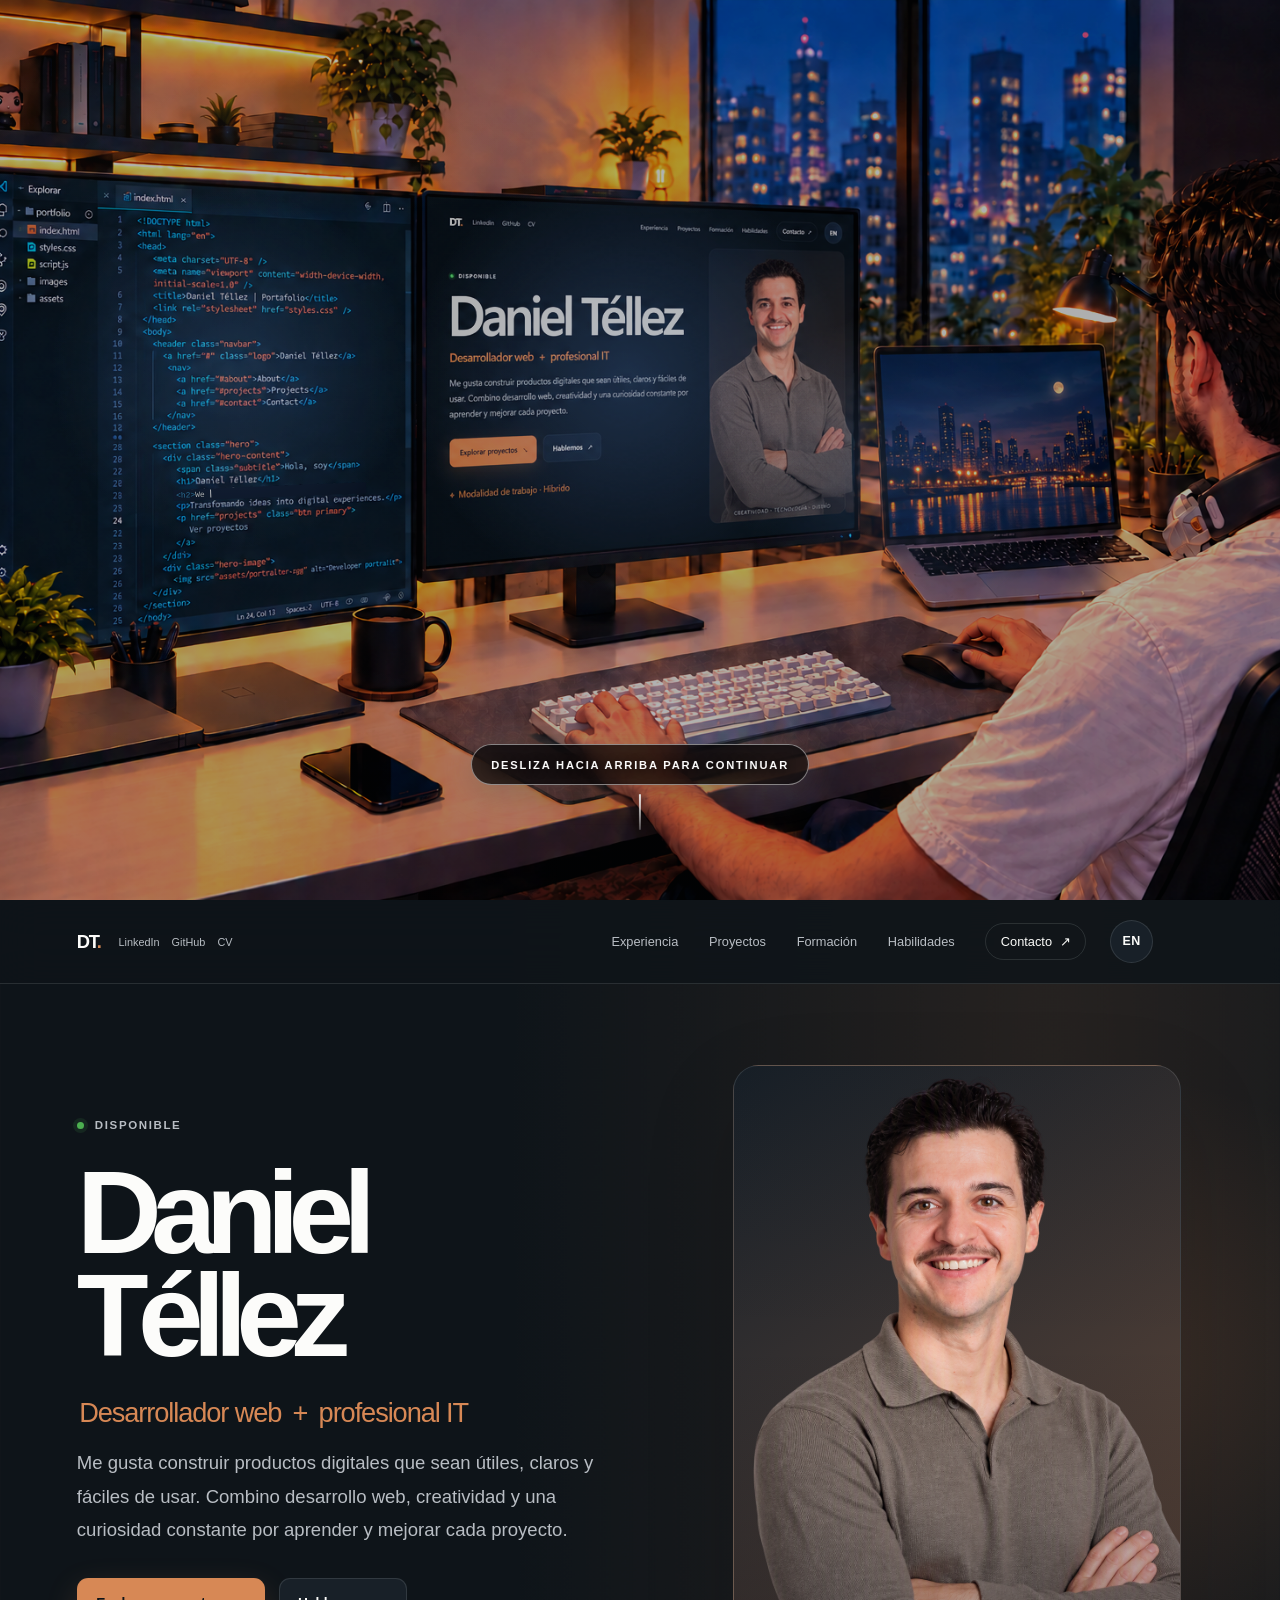
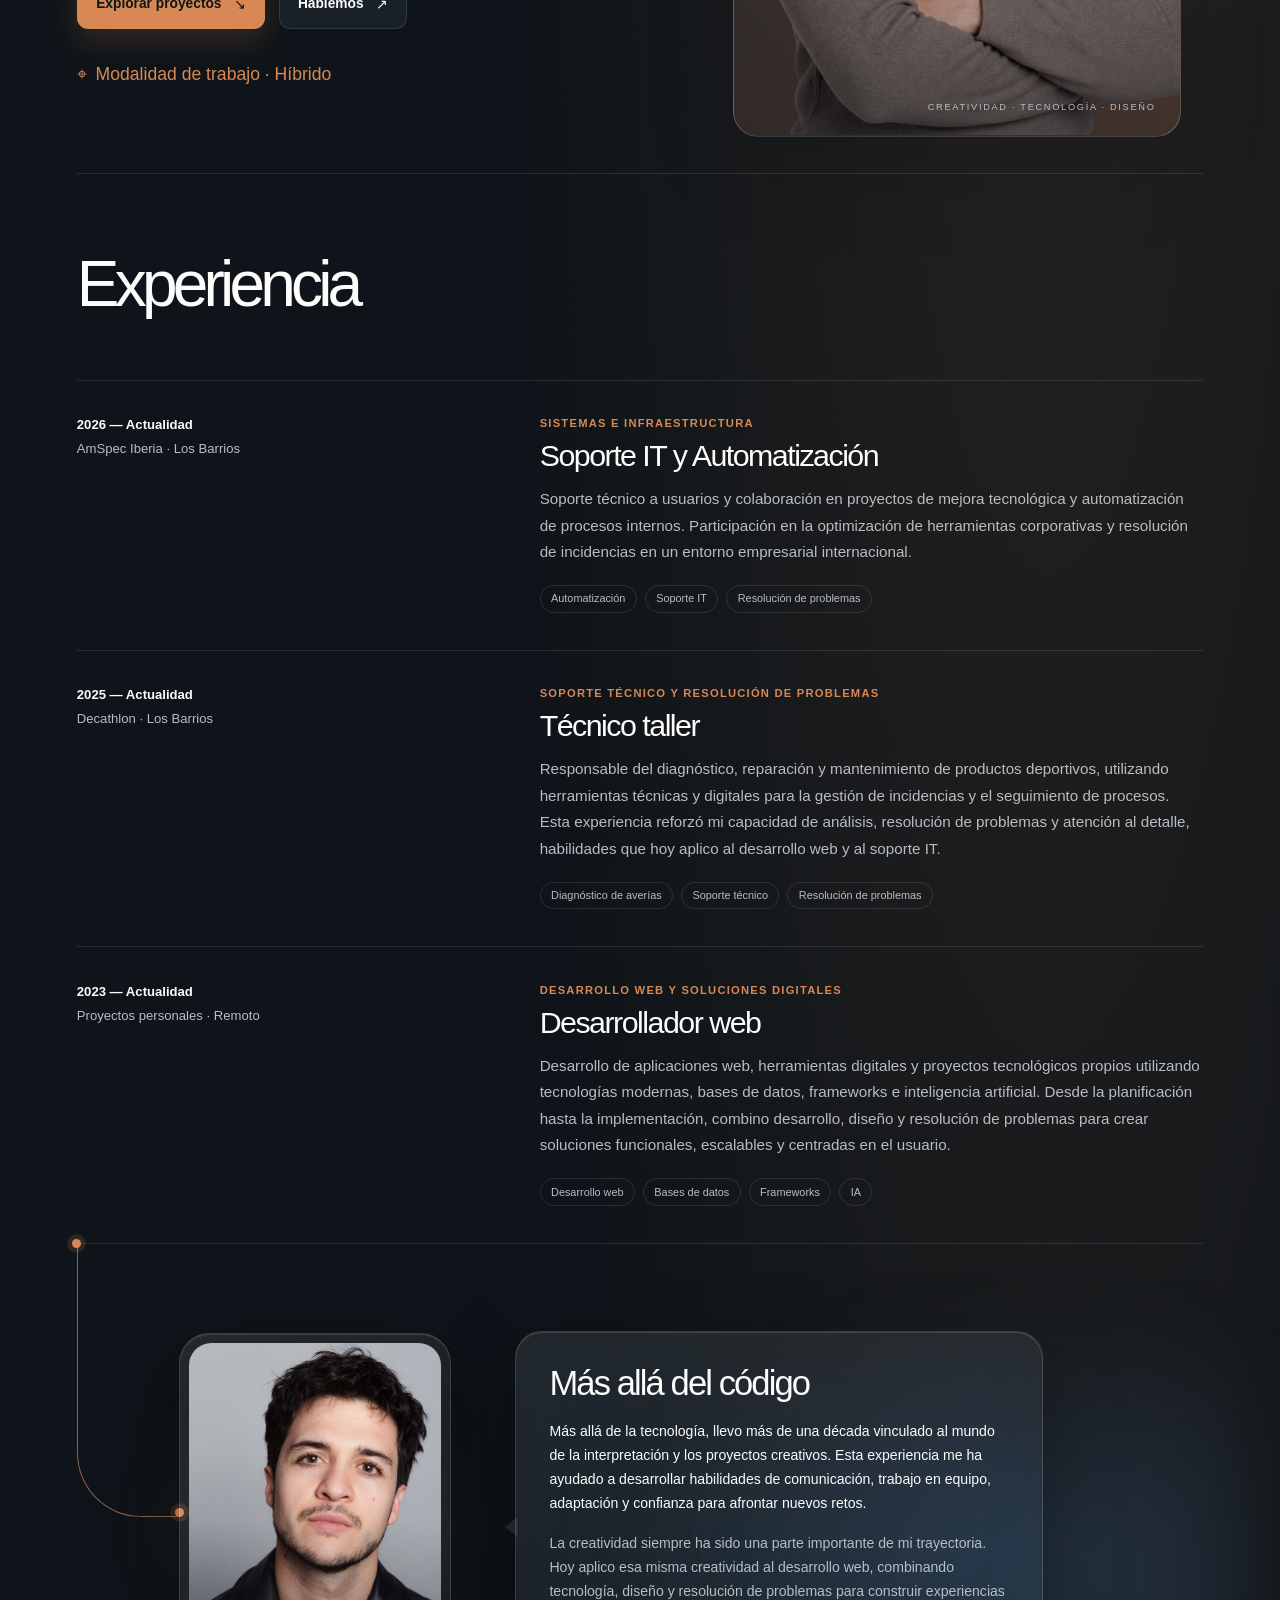
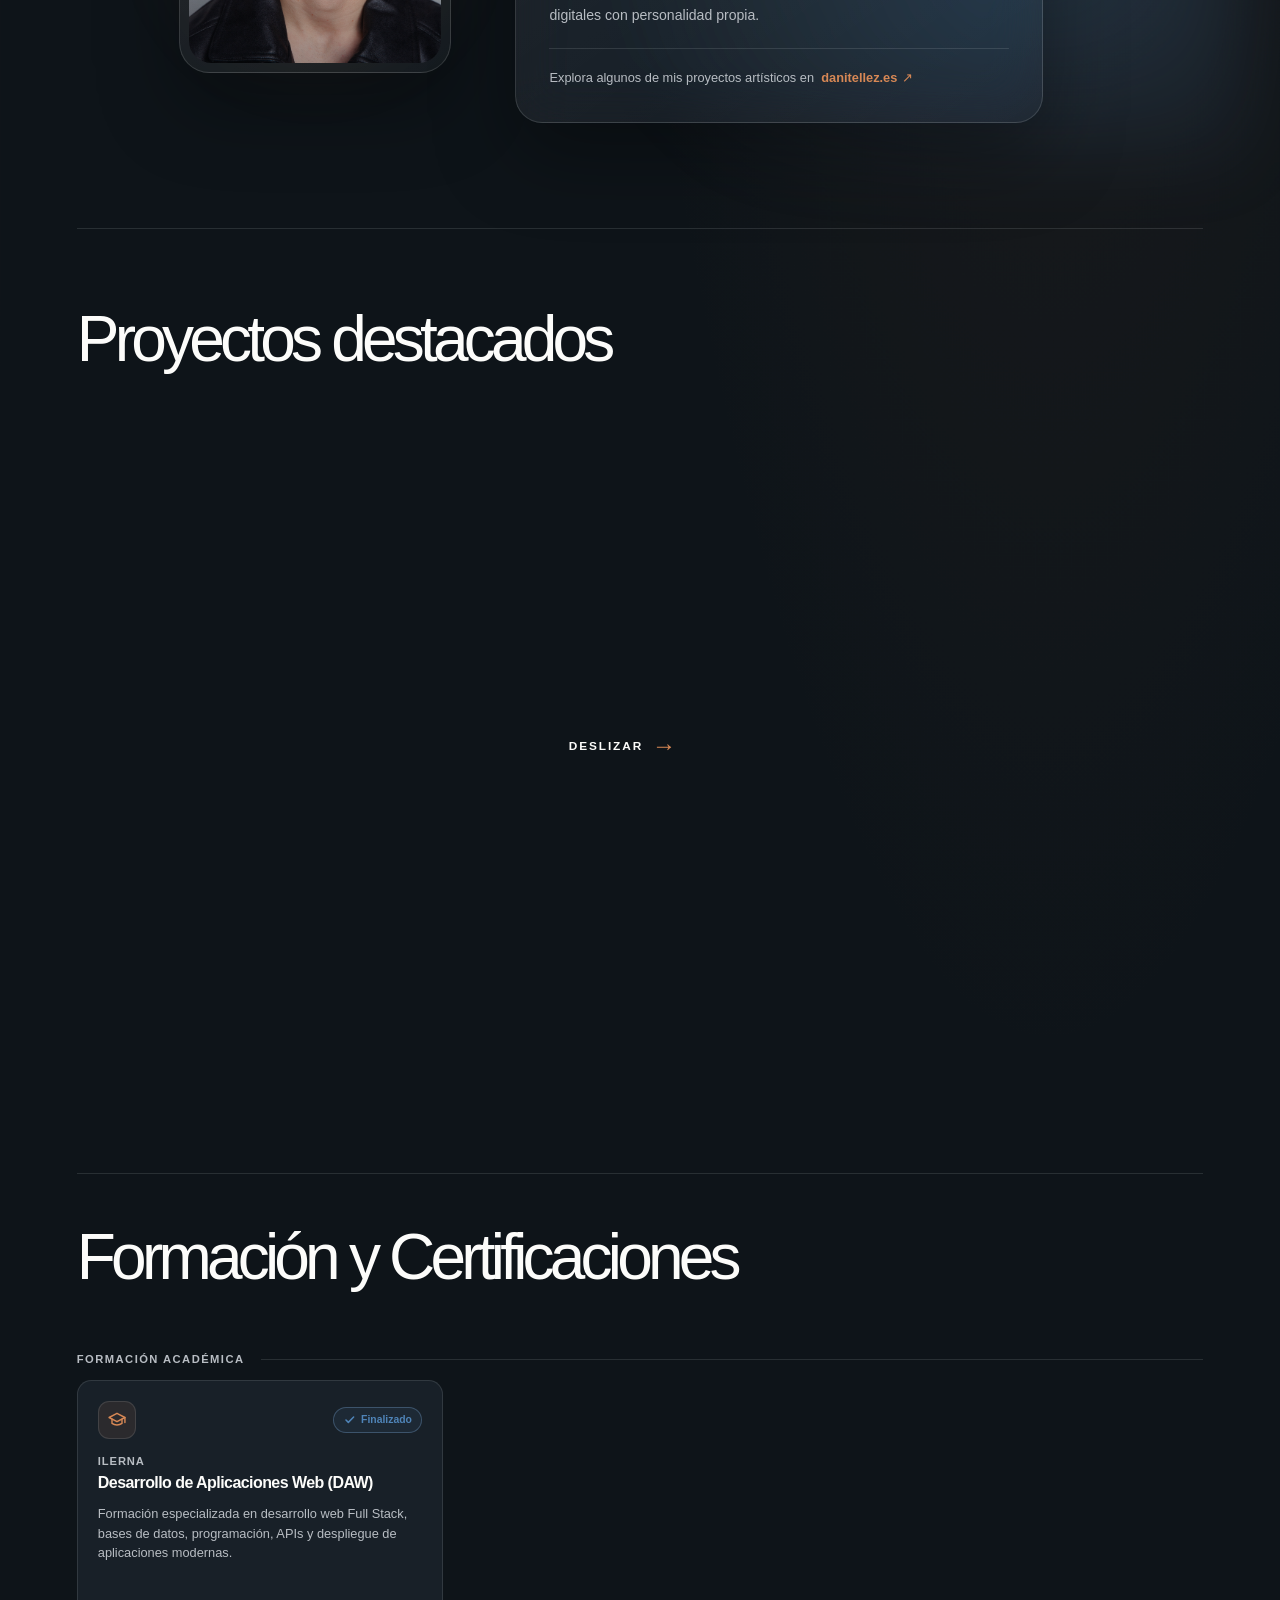
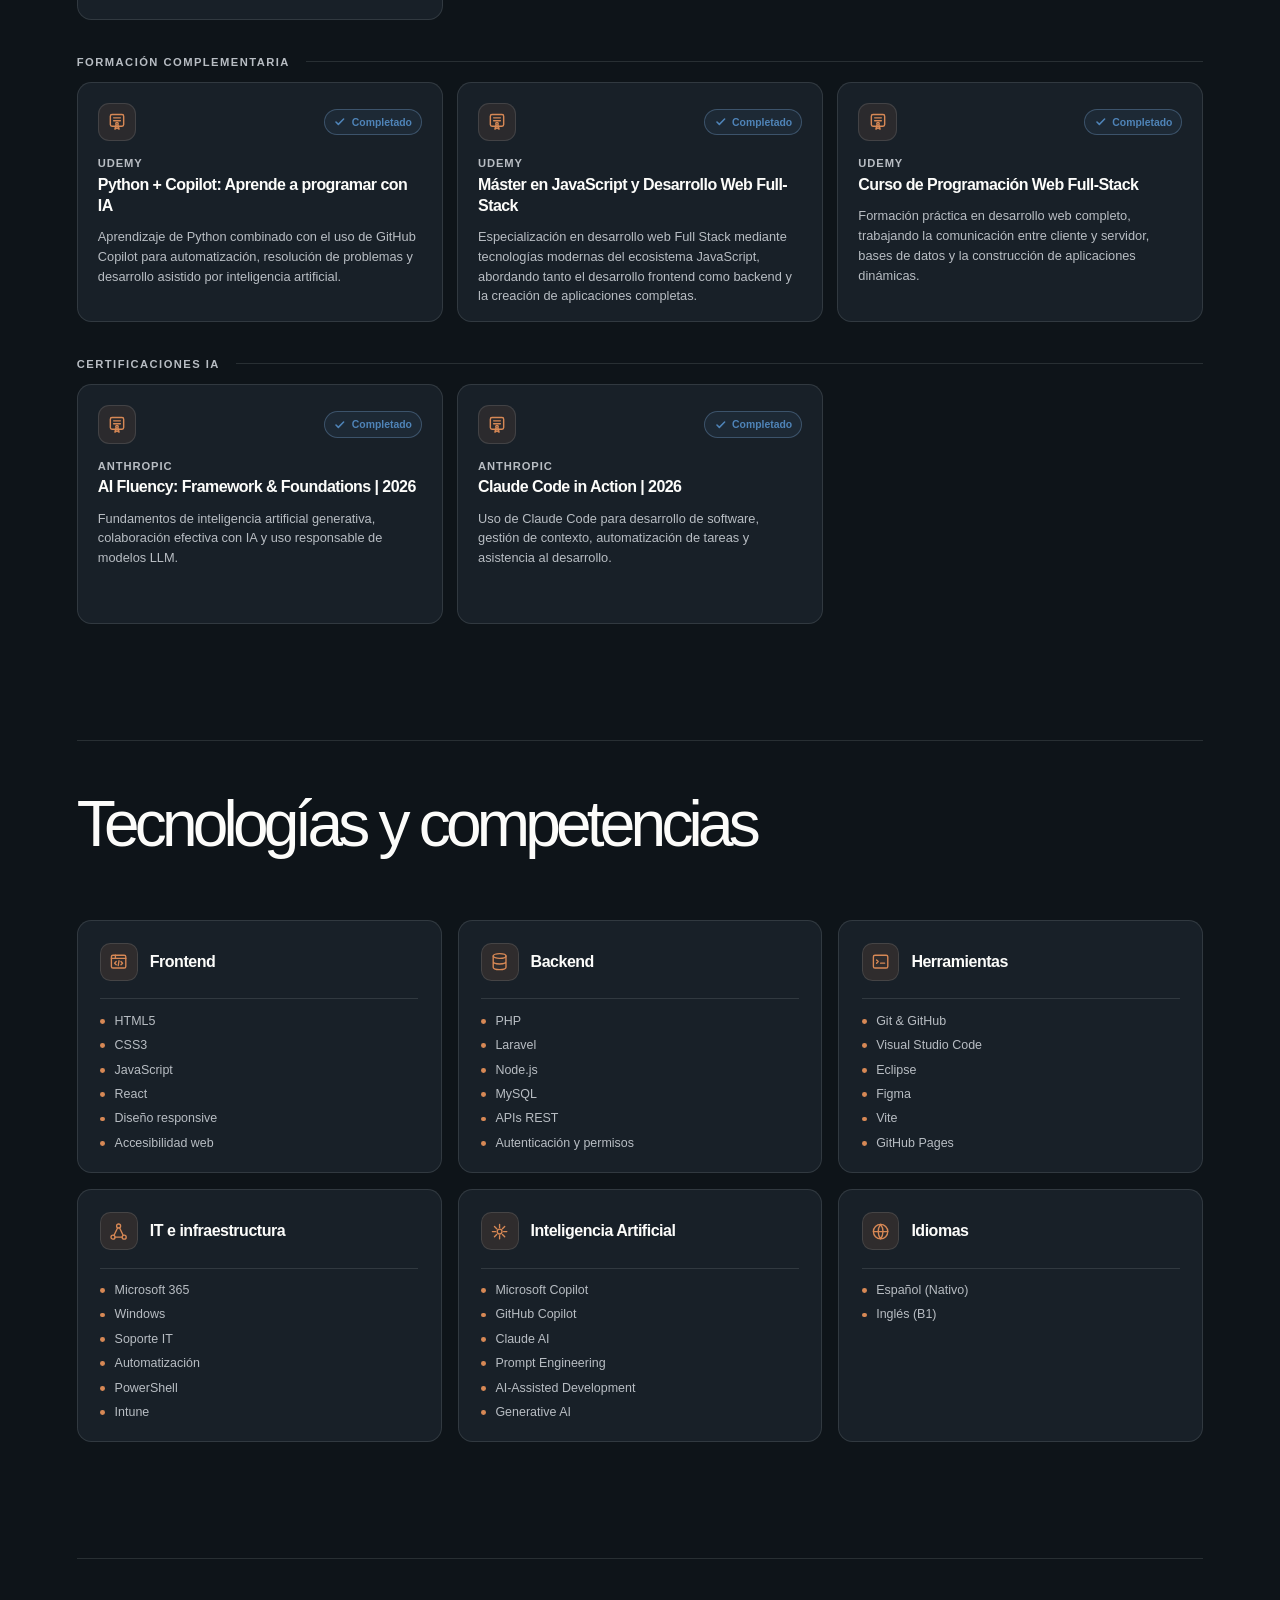
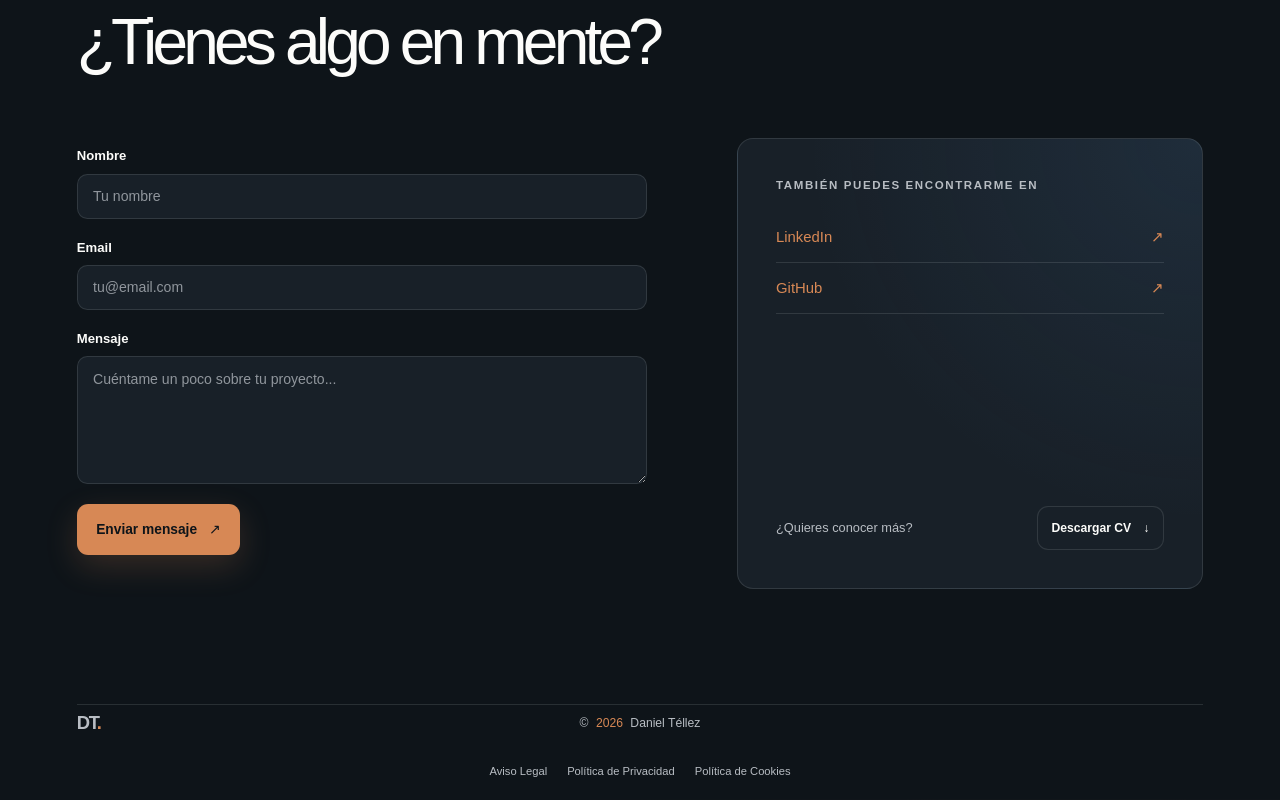
<file: index.html>
<!doctype html>
<html lang="es">
    <head>
        <meta charset="utf-8">
        <meta name="viewport" content="width=device-width, initial-scale=1">
        <meta name="theme-color" content="#0e1419">
        <link rel="icon" type="image/svg+xml" href="assets/icons/favicon.svg" sizes="any">
        <link rel="icon" type="image/png" href="assets/icons/dt-logo.png" sizes="768x768">
        <link rel="apple-touch-icon" href="assets/icons/dt-logo.png">
        <link rel="manifest" href="/manifest.webmanifest">
        <meta
            name="description"
            content="Portfolio profesional de Daniel Téllez. Desarrollo web, soporte IT, automatización de procesos y soluciones digitales."
        >
        <meta name="robots" content="index,follow,max-image-preview:large">
        <link rel="canonical" href="https://danieltellez.dev/">
        <link rel="alternate" hreflang="es-ES" href="https://danieltellez.dev/">
        <link rel="alternate" hreflang="en" href="https://danieltellez.dev/?lang=en">
        <link rel="alternate" hreflang="x-default" href="https://danieltellez.dev/">
        <meta property="og:type" content="website">
        <meta property="og:site_name" content="Daniel Téllez">
        <meta property="og:title" content="Daniel Téllez | Web Developer, IT Support &amp; Automation">
        <meta property="og:description" content="Portfolio profesional de Daniel Téllez. Desarrollo web, soporte IT, automatización de procesos y soluciones digitales.">
        <meta property="og:url" content="https://danieltellez.dev/">
        <meta property="og:locale" content="es_ES" data-i18n-content="ogLocale">
        <meta property="og:locale:alternate" content="en_US" data-i18n-content="ogLocaleAlternate">
        <meta property="og:image" content="https://danieltellez.dev/assets/images/pc_setup.png">
        <meta property="og:image:type" content="image/png">
        <meta property="og:image:alt" content="Captura del portfolio profesional de Daniel Téllez">
        <meta property="og:image:width" content="1918">
        <meta property="og:image:height" content="911">
        <meta name="twitter:card" content="summary_large_image">
        <meta name="twitter:title" content="Daniel Téllez | Web Developer, IT Support &amp; Automation">
        <meta name="twitter:description" content="Portfolio profesional de Daniel Téllez. Desarrollo web, soporte IT, automatización de procesos y soluciones digitales.">
        <meta name="twitter:image" content="https://danieltellez.dev/assets/images/pc_setup.png">
        <meta name="twitter:image:alt" content="Captura del portfolio profesional de Daniel Téllez">
        <title>Daniel Téllez | Web Developer, IT Support &amp; Automation</title>
        <script type="application/ld+json">
            {
                "@context": "https://schema.org",
                "@graph": [
                    {
                        "@type": "WebSite",
                        "@id": "https://danieltellez.dev/#website",
                        "url": "https://danieltellez.dev/",
                        "name": "Portfolio de Daniel Téllez",
                        "inLanguage": ["es-ES", "en"],
                        "publisher": {
                            "@id": "https://danieltellez.dev/#person"
                        }
                    },
                    {
                        "@type": "ProfilePage",
                        "@id": "https://danieltellez.dev/#profile",
                        "url": "https://danieltellez.dev/",
                        "name": "Daniel Téllez | Web Developer, IT Support & Automation",
                        "isPartOf": {
                            "@id": "https://danieltellez.dev/#website"
                        },
                        "mainEntity": {
                            "@id": "https://danieltellez.dev/#person"
                        },
                        "inLanguage": ["es-ES", "en"]
                    },
                    {
                        "@type": "Person",
                        "@id": "https://danieltellez.dev/#person",
                        "name": "Daniel Téllez",
                        "alternateName": "Daniel Tellez",
                        "url": "https://danieltellez.dev/",
                        "image": "https://danieltellez.dev/assets/images/Perfil1.png",
                        "jobTitle": "Web Developer, IT Support & Automation",
                        "description": "Portfolio profesional de Daniel Téllez. Desarrollo web, soporte IT, automatización de procesos y soluciones digitales.",
                        "email": "danitellez.dev@gmail.com",
                        "address": {
                            "@type": "PostalAddress",
                            "addressRegion": "Andalucía",
                            "addressCountry": "ES"
                        },
                        "sameAs": [
                            "https://www.linkedin.com/in/daniel-t%C3%A9llez-mart%C3%ADn-0aa8bb448/",
                            "https://github.com/danitellezdev"
                        ],
                        "knowsAbout": [
                            "Desarrollo web",
                            "Soporte IT",
                            "Automatización de procesos",
                            "Desarrollo frontend",
                            "Desarrollo backend",
                            "Bases de datos"
                        ]
                    }
                ]
            }
        </script>
        <link rel="preload" as="image" href="assets/images/Setup.png">
        <link rel="stylesheet" href="css/main.css">
        <script type="module" src="js/main.js"></script>
    </head>
    <body data-theme="dark">
        <main>
            <a class="site-skip-link" href="#portfolio-title" data-skip-to-content data-i18n="skipToContent">Saltar al contenido</a>
            <section class="intro" id="intro" aria-label="Introducción" data-i18n-aria="introLabel">
                <div class="intro-stage">
                    <div class="intro-camera" aria-hidden="true">
                        <div class="intro-parallax">
                            <img
                                class="intro-image"
                                src="assets/images/Setup.png"
                                alt=""
                                width="1536"
                                height="1024"
                                fetchpriority="high"
                            >
                            <div class="monitor-code-row" aria-hidden="true">
                                <span class="monitor-code-title" data-typing-part></span><span class="monitor-code-subtitle" data-typing-part></span><span class="monitor-code-title" data-typing-part></span>
                                <span class="monitor-code-cursor"></span>
                            </div>
                        </div>
                        <div class="intro-overlay" aria-hidden="true"></div>
                    </div>
                    <div class="scene-lighting scene-lighting--warm" aria-hidden="true"></div>
                    <div class="scene-lighting scene-lighting--monitors" aria-hidden="true"></div>
                    <div class="scene-lighting scene-lighting--reflections" aria-hidden="true"></div>
                    <a class="scroll-indicator" href="#portfolio">
                        <span data-i18n="scrollPrompt">Desliza hacia arriba para continuar</span>
                        <span class="scroll-indicator__line" aria-hidden="true"></span>
                    </a>
                </div>
            </section>

            <section class="portfolio" id="portfolio" aria-labelledby="portfolio-title" inert>
                <header class="site-header">
                    <div class="header-brand">
                        <a class="wordmark" href="#intro" aria-label="Volver al inicio" data-i18n-aria="homeLabel">
                            DT<span>.</span>
                        </a>
                        <nav class="header-quick-links" aria-label="Redes y currículum">
                            <a href="https://www.linkedin.com/in/daniel-t%C3%A9llez-mart%C3%ADn-0aa8bb448/" target="_blank" rel="noopener noreferrer">LinkedIn</a>
                            <a href="https://github.com/repos" target="_blank" rel="noopener noreferrer">GitHub</a>
                            <button type="button" aria-label="Descargar CV" data-i18n-aria="cvDownload" aria-haspopup="dialog" aria-controls="cv-download-dialog" data-cv-download-trigger>CV</button>
                        </nav>
                    </div>
                    <nav class="site-nav" aria-label="Navegación principal" data-i18n-aria="navLabel">
                        <a href="#experiencia" data-i18n="navExperience">Experiencia</a>
                        <a href="#proyectos" data-i18n="navProjects">Proyectos</a>
                        <a href="#formacion" data-i18n="navEducation">Formación</a>
                        <a href="#habilidades" data-i18n="navSkills">Habilidades</a>
                        <a class="site-nav__contact" href="#contacto"><span data-i18n="navContact">Contacto</span> <span aria-hidden="true">↗</span></a>
                    </nav>
                    <div class="header-controls">
                    <button class="language-toggle" type="button" aria-label="Cambiar idioma a inglés" data-i18n-aria="languageToggleLabel">
                        <span class="language-toggle__label" aria-hidden="true">EN</span>
                    </button>
                    <span class="chain-slot" aria-hidden="true"></span>
                    <button class="chain-handle" type="button" aria-label="Cambiar a tema claro">
                        <span class="chain-handle__icon" aria-hidden="true">☾</span>
                    </button>
                    </div>
                </header>

                <div class="portfolio-content">
                    <section class="portfolio-hero" aria-labelledby="portfolio-title">
                        <div class="portfolio-hero__copy">
                            <p class="eyebrow reveal"><span class="availability-dot"></span> <span data-i18n="heroEyebrow">Disponible</span></p>
                            <h1 class="portfolio-title reveal" id="portfolio-title" tabindex="-1">
                                <span data-i18n="heroName">Daniel Téllez</span>
                            </h1>
                            <p class="portfolio-hero__role reveal"><span data-i18n="heroRoleWeb">Desarrollador web</span> <span>+</span> <span data-i18n="heroRoleIT">profesional IT</span></p>
                            <p class="portfolio-hero__description reveal" data-i18n="heroDescription">
                                Me gusta construir productos digitales que sean útiles, claros y fáciles de usar. 
                                Combino desarrollo web, creatividad y una curiosidad constante 
                                por aprender y mejorar cada proyecto.
                            </p>
                            <div class="portfolio-hero__actions reveal">
                                <a class="button button--primary" href="#proyectos"><span data-i18n="heroProjectsButton">Explorar proyectos</span> <span aria-hidden="true">↘</span></a>
                                <a class="button button--secondary" href="#contacto"><span data-i18n="heroContactButton">Hablemos</span> <span aria-hidden="true">↗</span></a>
                            </div>
                            <p class="portfolio-hero__location reveal"><span aria-hidden="true">⌖</span> <span data-i18n="heroLocation">Modalidad de trabajo · Híbrido</span></p>
                        </div>
                        <div class="profile-visual reveal" role="img" aria-label="Retrato de Daniel Téllez" data-i18n-aria="profileImageLabel">
                            <img class="profile-visual__photo" src="assets/images/Perfil1.png" alt="" width="1024" height="1536" decoding="async">
                            <span class="profile-visual__caption" data-i18n="profileCaption">CREATIVIDAD · TECNOLOGÍA · DISEÑO</span>
                        </div>
                    </section>

                    <section class="content-section experience experience--connected" id="experiencia" aria-labelledby="experience-title">
                        <div class="section-heading reveal">
                            <div>
                                <h2 id="experience-title" data-i18n="experienceTitle">Experiencia</h2>
                            </div>
                        </div>
                        <div class="timeline">
                            <article class="timeline-entry reveal">
                                <div class="timeline-entry__meta"><span data-i18n="experience1Date">2026 — Actualidad</span><span data-i18n="experience1Company">AmSpec Iberia · Los Barrios</span></div>
                                <div class="timeline-entry__content">
                                    <p class="timeline-entry__type" data-i18n="experience1Type">Sistemas e infraestructura</p>
                                    <h3 data-i18n="experience1Role">Soporte IT y Automatización</h3>
                                    <p data-i18n="experience1Description">Soporte técnico a usuarios y colaboración en proyectos de mejora tecnológica y automatización de procesos internos. Participación en la optimización de herramientas corporativas y resolución de incidencias en un entorno empresarial internacional.</p>
                                    <div class="tag-list"><span data-i18n="tagAutomation">Automatización</span><span data-i18n="tagItSupport">Soporte IT</span><span data-i18n="tagProblemSolving">Resolución de problemas</span></div>
                                </div>
                            </article>
                            <article class="timeline-entry reveal">
                                <div class="timeline-entry__meta"><span data-i18n="experience2Date">2025 — Actualidad</span><span data-i18n="experience2Company">Decathlon · Los Barrios</span></div>
                                <div class="timeline-entry__content">
                                    <p class="timeline-entry__type" data-i18n="experience2Type">Soporte Técnico y Resolución de problemas</p>
                                    <h3 data-i18n="experience2Role">Técnico taller</h3>
                                    <p data-i18n="experience2Description">Responsable del diagnóstico, reparación y mantenimiento de productos deportivos, utilizando herramientas técnicas y digitales para la gestión de incidencias y el seguimiento de procesos. Esta experiencia reforzó mi capacidad de análisis, resolución de problemas y atención al detalle, habilidades que hoy aplico al desarrollo web y al soporte IT.</p>
                                    <div class="tag-list"><span data-i18n="tagTroubleshooting">Diagnóstico de averías</span><span data-i18n="tagTechnicalSupport">Soporte técnico</span><span data-i18n="tagProblemSolving">Resolución de problemas</span></div>
                                </div>
                            </article>
                            <article class="timeline-entry reveal">
                                <div class="timeline-entry__meta"><span data-i18n="experience3Date">2023 — Actualidad</span><span data-i18n="experience3Company">Proyectos personales · Remoto</span></div>
                                <div class="timeline-entry__content">
                                    <p class="timeline-entry__type" data-i18n="experience3Type">Desarrollo web y soluciones digitales</p>
                                    <h3 data-i18n="experience3Role">Desarrollador web</h3>
                                    <p data-i18n="experience3Description">Desarrollo de aplicaciones web, herramientas digitales y proyectos tecnológicos propios utilizando tecnologías modernas, bases de datos, frameworks e inteligencia artificial. Desde la planificación hasta la implementación, combino desarrollo, diseño y resolución de problemas para crear soluciones funcionales, escalables y centradas en el usuario.</p>
                                    <div class="tag-list"><span data-i18n="tagWebDevelopment">Desarrollo web</span><span data-i18n="tagDatabases">Bases de datos</span><span data-i18n="tagFrameworks">Frameworks</span><span data-i18n="tagAI">IA</span></div>
                                </div>
                            </article>
                        </div>
                    </section>

                    <section class="story" id="mas-alla" aria-labelledby="story-title">
                        <div class="story-grid" data-story>
                            <div class="story__line reveal" aria-hidden="true">
                                <span class="story__path"></span>
                                <span class="story__branch"></span>
                                <span class="story__pulse story__pulse--vertical"><i></i></span>
                                <span class="story__pulse story__pulse--horizontal"><i></i></span>
                                <span class="story__node story__node--start"></span>
                                <span class="story__node story__node--end"></span>
                            </div>

                            <div class="story__media reveal">
                                <a class="story__portrait" href="https://danitellez.es" target="_blank" rel="noopener noreferrer" tabindex="-1" aria-label="Retrato de Daniel Téllez. Visitar danitellez.es" data-i18n-aria="storyImageLabel">
                                    <img src="assets/images/danitellez.jpg" alt="" width="1371" height="1920" loading="lazy" decoding="async">
                                    <span class="story__chip" aria-hidden="true">danitellez.es <span>↗</span></span>
                                </a>
                            </div>

                            <div class="story__aside reveal">
                                <article class="story-card">
                                    <h2 id="story-title" data-i18n="storyTitle">Más allá del código</h2>
                                    <p class="story-card__lead" data-i18n="storyText1">Más allá de la tecnología, llevo más de una década vinculado al mundo de la interpretación y los proyectos creativos. Esta experiencia me ha ayudado a desarrollar habilidades de comunicación, trabajo en equipo, adaptación y confianza para afrontar nuevos retos.</p>
                                    <p data-i18n="storyText2">La creatividad siempre ha sido una parte importante de mi trayectoria. Hoy aplico esa misma creatividad al desarrollo web, combinando tecnología, diseño y resolución de problemas para construir experiencias digitales con personalidad propia.</p>
                                    <p class="story-card__footer">
                                        <span data-i18n="storyFooter">Explora algunos de mis proyectos artísticos en</span>
                                        <a class="story-card__link" href="https://danitellez.es" target="_blank" rel="noopener noreferrer" aria-label="danitellez.es (se abre en una pestaña nueva)" data-i18n-aria="storyLinkLabel">danitellez.es <span aria-hidden="true">↗</span></a>
                                    </p>
                                </article>

                                <a class="story-preview" href="https://danitellez.es" target="_blank" rel="noopener noreferrer" tabindex="-1" aria-hidden="true">
                                    <div class="story-preview__chrome">
                                        <span class="story-preview__dots"><i></i><i></i><i></i></span>
                                        <span class="story-preview__url">
                                            <svg viewBox="0 0 16 16" width="10" height="10" fill="none" stroke="currentColor" stroke-width="1.6" stroke-linecap="round" stroke-linejoin="round"><rect x="3" y="7" width="10" height="7" rx="1.6"/><path d="M5.5 7V5a2.5 2.5 0 0 1 5 0v2"/></svg>
                                            danitellez.es
                                        </span>
                                    </div>
                                    <div class="story-preview__viewport">
                                        <div class="mock-page">
                                            <div class="mock-nav">
                                                <b class="mock-nav__brand">DANI <em>TÉLLEZ</em></b>
                                                <div class="mock-nav__links"><span>Filmografía</span><span>Book</span><span>Videobook</span><span>Prensa</span><span class="mock-nav__cta">Contacto ↗</span></div>
                                            </div>
                                            <div class="mock-hero">                                            <img src="assets/images/danitellez.jpg" alt="" width="1371" height="1920" loading="lazy" decoding="async"></div>
                                            <div class="mock-featured">
                                                <small>Una selección de trabajos</small>
                                                <strong>Proyectos destacados</strong>
                                                <div class="mock-featured__row">
                                                    <div class="mock-thumb mock-thumb--a"></div>
                                                    <div class="mock-copy"><small>Cine</small><b>“Federico García Lorca”</b><span>Antonia</span></div>
                                                </div>
                                                <div class="mock-featured__row mock-featured__row--reverse">
                                                    <div class="mock-thumb mock-thumb--b"></div>
                                                    <div class="mock-copy"><small>Televisión</small><b>“Rober”</b><span>Cuando nadie nos ve</span></div>
                                                </div>
                                            </div>
                                        </div>
                                    </div>
                                </a>
                            </div>
                        </div>
                    </section>

                    <section class="content-section projects" id="proyectos" aria-labelledby="projects-title">
                        <div class="section-heading reveal">
                            <div>
                                <h2 id="projects-title" data-i18n="projectsTitle">Proyectos destacados</h2>
                            </div>
                        </div>
                        <div class="project-archive is-stacked" data-project-archive>
                        <div class="project-grid" data-project-archive-grid>
                            <article class="project-card reveal">
                                <div class="project-art project-art--backup">
                                    <span class="project-art__label">BACKUP-MONITOR / 01</span>
                                    <img
                                        class="project-art__image"
                                        src="assets/images/backup/Tarjeta backup.png"
                                        alt="Panel de Backup Monitor con copias operativas, advertencias y errores"
                                        width="1202"
                                        height="597"
                                        loading="lazy"
                                        decoding="async"
                                    >
                                </div>
                                <div class="project-card__body">
                                    <p class="project-card__type" data-i18n="project1Type">Automatización y monitorización</p>
                                    <h3 data-i18n="project1Title">Backup Monitor</h3>
                                    <p data-i18n="project1Description">Sistema de monitorización diseñado para ofrecer visibilidad completa sobre las copias de seguridad de los laboratorios. Automatiza la recopilación de datos, clasifica estados de funcionamiento, genera informes Excel y proporciona un panel web centralizado para detectar incidencias de forma rápida y eficiente.</p>
                                    <div class="tag-list"><span>Python</span><span>PowerShell</span><span>JavaScript</span><span>HTML</span><span>CSS</span><span>JSON</span><span>Excel</span></div>
                                    <div class="project-card__actions">
                                        <a class="project-link" href="assets/images/backup/completa_backup.png" data-project-preview data-project-gallery="backup" aria-haspopup="dialog"><span data-i18n="projectLink">Ver proyecto</span> <span aria-hidden="true">↗</span></a>
                                        <a class="project-link" href="https://github.com/danitellezdev/BackupMonitor" target="_blank" rel="noopener noreferrer"><span data-i18n="projectRepositoryLink">GitHub</span> <span aria-hidden="true">↗</span></a>
                                    </div>
                                </div>
                            </article>
                            <article class="project-card reveal">
                                <div class="project-art project-art--personal">
                                    <span class="project-art__label">DANI TELLEZ / 02</span>
                                    <img
                                        class="project-art__image--personal"
                                        src="assets/images/danitellez.es/tarjeta_danitellez.es.png"
                                        alt="Captura de la portada de danitellez.es con un retrato profesional de Dani Téllez"
                                        data-i18n-alt="project2ImageAlt"
                                        width="1454"
                                        height="943"
                                        loading="lazy"
                                        decoding="async"
                                    >
                                </div>
                                <div class="project-card__body">
                                    <p class="project-card__type" data-i18n="project2Type">Diseño web y marca personal</p>
                                    <h3 data-i18n="project2Title">Danitellez.es</h3>
                                    <p data-i18n="project2Description">Sitio web profesional desarrollado para presentar la trayectoria artística y audiovisual de Dani Téllez. Diseñado como portfolio digital, reúne biografía, filmografía, book fotográfico, videobook, apariciones en medios y vías de contacto en una experiencia visual moderna, accesible y optimizada para cualquier dispositivo.</p>
                                    <div class="tag-list"><span>HTML</span><span>CSS</span><span>JavaScript</span><span>SEO</span><span data-i18n="project2Accessibility">Accesibilidad</span><span data-i18n="project2Responsive">Responsive Design</span></div>
                                    <div class="project-card__actions">
                                        <a class="project-link" href="assets/images/danitellez.es/danitellez.es_.png" data-project-preview data-project-gallery="danitellez" aria-haspopup="dialog"><span data-i18n="projectLink">Ver proyecto</span> <span aria-hidden="true">↗</span></a>
                                        <a class="project-link" href="https://danitellez.es/" target="_blank" rel="noopener noreferrer"><span data-i18n="projectWebsiteLink">Ver sitio</span> <span aria-hidden="true">↗</span></a>
                                        <a class="project-link" href="https://github.com/danitellezdev/DaniTellez-Web" target="_blank" rel="noopener noreferrer"><span data-i18n="projectRepositoryLink">GitHub</span> <span aria-hidden="true">↗</span></a>
                                    </div>
                                </div>
                            </article>
                            <article class="project-card project-card--liberarte reveal">
                                <div class="project-art project-art--liberarte">
                                    <span class="project-art__label">LIBERARTE / 03</span>
                                    <img
                                        class="project-art__image project-art__image--liberarte"
                                        src="assets/images/liberarte/liberarte tarjeta .png"
                                        alt="Vista de la plataforma LiberArte para la gestión de actividades artísticas infantiles"
                                        width="1554"
                                        height="875"
                                        loading="lazy"
                                        decoding="async"
                                    >
                                </div>
                                <div class="project-card__body">
                                    <p class="project-card__type" data-i18n="project3Type">APLICACIÓN WEB FULL STACK</p>
                                    <h3 data-i18n="project3Title">LiberArte</h3>
                                    <p data-i18n="project3Description">Aplicación web desarrollada para digitalizar y centralizar la gestión de un centro infantil de actividades artísticas. Incorpora distintos niveles de acceso, paneles personalizados y una arquitectura basada en API que conecta una interfaz moderna con un sistema de gestión completo para administradores, empleados y tutores.</p>
                                    <div class="tag-list"><span>Laravel</span><span>PHP</span><span>React</span><span>MySQL</span><span>Vite</span><span>API REST</span></div>
                                    <div class="project-card__actions">
                                        <a class="project-link" href="assets/images/liberarte/localhost_5173_.png" data-project-preview data-project-gallery="liberarte" aria-haspopup="dialog"><span data-i18n="projectLink">Ver proyecto</span> <span aria-hidden="true">↗</span></a>
                                        <a class="project-link" href="https://github.com/danitellezdev/LiberArte" target="_blank" rel="noopener noreferrer"><span data-i18n="projectRepositoryLink">GitHub</span> <span aria-hidden="true">↗</span></a>
                                    </div>
                                </div>
                            </article>
                            <article class="project-card reveal">
                                <div class="project-art project-art--verbquest">
                                    <span class="project-art__label">VERBQUEST / 04</span>
                                    <img
                                        class="project-art__image project-art__image--verbquest"
                                        src="assets/images/verbquest/tarjeta_verbQuest.png"
                                        alt="Tarjeta de presentación de la plataforma educativa VerbQuest"
                                        width="1114"
                                        height="465"
                                        loading="lazy"
                                        decoding="async"
                                    >
                                </div>
                                <div class="project-card__body">
                                    <p class="project-card__type" data-i18n="project4Type">APLICACIÓN WEB EDUCATIVA</p>
                                    <h3 data-i18n="project4Title">VerbQuest</h3>
                                    <p data-i18n="project4Description">Plataforma educativa desarrollada para facilitar el aprendizaje del inglés mediante ejercicios interactivos, seguimiento del progreso y mecánicas de gamificación. El proyecto incorpora prácticas de verbos y tiempos verbales, interfaz bilingüe y almacenamiento local para ofrecer una experiencia personalizada sin necesidad de registro.</p>
                                    <div class="tag-list"><span>HTML5</span><span>CSS3</span><span>JavaScript</span><span>Node.js</span><span>GitHub Pages</span><span>DeepL API</span></div>
                                    <div class="project-card__actions">
                                        <a class="project-link" href="assets/images/verbquest/dominaverbos.png" data-project-preview data-project-gallery="verbquest" aria-haspopup="dialog"><span data-i18n="projectLink">Ver proyecto</span> <span aria-hidden="true">↗</span></a>
                                        <a class="project-link" href="https://danitellezdev.github.io/VerbQuest/" target="_blank" rel="noopener noreferrer"><span data-i18n="projectWebsiteLink">Ver sitio</span> <span aria-hidden="true">↗</span></a>
                                        <a class="project-link" href="https://github.com/danitellezdev/VerbQuest" target="_blank" rel="noopener noreferrer"><span data-i18n="projectRepositoryLink">GitHub</span> <span aria-hidden="true">↗</span></a>
                                    </div>
                                </div>
                            </article>
                            <button class="archive-tab archive-tab--close" type="button" aria-label="Cerrar el archivador de proyectos" data-i18n-aria="archiveCloseLabel" data-archive-close>
                                <span class="archive-tab__arrow" aria-hidden="true">←</span>
                                <span class="archive-tab__text" data-i18n="archiveClose">Cerrar</span>
                            </button>
                        </div>
                        <button class="archive-tab archive-tab--open" type="button" aria-label="Desplegar el archivador de proyectos" data-i18n-aria="archiveOpenLabel" aria-expanded="false" data-archive-open>
                            <span class="archive-tab__text" data-i18n="archiveOpen">Deslizar</span>
                            <span class="archive-tab__arrow" aria-hidden="true">→</span>
                        </button>
                        </div>
                    </section>

                    <section class="content-section education" id="formacion" aria-labelledby="education-title">
                        <div class="section-heading reveal">
                            <div>
                                <h2 id="education-title" data-i18n="educationTitle">Formación y Certificaciones</h2>
                            </div>
                        </div>

                        <div class="education-groups">
                            <div class="education-group">
                                <h3 class="education-group__title" data-i18n="educationAcademicTitle">Formación académica</h3>
                                <div class="education-grid education-grid--academic">
                                    <article class="education-card education-card--full-description reveal">
                                        <div class="education-card__top">
                                            <span class="education-card__icon" aria-hidden="true">
                                                <svg viewBox="0 0 24 24" fill="none" stroke="currentColor" stroke-width="1.7" stroke-linecap="round" stroke-linejoin="round">
                                                    <path d="m2.5 9 9.5-5 9.5 5-9.5 5-9.5-5Z"/>
                                                    <path d="M6 11v5.1c3.4 2.6 8.6 2.6 12 0V11"/>
                                                    <path d="M21.5 9v6"/>
                                                </svg>
                                            </span>
                                            <span class="education-card__status">
                                                <svg viewBox="0 0 16 16" fill="none" aria-hidden="true"><path d="m3.5 8.2 2.8 2.8 6.2-6.2" stroke="currentColor" stroke-width="1.8" stroke-linecap="round" stroke-linejoin="round"/></svg>
                                                <span data-i18n="educationFinished">Finalizado</span>
                                            </span>
                                        </div>
                                        <p class="education-card__institution">Ilerna</p>
                                        <h4 data-i18n="educationDawTitle">Desarrollo de Aplicaciones Web (DAW)</h4>
                                        <p class="education-card__description" data-i18n="educationDawDescription">Formación especializada en desarrollo web Full Stack, bases de datos, programación, APIs y despliegue de aplicaciones modernas.</p>
                                    </article>

                                </div>
                            </div>

                            <div class="education-group">
                                <h3 class="education-group__title" data-i18n="educationComplementaryTitle">Formación complementaria</h3>
                                <div class="education-grid education-grid--complementary">
                                    <article class="education-card education-card--full-description reveal">
                                        <div class="education-card__top">
                                            <span class="education-card__icon" aria-hidden="true">
                                                <svg viewBox="0 0 24 24" fill="none" stroke="currentColor" stroke-width="1.7" stroke-linecap="round" stroke-linejoin="round">
                                                    <rect x="4" y="3" width="16" height="14" rx="2"/>
                                                    <path d="M8 7h8M8 10.5h8"/>
                                                    <circle cx="12" cy="14" r="1.5"/>
                                                    <path d="m10.5 16.5-1 4 2.5-1.5 2.5 1.5-1-4"/>
                                                </svg>
                                            </span>
                                            <span class="education-card__status">
                                                <svg viewBox="0 0 16 16" fill="none" aria-hidden="true"><path d="m3.5 8.2 2.8 2.8 6.2-6.2" stroke="currentColor" stroke-width="1.8" stroke-linecap="round" stroke-linejoin="round"/></svg>
                                                <span data-i18n="educationCompleted">Completado</span>
                                            </span>
                                        </div>
                                        <p class="education-card__institution">Udemy</p>
                                        <h4 data-i18n="educationPythonCopilotTitle">Python + Copilot: Aprende a programar con IA</h4>
                                        <p class="education-card__description" data-i18n="educationPythonCopilotDescription">Aprendizaje de Python combinado con el uso de GitHub Copilot para automatización, resolución de problemas y desarrollo asistido por inteligencia artificial.</p>
                                    </article>

                                    <article class="education-card education-card--full-description reveal">
                                        <div class="education-card__top">
                                            <span class="education-card__icon" aria-hidden="true">
                                                <svg viewBox="0 0 24 24" fill="none" stroke="currentColor" stroke-width="1.7" stroke-linecap="round" stroke-linejoin="round">
                                                    <rect x="4" y="3" width="16" height="14" rx="2"/>
                                                    <path d="M8 7h8M8 10.5h8"/>
                                                    <circle cx="12" cy="14" r="1.5"/>
                                                    <path d="m10.5 16.5-1 4 2.5-1.5 2.5 1.5-1-4"/>
                                                </svg>
                                            </span>
                                            <span class="education-card__status">
                                                <svg viewBox="0 0 16 16" fill="none" aria-hidden="true"><path d="m3.5 8.2 2.8 2.8 6.2-6.2" stroke="currentColor" stroke-width="1.8" stroke-linecap="round" stroke-linejoin="round"/></svg>
                                                <span data-i18n="educationCompleted">Completado</span>
                                            </span>
                                        </div>
                                        <p class="education-card__institution">Udemy</p>
                                        <h4 data-i18n="educationJavascriptTitle">Máster en JavaScript y Desarrollo Web Full-Stack</h4>
                                        <p class="education-card__description" data-i18n="educationJavascriptDescription">Especialización en desarrollo web Full Stack mediante tecnologías modernas del ecosistema JavaScript, abordando tanto el desarrollo frontend como backend y la creación de aplicaciones completas.</p>
                                    </article>

                                    <article class="education-card reveal">
                                        <div class="education-card__top">
                                            <span class="education-card__icon" aria-hidden="true">
                                                <svg viewBox="0 0 24 24" fill="none" stroke="currentColor" stroke-width="1.7" stroke-linecap="round" stroke-linejoin="round">
                                                    <rect x="4" y="3" width="16" height="14" rx="2"/>
                                                    <path d="M8 7h8M8 10.5h8"/>
                                                    <circle cx="12" cy="14" r="1.5"/>
                                                    <path d="m10.5 16.5-1 4 2.5-1.5 2.5 1.5-1-4"/>
                                                </svg>
                                            </span>
                                            <span class="education-card__status">
                                                <svg viewBox="0 0 16 16" fill="none" aria-hidden="true"><path d="m3.5 8.2 2.8 2.8 6.2-6.2" stroke="currentColor" stroke-width="1.8" stroke-linecap="round" stroke-linejoin="round"/></svg>
                                                <span data-i18n="educationCompleted">Completado</span>
                                            </span>
                                        </div>
                                        <p class="education-card__institution">Udemy</p>
                                        <h4 data-i18n="educationFullStackTitle">Curso de Programación Web Full-Stack</h4>
                                        <p class="education-card__description education-card__description--full" data-i18n="educationFullStackDescription">Formación práctica en desarrollo web completo, trabajando la comunicación entre cliente y servidor, bases de datos y la construcción de aplicaciones dinámicas.</p>
                                    </article>

                                </div>
                            </div>

                            <div class="education-group">
                                <h3 class="education-group__title" data-i18n="educationAiCertificationsTitle">Certificaciones IA</h3>
                                <div class="education-grid education-grid--certifications">
                                    <article class="education-card education-card--full-description reveal">
                                        <div class="education-card__top">
                                            <span class="education-card__icon" aria-hidden="true">
                                                <svg viewBox="0 0 24 24" fill="none" stroke="currentColor" stroke-width="1.7" stroke-linecap="round" stroke-linejoin="round">
                                                    <rect x="4" y="3" width="16" height="14" rx="2"/>
                                                    <path d="M8 7h8M8 10.5h8"/>
                                                    <circle cx="12" cy="14" r="1.5"/>
                                                    <path d="m10.5 16.5-1 4 2.5-1.5 2.5 1.5-1-4"/>
                                                </svg>
                                            </span>
                                            <span class="education-card__status">
                                                <svg viewBox="0 0 16 16" fill="none" aria-hidden="true"><path d="m3.5 8.2 2.8 2.8 6.2-6.2" stroke="currentColor" stroke-width="1.8" stroke-linecap="round" stroke-linejoin="round"/></svg>
                                                <span data-i18n="educationCompleted">Completado</span>
                                            </span>
                                        </div>
                                        <p class="education-card__institution">Anthropic</p>
                                        <h4 data-i18n="educationAiFluencyTitle">AI Fluency: Framework &amp; Foundations | 2026</h4>
                                        <p class="education-card__description" data-i18n="educationAiFluencyDescription">Fundamentos de inteligencia artificial generativa, colaboración efectiva con IA y uso responsable de modelos LLM.</p>
                                    </article>

                                    <article class="education-card education-card--full-description reveal">
                                        <div class="education-card__top">
                                            <span class="education-card__icon" aria-hidden="true">
                                                <svg viewBox="0 0 24 24" fill="none" stroke="currentColor" stroke-width="1.7" stroke-linecap="round" stroke-linejoin="round">
                                                    <rect x="4" y="3" width="16" height="14" rx="2"/>
                                                    <path d="M8 7h8M8 10.5h8"/>
                                                    <circle cx="12" cy="14" r="1.5"/>
                                                    <path d="m10.5 16.5-1 4 2.5-1.5 2.5 1.5-1-4"/>
                                                </svg>
                                            </span>
                                            <span class="education-card__status">
                                                <svg viewBox="0 0 16 16" fill="none" aria-hidden="true"><path d="m3.5 8.2 2.8 2.8 6.2-6.2" stroke="currentColor" stroke-width="1.8" stroke-linecap="round" stroke-linejoin="round"/></svg>
                                                <span data-i18n="educationCompleted">Completado</span>
                                            </span>
                                        </div>
                                        <p class="education-card__institution">Anthropic</p>
                                        <h4 data-i18n="educationClaudeCodeTitle">Claude Code in Action | 2026</h4>
                                        <p class="education-card__description" data-i18n="educationClaudeCodeDescription">Uso de Claude Code para desarrollo de software, gestión de contexto, automatización de tareas y asistencia al desarrollo.</p>
                                    </article>
                                </div>
                            </div>
                        </div>
                    </section>

                    <section class="content-section skills" id="habilidades" aria-labelledby="skills-title">
                        <div class="section-heading reveal">
                            <div>
                                <h2 id="skills-title" data-i18n="skillsTitle">Tecnologías y competencias</h2>
                            </div>
                        </div>
                        <div class="skill-grid">
                            <article class="skill-card reveal">
                                <div class="skill-card__heading">
                                    <span class="skill-card__icon" aria-hidden="true">
                                        <svg viewBox="0 0 24 24" fill="none" stroke="currentColor" stroke-width="1.7" stroke-linecap="round" stroke-linejoin="round">
                                            <rect x="3" y="4" width="18" height="16" rx="2"/>
                                            <path d="M3 8h18M8 4v4m1 4-2 2 2 2m6-4 2 2-2 2m-2.5-5-1 6"/>
                                        </svg>
                                    </span>
                                    <h3>Frontend</h3>
                                </div>
                                <ul>
                                    <li>HTML5</li>
                                    <li>CSS3</li>
                                    <li>JavaScript</li>
                                    <li>React</li>
                                    <li data-i18n="skillResponsive">Diseño responsive</li>
                                    <li data-i18n="skillAccessibility">Accesibilidad web</li>
                                </ul>
                            </article>
                            <article class="skill-card reveal">
                                <div class="skill-card__heading">
                                    <span class="skill-card__icon" aria-hidden="true">
                                        <svg viewBox="0 0 24 24" fill="none" stroke="currentColor" stroke-width="1.7" stroke-linecap="round" stroke-linejoin="round">
                                            <ellipse cx="12" cy="5" rx="8" ry="3"/>
                                            <path d="M4 5v14c0 1.7 3.6 3 8 3s8-1.3 8-3V5M4 12c0 1.7 3.6 3 8 3s8-1.3 8-3"/>
                                        </svg>
                                    </span>
                                    <h3>Backend</h3>
                                </div>
                                <ul>
                                    <li>PHP</li>
                                    <li>Laravel</li>
                                    <li>Node.js</li>
                                    <li>MySQL</li>
                                    <li data-i18n="skillRestApis">APIs REST</li>
                                    <li data-i18n="skillAuthPermissions">Autenticación y permisos</li>
                                </ul>
                            </article>
                            <article class="skill-card reveal">
                                <div class="skill-card__heading">
                                    <span class="skill-card__icon" aria-hidden="true">
                                        <svg viewBox="0 0 24 24" fill="none" stroke="currentColor" stroke-width="1.7" stroke-linecap="round" stroke-linejoin="round">
                                            <rect x="3" y="4" width="18" height="16" rx="2"/>
                                            <path d="m7 10 2 2-2 2m5 0h5"/>
                                        </svg>
                                    </span>
                                    <h3 data-i18n="skillsTools">Herramientas</h3>
                                </div>
                                <ul>
                                    <li>Git &amp; GitHub</li>
                                    <li data-i18n="skillVisualStudioCode">Visual Studio Code</li>
                                    <li>Eclipse</li>
                                    <li>Figma</li>
                                    <li>Vite</li>
                                    <li data-i18n="skillGithubPages">GitHub Pages</li>
                                </ul>
                            </article>
                            <article class="skill-card reveal">
                                <div class="skill-card__heading">
                                    <span class="skill-card__icon" aria-hidden="true">
                                        <svg viewBox="0 0 24 24" fill="none" stroke="currentColor" stroke-width="1.7" stroke-linecap="round" stroke-linejoin="round">
                                            <circle cx="12" cy="5" r="2.5"/>
                                            <circle cx="5" cy="19" r="2.5"/>
                                            <circle cx="19" cy="19" r="2.5"/>
                                            <path d="m10.8 7.2-4.6 9.6m7-9.6 4.6 9.6M7.5 19h9"/>
                                        </svg>
                                    </span>
                                    <h3 data-i18n="skillsInfrastructure">IT e infraestructura</h3>
                                </div>
                                <ul>
                                    <li>Microsoft 365</li>
                                    <li>Windows</li>
                                    <li data-i18n="skillItSupport">Soporte IT</li>
                                    <li data-i18n="skillAutomation">Automatización</li>
                                    <li>PowerShell</li>
                                    <li>Intune</li>
                                </ul>
                            </article>
                            <article class="skill-card reveal">
                                <div class="skill-card__heading">
                                    <span class="skill-card__icon" aria-hidden="true">
                                        <svg viewBox="0 0 24 24" fill="none" stroke="currentColor" stroke-width="1.7" stroke-linecap="round" stroke-linejoin="round">
                                            <path d="M12 3v4m0 10v4M3 12h4m10 0h4M5.6 5.6l2.8 2.8m7.2 7.2 2.8 2.8m0-12.8-2.8 2.8m-7.2 7.2-2.8 2.8"/>
                                            <circle cx="12" cy="12" r="3"/>
                                        </svg>
                                    </span>
                                    <h3 data-i18n="skillsAi">Inteligencia Artificial</h3>
                                </div>
                                <ul>
                                    <li>Microsoft Copilot</li>
                                    <li>GitHub Copilot</li>
                                    <li>Claude AI</li>
                                    <li>Prompt Engineering</li>
                                    <li>AI-Assisted Development</li>
                                    <li>Generative AI</li>
                                </ul>
                            </article>
                            <article class="skill-card reveal">
                                <div class="skill-card__heading">
                                    <span class="skill-card__icon" aria-hidden="true">
                                        <svg viewBox="0 0 24 24" fill="none" stroke="currentColor" stroke-width="1.7" stroke-linecap="round" stroke-linejoin="round">
                                            <circle cx="12" cy="12" r="9"/>
                                            <path d="M3 12h18M12 3a15 15 0 0 1 0 18M12 3a15 15 0 0 0 0 18"/>
                                        </svg>
                                    </span>
                                    <h3 data-i18n="skillsLanguages">Idiomas</h3>
                                </div>
                                <ul>
                                    <li data-i18n="skillSpanishNative">Español (Nativo)</li>
                                    <li data-i18n="skillEnglishB1">Inglés (B1)</li>
                                </ul>
                            </article>
                        </div>
                    </section>

                    <section class="content-section contact" id="contacto" aria-labelledby="contact-title">
                        <div class="section-heading reveal">
                            <div>
                                <h2 id="contact-title" data-i18n="contactTitle">¿Tienes algo en mente?</h2>
                            </div>
                        </div>
                        <div class="contact-grid">
                            <form class="contact-form reveal" action="https://formspree.io/f/moeendqj" method="POST" data-contact-form>
                                <label for="contact-name" data-i18n="formName">Nombre</label>
                                <input id="contact-name" name="name" autocomplete="name" placeholder="Tu nombre" data-i18n-placeholder="formNamePlaceholder" required>
                                <label for="contact-email" data-i18n="formEmail">Email</label>
                                <input id="contact-email" name="email" type="email" autocomplete="email" placeholder="tu@email.com" data-i18n-placeholder="formEmailPlaceholder" required>
                                <label for="contact-message" data-i18n="formMessage">Mensaje</label>
                                <textarea id="contact-message" name="message" rows="4" placeholder="Cuéntame un poco sobre tu proyecto..." data-i18n-placeholder="formMessagePlaceholder" required></textarea>
                                <div class="contact-form__honeypot" aria-hidden="true">
                                    <label for="contact-website">Leave this field empty</label>
                                    <input id="contact-website" name="_honey" type="text" tabindex="-1" autocomplete="off">
                                </div>
                                <button class="button button--primary contact-form__submit" type="submit"><span data-i18n="formSubmit">Enviar mensaje</span> <span aria-hidden="true">↗</span></button>
                                <p class="contact-form__status" data-contact-status aria-live="polite"></p>
                            </form>
                            <aside class="contact-card reveal" aria-label="Información de contacto" data-i18n-aria="contactInfoLabel">
                                <p class="eyebrow" data-i18n="contactSocialEyebrow">También puedes encontrarme en</p>
                                <a class="contact-card__link" href="https://www.linkedin.com/in/daniel-t%C3%A9llez-mart%C3%ADn-0aa8bb448/" target="_blank" rel="noopener noreferrer"><span data-i18n="linkedinPlaceholder">LinkedIn</span> <span aria-hidden="true">↗</span></a>
                                <a class="contact-card__link" href="https://github.com/danitellezdev" target="_blank" rel="noopener noreferrer"><span data-i18n="githubPlaceholder">GitHub</span> <span aria-hidden="true">↗</span></a>
                                <div class="contact-card__footer">
                                    <span data-i18n="cvPrompt">¿Quieres conocer más?</span>
                                    <button class="button button--secondary" type="button" aria-haspopup="dialog" aria-controls="cv-download-dialog" data-cv-download-trigger><span data-i18n="cvDownload">Descargar CV</span> <span aria-hidden="true">↓</span></button>
                                </div>
                            </aside>
                        </div>
                    </section>

                    <footer class="site-footer">
                        <a class="wordmark" href="#portfolio" aria-label="Volver arriba" data-i18n-aria="backToTopLabel">DT<span>.</span></a>
                        <p>© <span data-current-year>2026</span> Daniel Téllez</p>
                        <nav class="site-footer__legal" aria-label="Información legal" data-i18n-aria="footerLegalNavLabel">
                            <a href="aviso-legal.html" data-i18n="footerLegalNotice" data-i18n-href="legalNoticeHref">Aviso Legal</a>
                            <a href="privacidad.html" data-i18n="footerPrivacyPolicy" data-i18n-href="privacyPolicyHref">Política de Privacidad</a>
                            <a href="cookies.html" data-i18n="footerCookiePolicy" data-i18n-href="cookiePolicyHref">Política de Cookies</a>
                        </nav>
                        <a class="back-to-top" href="#portfolio" aria-label="Volver al inicio" data-i18n-aria="homeButtonLabel" data-back-to-top>
                            <span data-i18n="homeButtonLabel">Inicio</span>
                        </a>
                    </footer>
                </div>
            </section>
        </main>
        <dialog class="project-preview" data-project-preview-dialog aria-label="Vista previa del proyecto" data-i18n-aria="projectPreviewLabel">
            <div class="project-preview__toolbar">
                <button class="project-preview__zoom" type="button" aria-label="Ampliar imagen" aria-pressed="false" data-i18n-aria="projectPreviewZoomIn" data-project-preview-zoom>+zoom</button>
                <button class="project-preview__close" type="button" aria-label="Cerrar vista previa" data-i18n-aria="projectPreviewClose" data-project-preview-close>×</button>
            </div>
            <div class="project-preview__stage">
                <button class="project-preview__nav project-preview__nav--previous" type="button" aria-label="Foto anterior" data-i18n-aria="projectPreviewPrevious" data-project-preview-previous hidden>‹</button>
                <img
                    class="project-preview__image"
                    src="assets/images/backup/completa_backup.png"
                    alt="Panel de monitorización de copias de seguridad con indicadores operativos, advertencias y errores"
                >
                <button class="project-preview__nav project-preview__nav--next" type="button" aria-label="Foto siguiente" data-i18n-aria="projectPreviewNext" data-project-preview-next hidden>›</button>
            </div>
        </dialog>
        <dialog class="cv-download-dialog" id="cv-download-dialog" aria-labelledby="cv-download-title" data-cv-download-dialog>
            <div class="cv-download-dialog__header">
                <h2 id="cv-download-title" data-i18n="cvDownloadDialogTitle">Elige el idioma</h2>
                <button class="project-preview__close" type="button" aria-label="Cerrar selector de idioma" data-i18n-aria="cvDownloadCloseLabel" data-cv-download-close>×</button>
            </div>
            <p class="cv-download-dialog__description" data-i18n="cvDownloadDialogDescription">Selecciona la versión del CV que quieres descargar.</p>
            <div class="cv-download-dialog__actions">
                <a class="cv-download-dialog__link" href="assets/CV/CV-DaniTellez-ATS-DRAFT-ES.pdf" download="CV-DaniTellez-Espanol.pdf" lang="es">
                    <span data-i18n="cvDownloadSpanish">Español</span>
                    <span aria-hidden="true">↓</span>
                </a>
                <a class="cv-download-dialog__link" href="assets/CV/CV-DaniTellez-ATS-DRAFT.pdf" download="CV-DaniTellez-English.pdf" lang="en">
                    <span data-i18n="cvDownloadEnglish">Inglés</span>
                    <span aria-hidden="true">↓</span>
                </a>
            </div>
        </dialog>
    </body>
</html>
</file>
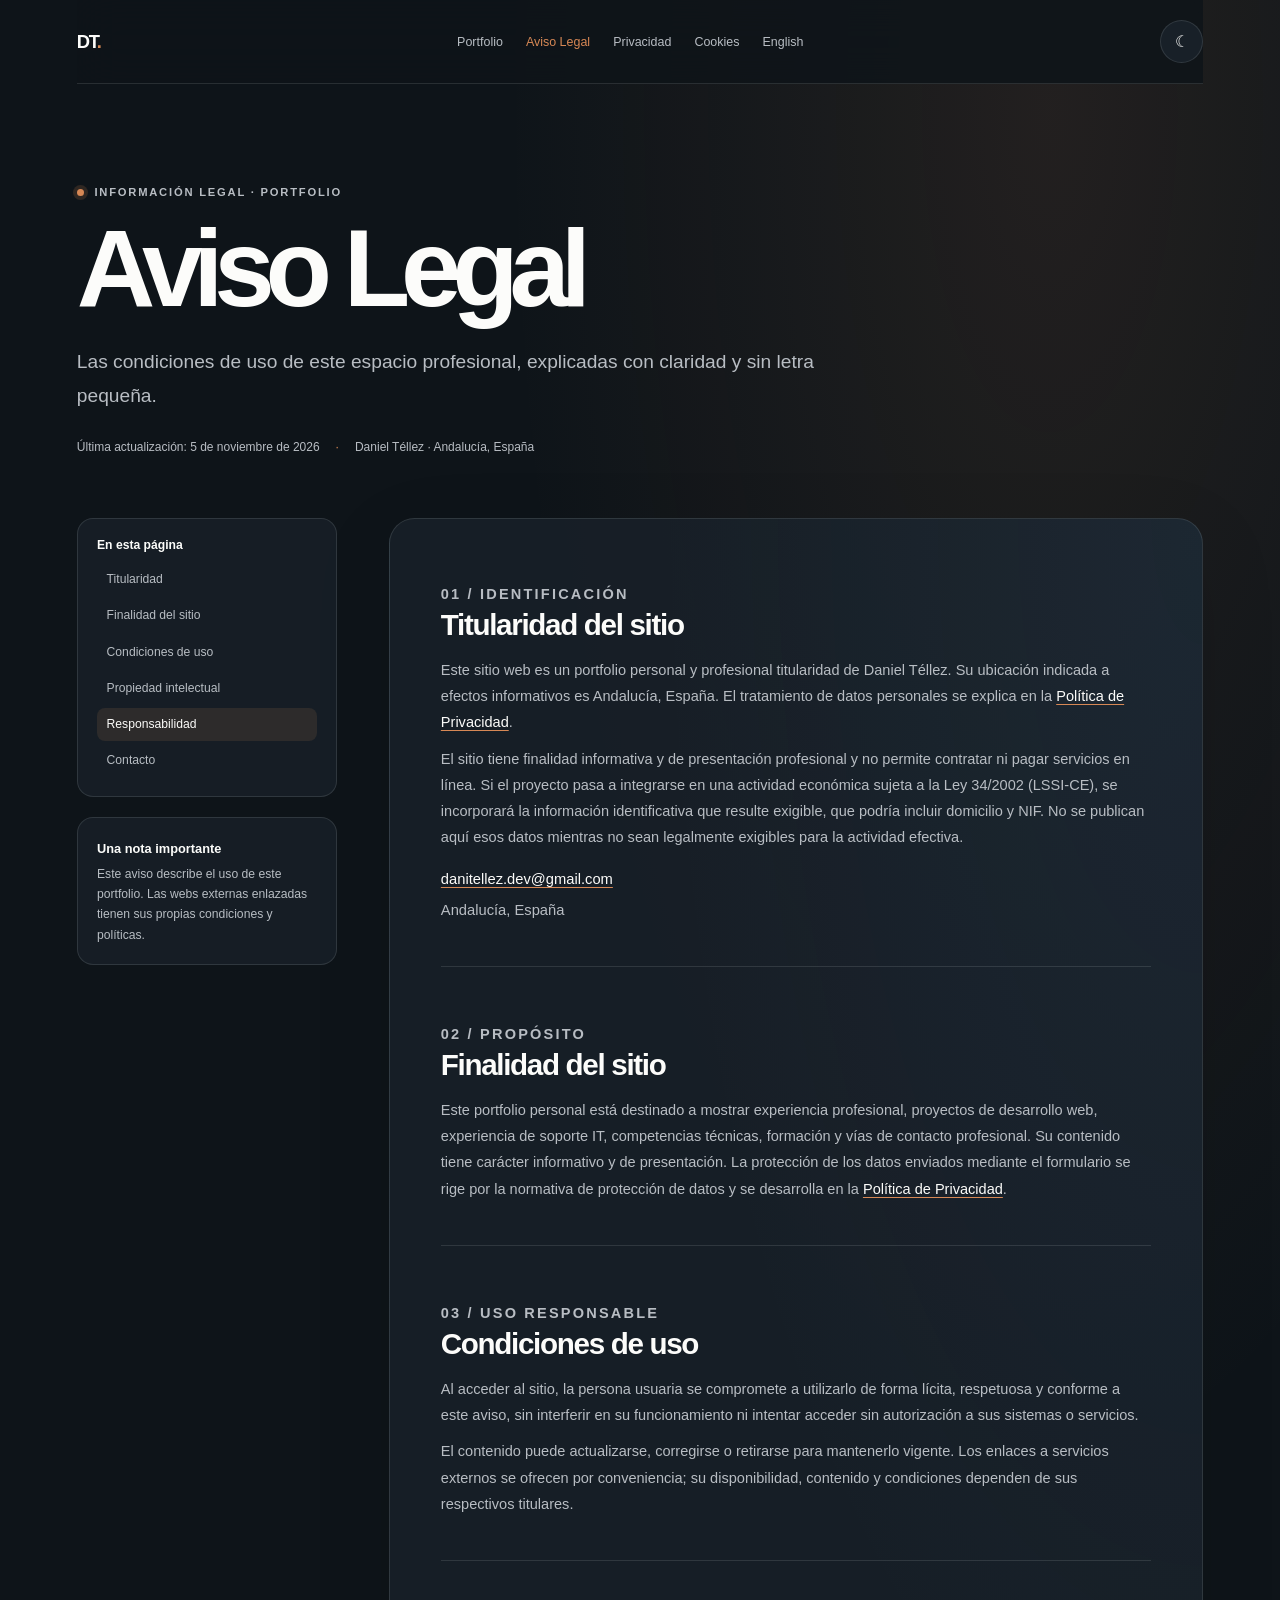
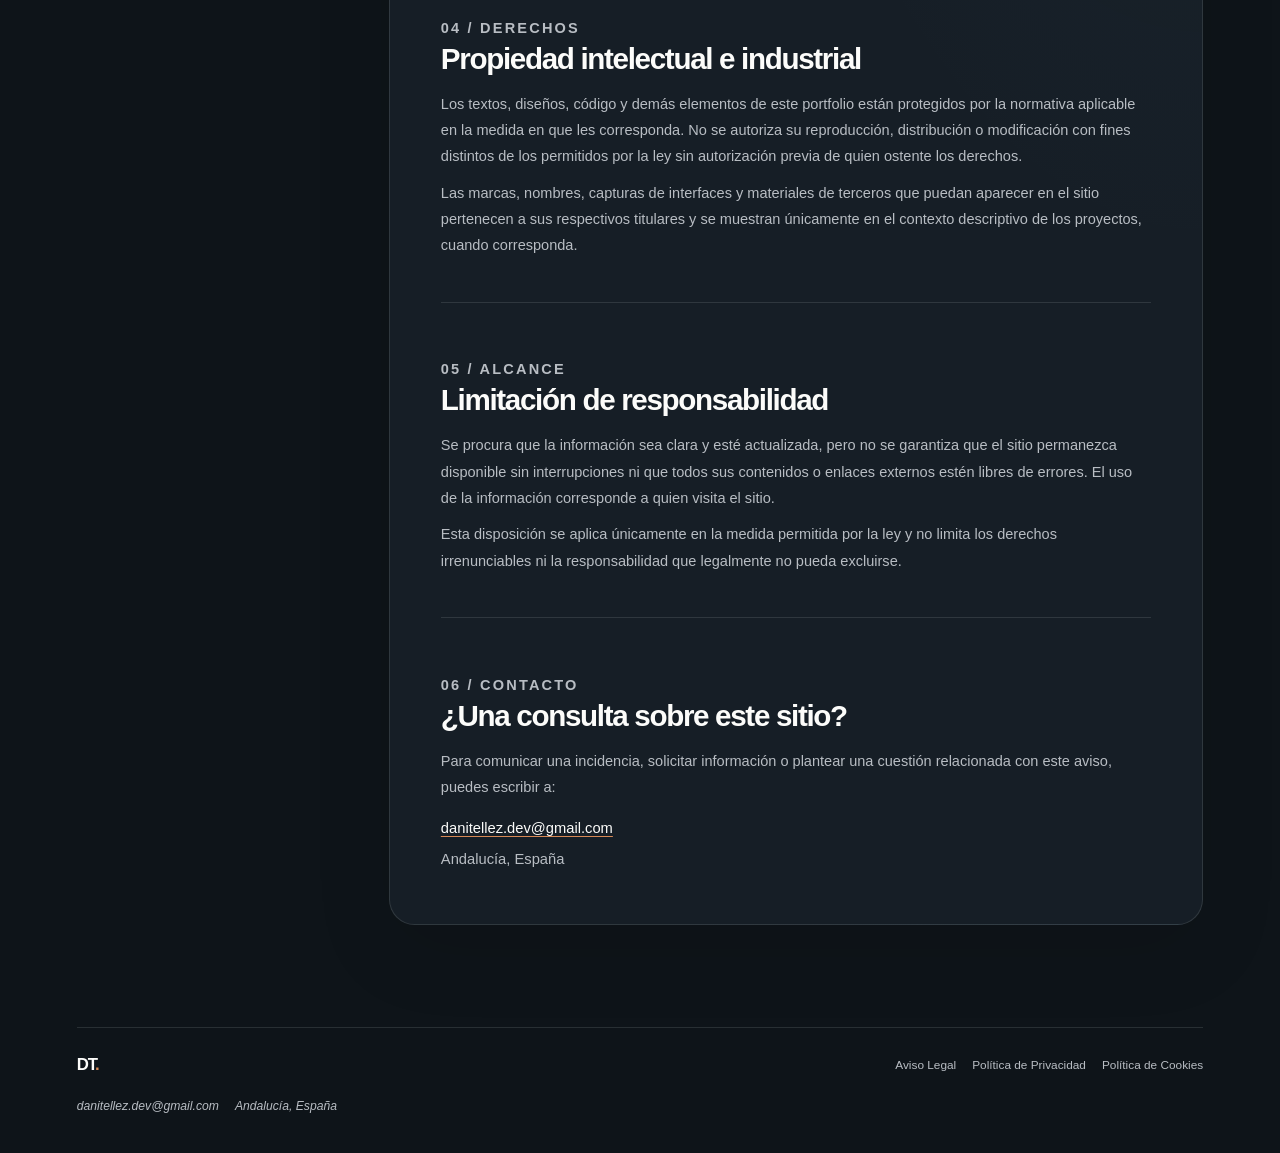
<file: aviso-legal.html>
<!doctype html>
<html lang="es">
    <head>
        <meta charset="utf-8">
        <meta name="viewport" content="width=device-width, initial-scale=1">
        <meta name="theme-color" content="#0e1419">
        <link rel="icon" type="image/svg+xml" href="assets/icons/favicon.svg">
        <meta name="description" content="Aviso legal del portfolio personal de Daniel Téllez: titularidad del sitio, finalidad, condiciones de uso y propiedad intelectual.">
        <meta name="robots" content="index,follow,max-image-preview:large">
        <link rel="canonical" href="https://danieltellez.dev/aviso-legal.html">
        <link rel="alternate" hreflang="es-ES" href="https://danieltellez.dev/aviso-legal.html">
        <link rel="alternate" hreflang="en" href="https://danieltellez.dev/legal-notice.html">
        <link rel="alternate" hreflang="x-default" href="https://danieltellez.dev/aviso-legal.html">
        <meta property="og:type" content="website">
        <meta property="og:site_name" content="Daniel Téllez">
        <meta property="og:title" content="Aviso legal | Daniel Téllez">
        <meta property="og:description" content="Aviso legal del portfolio personal de Daniel Téllez: titularidad del sitio, finalidad, condiciones de uso y propiedad intelectual.">
        <meta property="og:url" content="https://danieltellez.dev/aviso-legal.html">
        <meta property="og:locale" content="es_ES">
        <meta property="og:locale:alternate" content="en_US">
        <meta property="og:image" content="https://danieltellez.dev/assets/images/pc_setup.png">
        <meta property="og:image:alt" content="Vista del portfolio web de Daniel Téllez en un escritorio">
        <meta property="og:image:width" content="1918">
        <meta property="og:image:height" content="911">
        <meta name="twitter:card" content="summary_large_image">
        <meta name="twitter:title" content="Aviso legal | Daniel Téllez">
        <meta name="twitter:description" content="Aviso legal del portfolio personal de Daniel Téllez: titularidad del sitio, finalidad, condiciones de uso y propiedad intelectual.">
        <meta name="twitter:image" content="https://danieltellez.dev/assets/images/pc_setup.png">
        <meta name="twitter:image:alt" content="Vista del portfolio web de Daniel Téllez en un escritorio">
        <title>Aviso legal | Daniel Téllez</title>
        <link rel="stylesheet" href="css/legal.css">
        <script type="module" src="js/legal.js"></script>
    </head>
    <body class="legal-site" data-theme="dark">
        <a class="legal-skip-link" href="#contenido">Saltar al contenido</a>
        <div class="legal-shell">
            <header class="legal-header">
                <a class="legal-brand" href="index.html" aria-label="Daniel Téllez, volver al portfolio">DT<span>.</span></a>
                <nav class="legal-header__nav" aria-label="Navegación legal">
                    <a href="index.html">Portfolio</a>
                    <a href="aviso-legal.html" aria-current="page">Aviso Legal</a>
                    <a href="privacidad.html">Privacidad</a>
                    <a href="cookies.html">Cookies</a>
                    <a href="legal-notice.html" lang="en" hreflang="en">English</a>
                </nav>
                <button class="legal-theme-toggle" type="button" aria-label="Cambiar a tema claro" aria-pressed="false" data-legal-theme-toggle>
                    <span aria-hidden="true" data-legal-theme-icon>☾</span>
                </button>
            </header>

            <main class="legal-main" id="contenido">
                <header class="legal-hero">
                    <p class="legal-kicker">Información legal · Portfolio</p>
                    <h1>Aviso Legal</h1>
                    <p class="legal-hero__lead">Las condiciones de uso de este espacio profesional, explicadas con claridad y sin letra pequeña.</p>
                    <div class="legal-meta">
                        <span>Última actualización: 5 de noviembre de 2026</span>
                        <span>Daniel Téllez · Andalucía, España</span>
                    </div>
                </header>

                <div class="legal-layout">
                    <aside class="legal-sidebar">
                        <nav class="legal-toc" aria-label="Contenido del aviso legal" data-legal-toc>
                            <p class="legal-toc__title">En esta página</p>
                            <ol>
                                <li><a href="#titularidad">Titularidad</a></li>
                                <li><a href="#finalidad">Finalidad del sitio</a></li>
                                <li><a href="#uso">Condiciones de uso</a></li>
                                <li><a href="#propiedad">Propiedad intelectual</a></li>
                                <li><a href="#responsabilidad">Responsabilidad</a></li>
                                <li><a href="#contacto">Contacto</a></li>
                            </ol>
                        </nav>
                        <div class="legal-sidebar__note">
                            <strong>Una nota importante</strong>
                            <p>Este aviso describe el uso de este portfolio. Las webs externas enlazadas tienen sus propias condiciones y políticas.</p>
                        </div>
                    </aside>

                    <article class="legal-article">
                        <section class="legal-section" id="titularidad">
                            <p class="legal-section__number">01 / Identificación</p>
                            <h2>Titularidad del sitio</h2>
                            <p>Este sitio web es un portfolio personal y profesional titularidad de Daniel Téllez. Su ubicación indicada a efectos informativos es Andalucía, España. El tratamiento de datos personales se explica en la <a href="privacidad.html">Política de Privacidad</a>.</p>
                            <p>El sitio tiene finalidad informativa y de presentación profesional y no permite contratar ni pagar servicios en línea. Si el proyecto pasa a integrarse en una actividad económica sujeta a la Ley 34/2002 (LSSI-CE), se incorporará la información identificativa que resulte exigible, que podría incluir domicilio y NIF. No se publican aquí esos datos mientras no sean legalmente exigibles para la actividad efectiva.</p>
                            <address>
                                <a href="mailto:danitellez.dev@gmail.com">danitellez.dev@gmail.com</a>
                                <span>Andalucía, España</span>
                            </address>
                        </section>

                        <section class="legal-section" id="finalidad">
                            <p class="legal-section__number">02 / Propósito</p>
                            <h2>Finalidad del sitio</h2>
                            <p>Este portfolio personal está destinado a mostrar experiencia profesional, proyectos de desarrollo web, experiencia de soporte IT, competencias técnicas, formación y vías de contacto profesional. Su contenido tiene carácter informativo y de presentación. La protección de los datos enviados mediante el formulario se rige por la normativa de protección de datos y se desarrolla en la <a href="privacidad.html">Política de Privacidad</a>.</p>
                        </section>

                        <section class="legal-section" id="uso">
                            <p class="legal-section__number">03 / Uso responsable</p>
                            <h2>Condiciones de uso</h2>
                            <p>Al acceder al sitio, la persona usuaria se compromete a utilizarlo de forma lícita, respetuosa y conforme a este aviso, sin interferir en su funcionamiento ni intentar acceder sin autorización a sus sistemas o servicios.</p>
                            <p>El contenido puede actualizarse, corregirse o retirarse para mantenerlo vigente. Los enlaces a servicios externos se ofrecen por conveniencia; su disponibilidad, contenido y condiciones dependen de sus respectivos titulares.</p>
                        </section>

                        <section class="legal-section" id="propiedad">
                            <p class="legal-section__number">04 / Derechos</p>
                            <h2>Propiedad intelectual e industrial</h2>
                            <p>Los textos, diseños, código y demás elementos de este portfolio están protegidos por la normativa aplicable en la medida en que les corresponda. No se autoriza su reproducción, distribución o modificación con fines distintos de los permitidos por la ley sin autorización previa de quien ostente los derechos.</p>
                            <p>Las marcas, nombres, capturas de interfaces y materiales de terceros que puedan aparecer en el sitio pertenecen a sus respectivos titulares y se muestran únicamente en el contexto descriptivo de los proyectos, cuando corresponda.</p>
                        </section>

                        <section class="legal-section" id="responsabilidad">
                            <p class="legal-section__number">05 / Alcance</p>
                            <h2>Limitación de responsabilidad</h2>
                            <p>Se procura que la información sea clara y esté actualizada, pero no se garantiza que el sitio permanezca disponible sin interrupciones ni que todos sus contenidos o enlaces externos estén libres de errores. El uso de la información corresponde a quien visita el sitio.</p>
                            <p>Esta disposición se aplica únicamente en la medida permitida por la ley y no limita los derechos irrenunciables ni la responsabilidad que legalmente no pueda excluirse.</p>
                        </section>

                        <section class="legal-section" id="contacto">
                            <p class="legal-section__number">06 / Contacto</p>
                            <h2>¿Una consulta sobre este sitio?</h2>
                            <p>Para comunicar una incidencia, solicitar información o plantear una cuestión relacionada con este aviso, puedes escribir a:</p>
                            <address>
                                <a href="mailto:danitellez.dev@gmail.com">danitellez.dev@gmail.com</a>
                                <span>Andalucía, España</span>
                            </address>
                        </section>
                    </article>
                </div>
            </main>

            <footer class="legal-footer">
                <a class="legal-footer__brand" href="index.html" aria-label="Daniel Téllez, volver al portfolio">DT<span>.</span></a>
                <nav class="legal-footer__links" aria-label="Otras páginas legales">
                    <a href="aviso-legal.html" aria-current="page">Aviso Legal</a>
                    <a href="privacidad.html">Política de Privacidad</a>
                    <a href="cookies.html">Política de Cookies</a>
                </nav>
                <address class="legal-footer__contact">
                    <a href="mailto:danitellez.dev@gmail.com">danitellez.dev@gmail.com</a>
                    <span>Andalucía, España</span>
                </address>
            </footer>
        </div>
    </body>
</html>
</file>
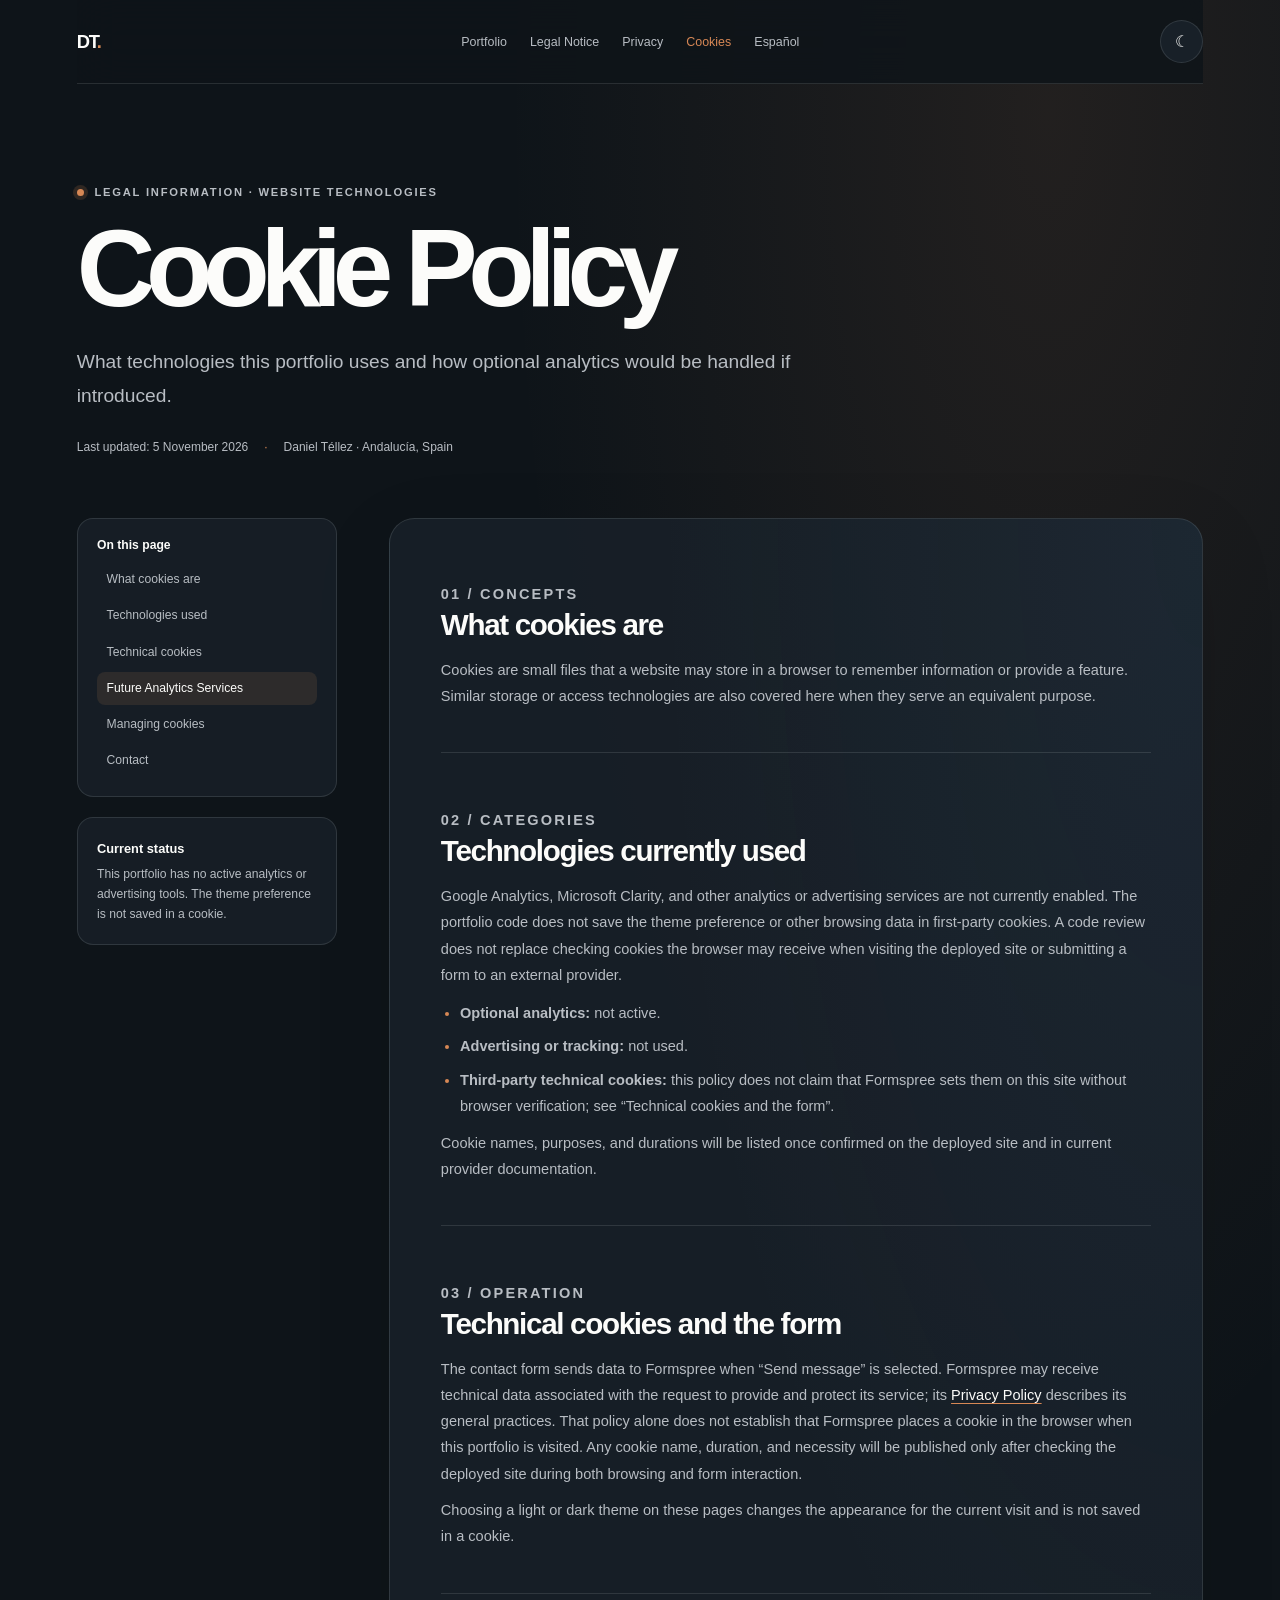
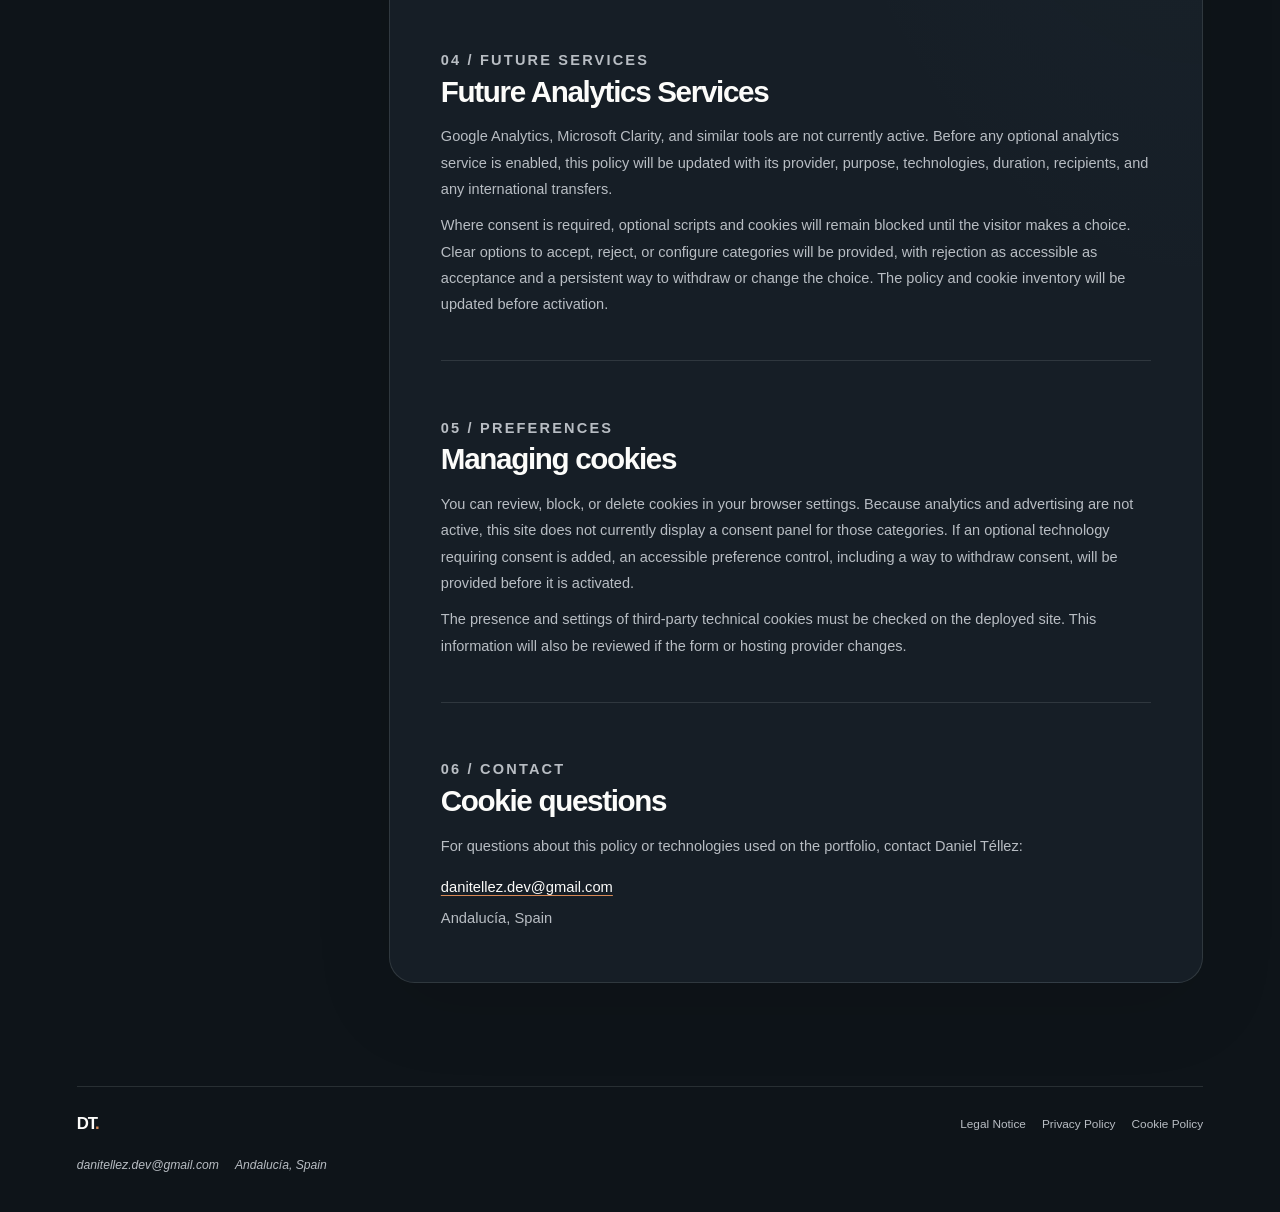
<file: cookie-policy.html>
<!doctype html>
<html lang="en">
    <head>
        <meta charset="utf-8">
        <meta name="viewport" content="width=device-width, initial-scale=1">
        <meta name="theme-color" content="#0e1419">
        <link rel="icon" type="image/svg+xml" href="assets/icons/favicon.svg">
        <meta name="description" content="Cookie policy for Daniel Téllez's portfolio, covering current technical technologies, cookie management, and optional future analytics.">
        <meta name="robots" content="index,follow,max-image-preview:large">
        <link rel="canonical" href="https://danieltellez.dev/cookie-policy.html">
        <link rel="alternate" hreflang="es-ES" href="https://danieltellez.dev/cookies.html">
        <link rel="alternate" hreflang="en" href="https://danieltellez.dev/cookie-policy.html">
        <link rel="alternate" hreflang="x-default" href="https://danieltellez.dev/cookies.html">
        <meta property="og:type" content="website">
        <meta property="og:site_name" content="Daniel Téllez">
        <meta property="og:title" content="Cookie Policy | Daniel Téllez">
        <meta property="og:description" content="Cookie policy for Daniel Téllez's portfolio, covering current technical technologies, cookie management, and optional future analytics.">
        <meta property="og:url" content="https://danieltellez.dev/cookie-policy.html">
        <meta property="og:locale" content="en_US">
        <meta property="og:locale:alternate" content="es_ES">
        <meta property="og:image" content="https://danieltellez.dev/assets/images/pc_setup.png">
        <meta property="og:image:alt" content="A view of Daniel Téllez's portfolio website on a desktop screen">
        <meta property="og:image:width" content="1918">
        <meta property="og:image:height" content="911">
        <meta name="twitter:card" content="summary_large_image">
        <meta name="twitter:title" content="Cookie Policy | Daniel Téllez">
        <meta name="twitter:description" content="Cookie policy for Daniel Téllez's portfolio, covering current technical technologies, cookie management, and optional future analytics.">
        <meta name="twitter:image" content="https://danieltellez.dev/assets/images/pc_setup.png">
        <meta name="twitter:image:alt" content="A view of Daniel Téllez's portfolio website on a desktop screen">
        <title>Cookie Policy | Daniel Téllez</title>
        <link rel="stylesheet" href="css/legal.css">
        <script type="module" src="js/legal.js"></script>
    </head>
    <body class="legal-site" data-theme="dark">
        <a class="legal-skip-link" href="#content">Skip to content</a>
        <div class="legal-shell">
            <header class="legal-header">
                <a class="legal-brand" href="index.html?lang=en" aria-label="Daniel Téllez, return to portfolio">DT<span>.</span></a>
                <nav class="legal-header__nav" aria-label="Legal navigation">
                    <a href="index.html?lang=en">Portfolio</a>
                    <a href="legal-notice.html">Legal Notice</a>
                    <a href="privacy-policy.html">Privacy</a>
                    <a href="cookie-policy.html" aria-current="page">Cookies</a>
                    <a href="cookies.html" lang="es" hreflang="es">Español</a>
                </nav>
                <button class="legal-theme-toggle" type="button" aria-label="Switch to light theme" aria-pressed="false" data-legal-theme-toggle>
                    <span aria-hidden="true" data-legal-theme-icon>☾</span>
                </button>
            </header>

            <main class="legal-main" id="content">
                <header class="legal-hero">
                    <p class="legal-kicker">Legal information · Website technologies</p>
                    <h1>Cookie Policy</h1>
                    <p class="legal-hero__lead">What technologies this portfolio uses and how optional analytics would be handled if introduced.</p>
                    <div class="legal-meta">
                        <span>Last updated: 5 November 2026</span>
                        <span>Daniel Téllez · Andalucía, Spain</span>
                    </div>
                </header>

                <div class="legal-layout">
                    <aside class="legal-sidebar">
                        <nav class="legal-toc" aria-label="Cookie policy contents" data-legal-toc>
                            <p class="legal-toc__title">On this page</p>
                            <ol>
                                <li><a href="#definition">What cookies are</a></li>
                                <li><a href="#types">Technologies used</a></li>
                                <li><a href="#technical">Technical cookies</a></li>
                                <li><a href="#future-analytics">Future Analytics Services</a></li>
                                <li><a href="#management">Managing cookies</a></li>
                                <li><a href="#contact">Contact</a></li>
                            </ol>
                        </nav>
                        <div class="legal-sidebar__note">
                            <strong>Current status</strong>
                            <p>This portfolio has no active analytics or advertising tools. The theme preference is not saved in a cookie.</p>
                        </div>
                    </aside>

                    <article class="legal-article">
                        <section class="legal-section" id="definition">
                            <p class="legal-section__number">01 / Concepts</p>
                            <h2>What cookies are</h2>
                            <p>Cookies are small files that a website may store in a browser to remember information or provide a feature. Similar storage or access technologies are also covered here when they serve an equivalent purpose.</p>
                        </section>

                        <section class="legal-section" id="types">
                            <p class="legal-section__number">02 / Categories</p>
                            <h2>Technologies currently used</h2>
                            <p>Google Analytics, Microsoft Clarity, and other analytics or advertising services are not currently enabled. The portfolio code does not save the theme preference or other browsing data in first-party cookies. A code review does not replace checking cookies the browser may receive when visiting the deployed site or submitting a form to an external provider.</p>
                            <ul>
                                <li><strong>Optional analytics:</strong> not active.</li>
                                <li><strong>Advertising or tracking:</strong> not used.</li>
                                <li><strong>Third-party technical cookies:</strong> this policy does not claim that Formspree sets them on this site without browser verification; see “Technical cookies and the form”.</li>
                            </ul>
                            <p>Cookie names, purposes, and durations will be listed once confirmed on the deployed site and in current provider documentation.</p>
                        </section>

                        <section class="legal-section" id="technical">
                            <p class="legal-section__number">03 / Operation</p>
                            <h2>Technical cookies and the form</h2>
                            <p>The contact form sends data to Formspree when “Send message” is selected. Formspree may receive technical data associated with the request to provide and protect its service; its <a href="https://formspree.io/legal/privacy-policy" target="_blank" rel="noopener noreferrer">Privacy Policy</a> describes its general practices. That policy alone does not establish that Formspree places a cookie in the browser when this portfolio is visited. Any cookie name, duration, and necessity will be published only after checking the deployed site during both browsing and form interaction.</p>
                            <p>Choosing a light or dark theme on these pages changes the appearance for the current visit and is not saved in a cookie.</p>
                        </section>

                        <section class="legal-section" id="future-analytics">
                            <p class="legal-section__number">04 / Future services</p>
                            <h2>Future Analytics Services</h2>
                            <p>Google Analytics, Microsoft Clarity, and similar tools are not currently active. Before any optional analytics service is enabled, this policy will be updated with its provider, purpose, technologies, duration, recipients, and any international transfers.</p>
                            <p>Where consent is required, optional scripts and cookies will remain blocked until the visitor makes a choice. Clear options to accept, reject, or configure categories will be provided, with rejection as accessible as acceptance and a persistent way to withdraw or change the choice. The policy and cookie inventory will be updated before activation.</p>
                        </section>

                        <section class="legal-section" id="management">
                            <p class="legal-section__number">05 / Preferences</p>
                            <h2>Managing cookies</h2>
                            <p>You can review, block, or delete cookies in your browser settings. Because analytics and advertising are not active, this site does not currently display a consent panel for those categories. If an optional technology requiring consent is added, an accessible preference control, including a way to withdraw consent, will be provided before it is activated.</p>
                            <p>The presence and settings of third-party technical cookies must be checked on the deployed site. This information will also be reviewed if the form or hosting provider changes.</p>
                        </section>

                        <section class="legal-section" id="contact">
                            <p class="legal-section__number">06 / Contact</p>
                            <h2>Cookie questions</h2>
                            <p>For questions about this policy or technologies used on the portfolio, contact Daniel Téllez:</p>
                            <address>
                                <a href="mailto:danitellez.dev@gmail.com">danitellez.dev@gmail.com</a>
                                <span>Andalucía, Spain</span>
                            </address>
                        </section>
                    </article>
                </div>
            </main>

            <footer class="legal-footer">
                <a class="legal-footer__brand" href="index.html?lang=en" aria-label="Daniel Téllez, return to portfolio">DT<span>.</span></a>
                <nav class="legal-footer__links" aria-label="Other legal pages">
                    <a href="legal-notice.html">Legal Notice</a>
                    <a href="privacy-policy.html">Privacy Policy</a>
                    <a href="cookie-policy.html" aria-current="page">Cookie Policy</a>
                </nav>
                <address class="legal-footer__contact">
                    <a href="mailto:danitellez.dev@gmail.com">danitellez.dev@gmail.com</a>
                    <span>Andalucía, Spain</span>
                </address>
            </footer>
        </div>
    </body>
</html>
</file>
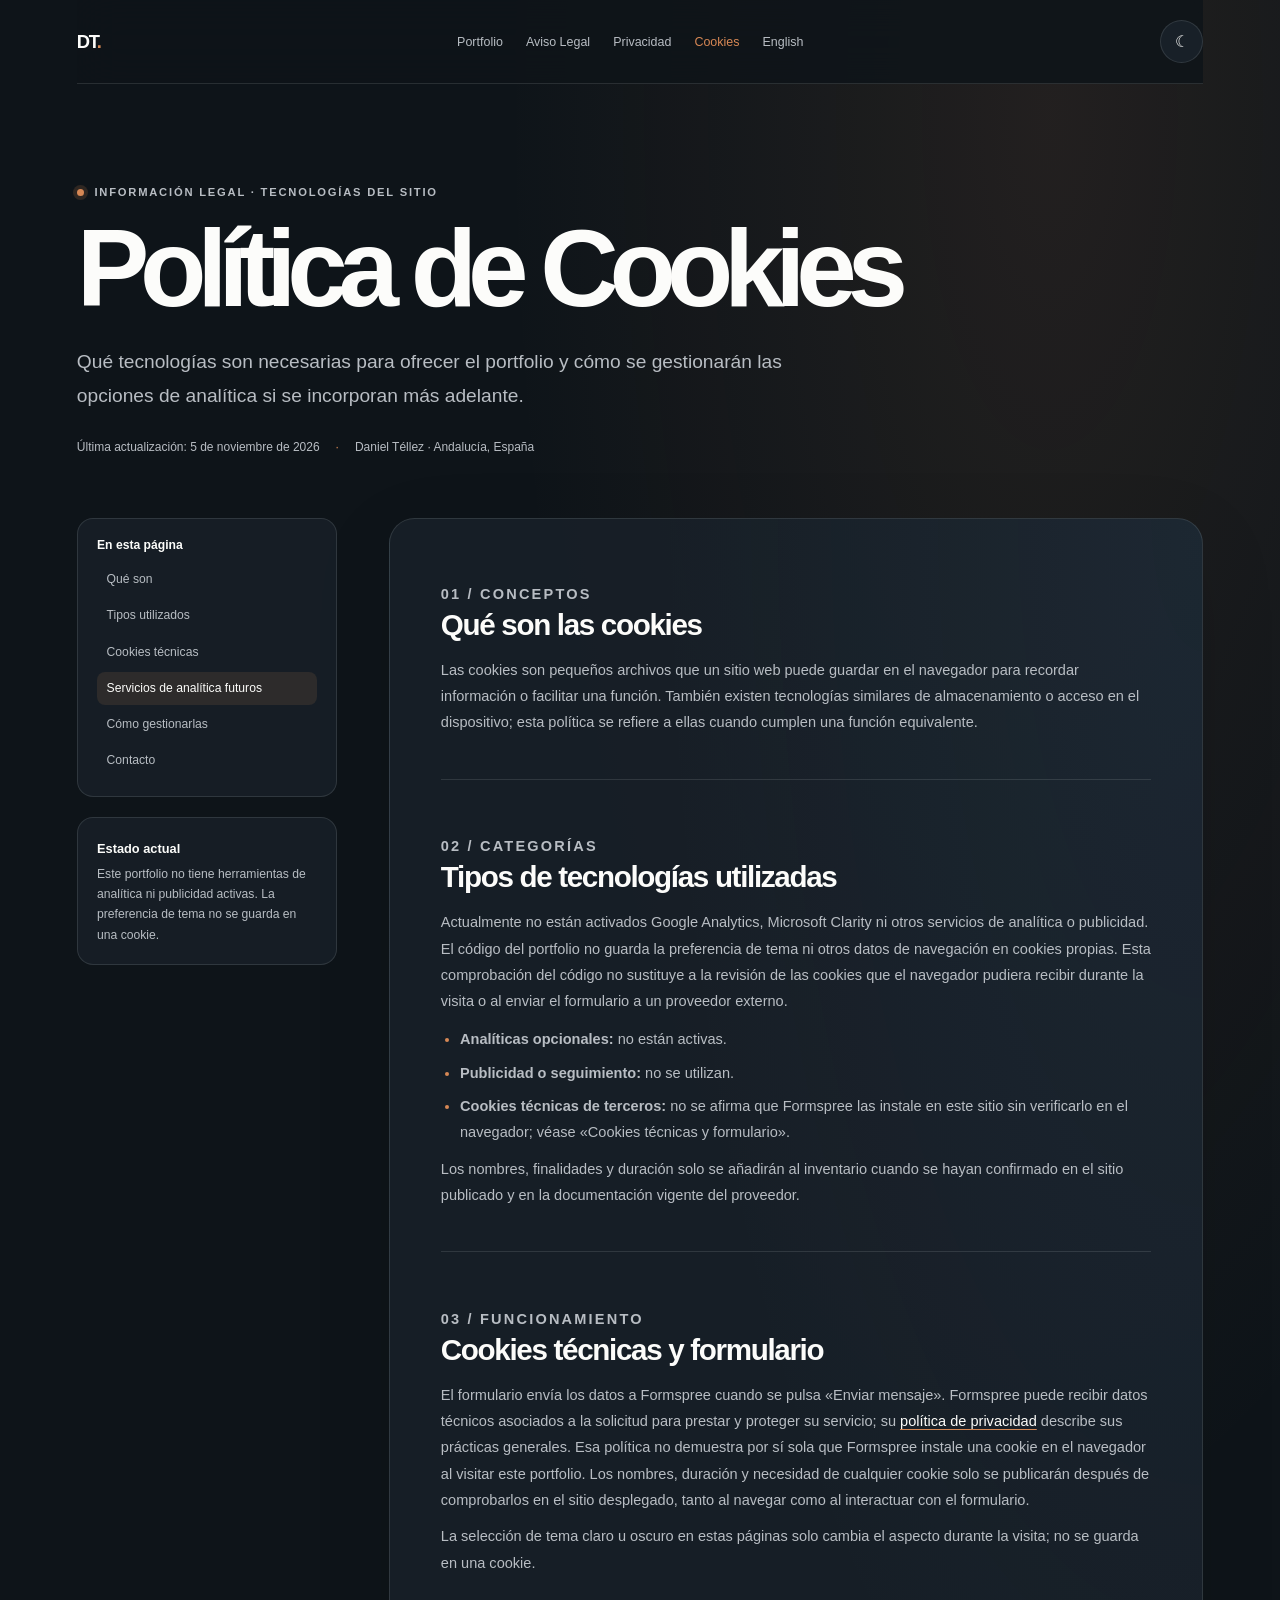
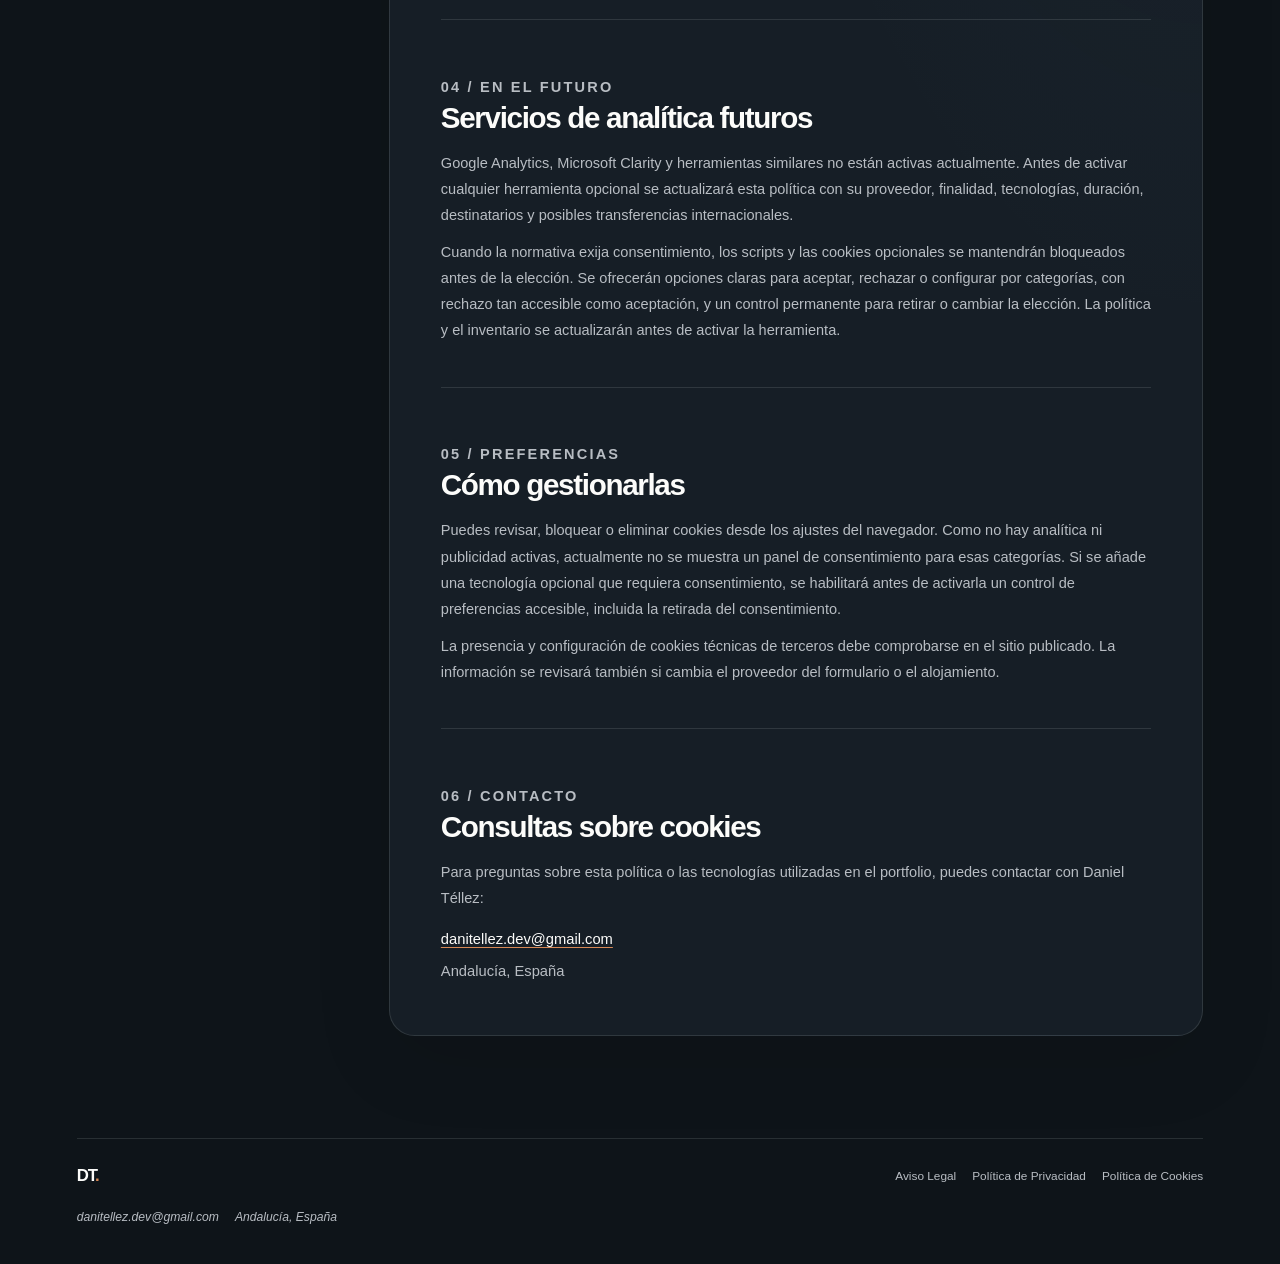
<file: cookies.html>
<!doctype html>
<html lang="es">
    <head>
        <meta charset="utf-8">
        <meta name="viewport" content="width=device-width, initial-scale=1">
        <meta name="theme-color" content="#0e1419">
        <link rel="icon" type="image/svg+xml" href="assets/icons/favicon.svg">
        <meta name="description" content="Política de cookies del portfolio de Daniel Téllez: tecnologías técnicas actuales, gestión y analítica opcional futura.">
        <meta name="robots" content="index,follow,max-image-preview:large">
        <link rel="canonical" href="https://danieltellez.dev/cookies.html">
        <link rel="alternate" hreflang="es-ES" href="https://danieltellez.dev/cookies.html">
        <link rel="alternate" hreflang="en" href="https://danieltellez.dev/cookie-policy.html">
        <link rel="alternate" hreflang="x-default" href="https://danieltellez.dev/cookies.html">
        <meta property="og:type" content="website">
        <meta property="og:site_name" content="Daniel Téllez">
        <meta property="og:title" content="Política de cookies | Daniel Téllez">
        <meta property="og:description" content="Política de cookies del portfolio de Daniel Téllez: tecnologías técnicas actuales, gestión y analítica opcional futura.">
        <meta property="og:url" content="https://danieltellez.dev/cookies.html">
        <meta property="og:locale" content="es_ES">
        <meta property="og:locale:alternate" content="en_US">
        <meta property="og:image" content="https://danieltellez.dev/assets/images/pc_setup.png">
        <meta property="og:image:alt" content="Vista del portfolio web de Daniel Téllez en un escritorio">
        <meta property="og:image:width" content="1918">
        <meta property="og:image:height" content="911">
        <meta name="twitter:card" content="summary_large_image">
        <meta name="twitter:title" content="Política de cookies | Daniel Téllez">
        <meta name="twitter:description" content="Política de cookies del portfolio de Daniel Téllez: tecnologías técnicas actuales, gestión y analítica opcional futura.">
        <meta name="twitter:image" content="https://danieltellez.dev/assets/images/pc_setup.png">
        <meta name="twitter:image:alt" content="Vista del portfolio web de Daniel Téllez en un escritorio">
        <title>Política de cookies | Daniel Téllez</title>
        <link rel="stylesheet" href="css/legal.css">
        <script type="module" src="js/legal.js"></script>
    </head>
    <body class="legal-site" data-theme="dark">
        <a class="legal-skip-link" href="#contenido">Saltar al contenido</a>
        <div class="legal-shell">
            <header class="legal-header">
                <a class="legal-brand" href="index.html" aria-label="Daniel Téllez, volver al portfolio">DT<span>.</span></a>
                <nav class="legal-header__nav" aria-label="Navegación legal">
                    <a href="index.html">Portfolio</a>
                    <a href="aviso-legal.html">Aviso Legal</a>
                    <a href="privacidad.html">Privacidad</a>
                    <a href="cookies.html" aria-current="page">Cookies</a>
                    <a href="cookie-policy.html" lang="en" hreflang="en">English</a>
                </nav>
                <button class="legal-theme-toggle" type="button" aria-label="Cambiar a tema claro" aria-pressed="false" data-legal-theme-toggle>
                    <span aria-hidden="true" data-legal-theme-icon>☾</span>
                </button>
            </header>

            <main class="legal-main" id="contenido">
                <header class="legal-hero">
                    <p class="legal-kicker">Información legal · Tecnologías del sitio</p>
                    <h1>Política de Cookies</h1>
                    <p class="legal-hero__lead">Qué tecnologías son necesarias para ofrecer el portfolio y cómo se gestionarán las opciones de analítica si se incorporan más adelante.</p>
                    <div class="legal-meta">
                        <span>Última actualización: 5 de noviembre de 2026</span>
                        <span>Daniel Téllez · Andalucía, España</span>
                    </div>
                </header>

                <div class="legal-layout">
                    <aside class="legal-sidebar">
                        <nav class="legal-toc" aria-label="Contenido de la política de cookies" data-legal-toc>
                            <p class="legal-toc__title">En esta página</p>
                            <ol>
                                <li><a href="#definicion">Qué son</a></li>
                                <li><a href="#tipos">Tipos utilizados</a></li>
                                <li><a href="#tecnicas">Cookies técnicas</a></li>
                                <li><a href="#analitica">Servicios de analítica futuros</a></li>
                                <li><a href="#gestion">Cómo gestionarlas</a></li>
                                <li><a href="#contacto">Contacto</a></li>
                            </ol>
                        </nav>
                        <div class="legal-sidebar__note">
                            <strong>Estado actual</strong>
                            <p>Este portfolio no tiene herramientas de analítica ni publicidad activas. La preferencia de tema no se guarda en una cookie.</p>
                        </div>
                    </aside>

                    <article class="legal-article">
                        <section class="legal-section" id="definicion">
                            <p class="legal-section__number">01 / Conceptos</p>
                            <h2>Qué son las cookies</h2>
                            <p>Las cookies son pequeños archivos que un sitio web puede guardar en el navegador para recordar información o facilitar una función. También existen tecnologías similares de almacenamiento o acceso en el dispositivo; esta política se refiere a ellas cuando cumplen una función equivalente.</p>
                        </section>

                        <section class="legal-section" id="tipos">
                            <p class="legal-section__number">02 / Categorías</p>
                            <h2>Tipos de tecnologías utilizadas</h2>
                            <p>Actualmente no están activados Google Analytics, Microsoft Clarity ni otros servicios de analítica o publicidad. El código del portfolio no guarda la preferencia de tema ni otros datos de navegación en cookies propias. Esta comprobación del código no sustituye a la revisión de las cookies que el navegador pudiera recibir durante la visita o al enviar el formulario a un proveedor externo.</p>
                            <ul>
                                <li><strong>Analíticas opcionales:</strong> no están activas.</li>
                                <li><strong>Publicidad o seguimiento:</strong> no se utilizan.</li>
                                <li><strong>Cookies técnicas de terceros:</strong> no se afirma que Formspree las instale en este sitio sin verificarlo en el navegador; véase «Cookies técnicas y formulario».</li>
                            </ul>
                            <p>Los nombres, finalidades y duración solo se añadirán al inventario cuando se hayan confirmado en el sitio publicado y en la documentación vigente del proveedor.</p>
                        </section>

                        <section class="legal-section" id="tecnicas">
                            <p class="legal-section__number">03 / Funcionamiento</p>
                            <h2>Cookies técnicas y formulario</h2>
                            <p>El formulario envía los datos a Formspree cuando se pulsa «Enviar mensaje». Formspree puede recibir datos técnicos asociados a la solicitud para prestar y proteger su servicio; su <a href="https://formspree.io/legal/privacy-policy" target="_blank" rel="noopener noreferrer">política de privacidad</a> describe sus prácticas generales. Esa política no demuestra por sí sola que Formspree instale una cookie en el navegador al visitar este portfolio. Los nombres, duración y necesidad de cualquier cookie solo se publicarán después de comprobarlos en el sitio desplegado, tanto al navegar como al interactuar con el formulario.</p>
                            <p>La selección de tema claro u oscuro en estas páginas solo cambia el aspecto durante la visita; no se guarda en una cookie.</p>
                        </section>

                        <section class="legal-section" id="analitica">
                            <p class="legal-section__number">04 / En el futuro</p>
                            <h2>Servicios de analítica futuros</h2>
                            <p>Google Analytics, Microsoft Clarity y herramientas similares no están activas actualmente. Antes de activar cualquier herramienta opcional se actualizará esta política con su proveedor, finalidad, tecnologías, duración, destinatarios y posibles transferencias internacionales.</p>
                            <p>Cuando la normativa exija consentimiento, los scripts y las cookies opcionales se mantendrán bloqueados antes de la elección. Se ofrecerán opciones claras para aceptar, rechazar o configurar por categorías, con rechazo tan accesible como aceptación, y un control permanente para retirar o cambiar la elección. La política y el inventario se actualizarán antes de activar la herramienta.</p>
                        </section>

                        <section class="legal-section" id="gestion">
                            <p class="legal-section__number">05 / Preferencias</p>
                            <h2>Cómo gestionarlas</h2>
                            <p>Puedes revisar, bloquear o eliminar cookies desde los ajustes del navegador. Como no hay analítica ni publicidad activas, actualmente no se muestra un panel de consentimiento para esas categorías. Si se añade una tecnología opcional que requiera consentimiento, se habilitará antes de activarla un control de preferencias accesible, incluida la retirada del consentimiento.</p>
                            <p>La presencia y configuración de cookies técnicas de terceros debe comprobarse en el sitio publicado. La información se revisará también si cambia el proveedor del formulario o el alojamiento.</p>
                        </section>

                        <section class="legal-section" id="contacto">
                            <p class="legal-section__number">06 / Contacto</p>
                            <h2>Consultas sobre cookies</h2>
                            <p>Para preguntas sobre esta política o las tecnologías utilizadas en el portfolio, puedes contactar con Daniel Téllez:</p>
                            <address>
                                <a href="mailto:danitellez.dev@gmail.com">danitellez.dev@gmail.com</a>
                                <span>Andalucía, España</span>
                            </address>
                        </section>
                    </article>
                </div>
            </main>

            <footer class="legal-footer">
                <a class="legal-footer__brand" href="index.html" aria-label="Daniel Téllez, volver al portfolio">DT<span>.</span></a>
                <nav class="legal-footer__links" aria-label="Otras páginas legales">
                    <a href="aviso-legal.html">Aviso Legal</a>
                    <a href="privacidad.html">Política de Privacidad</a>
                    <a href="cookies.html" aria-current="page">Política de Cookies</a>
                </nav>
                <address class="legal-footer__contact">
                    <a href="mailto:danitellez.dev@gmail.com">danitellez.dev@gmail.com</a>
                    <span>Andalucía, España</span>
                </address>
            </footer>
        </div>
    </body>
</html>
</file>
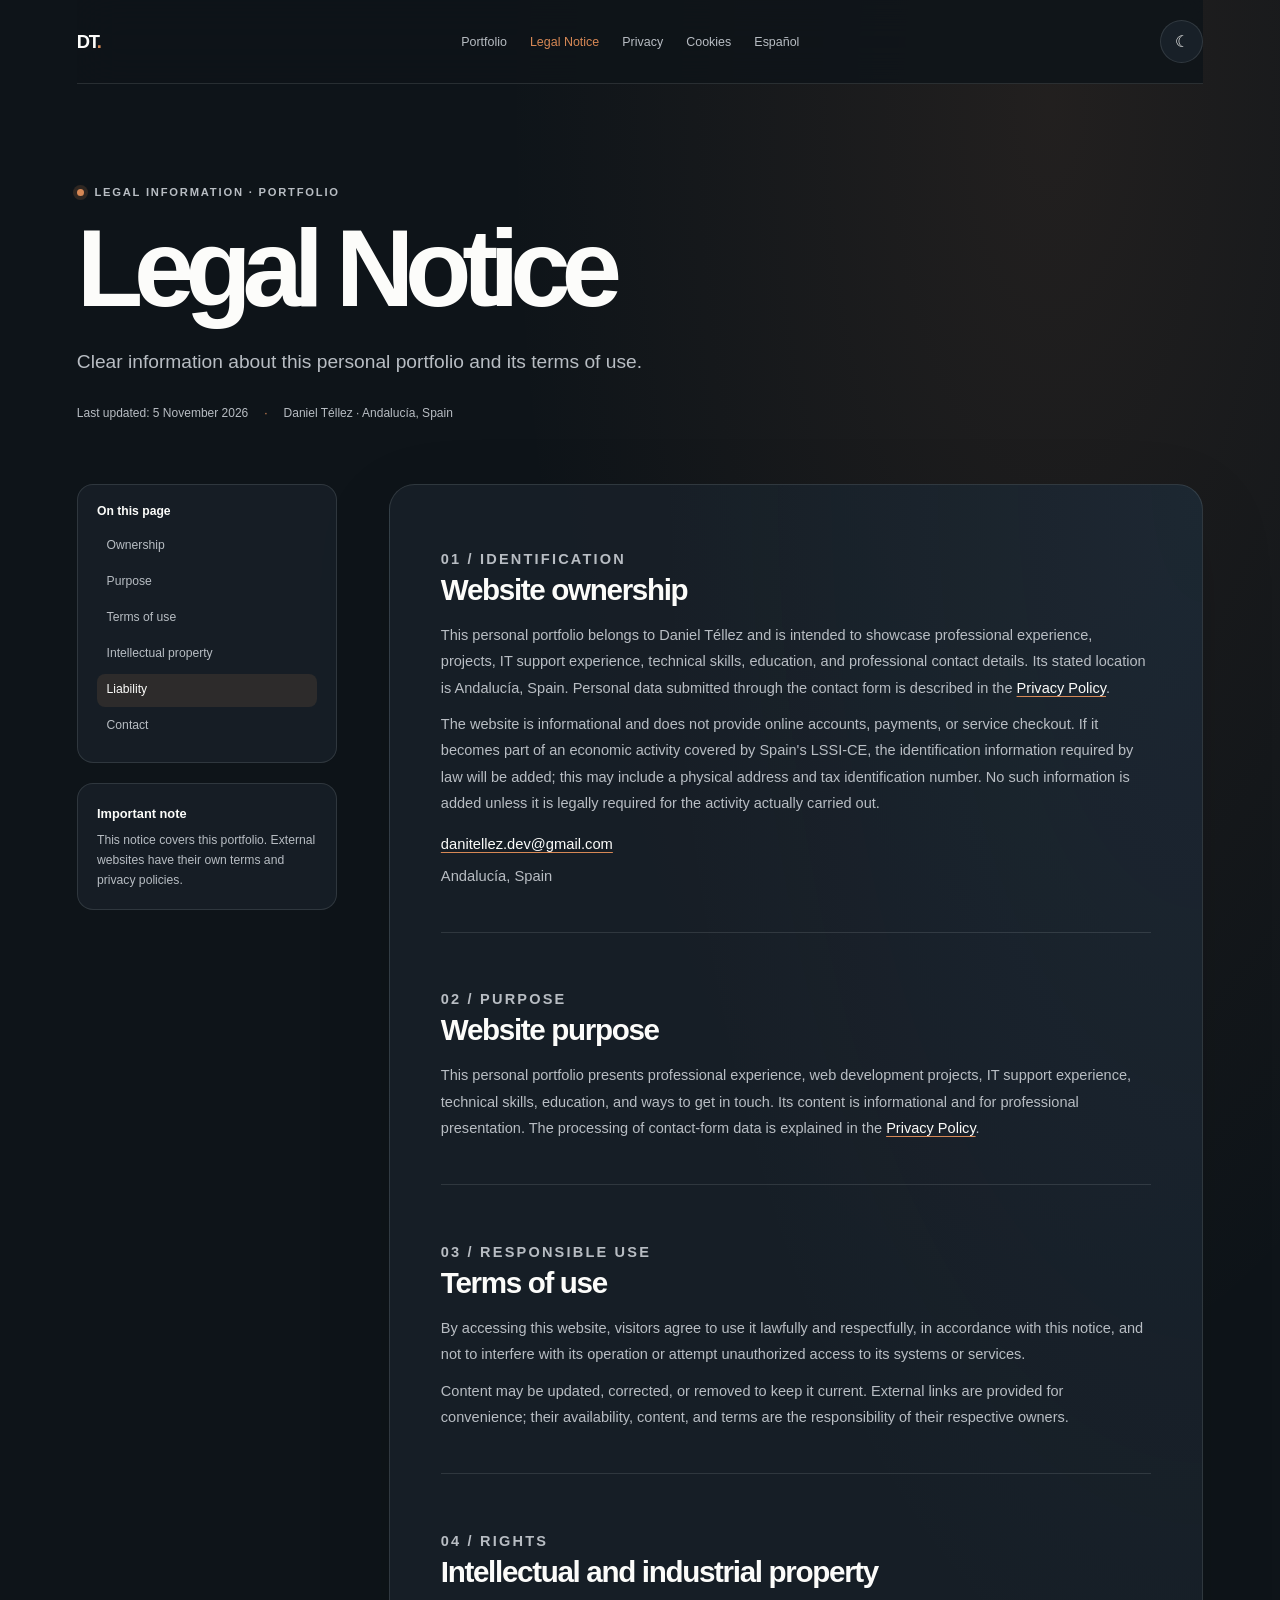
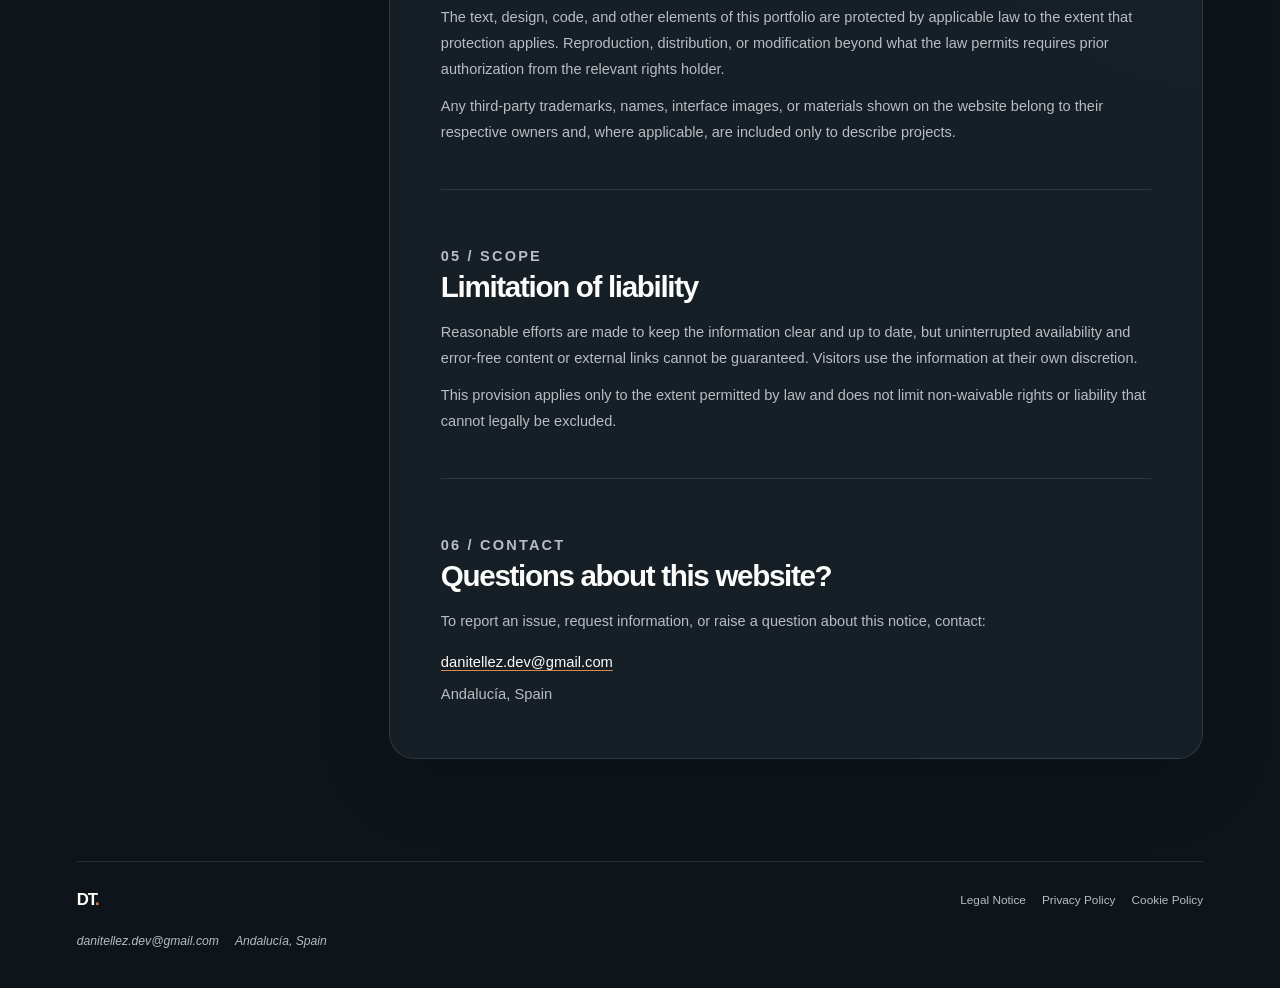
<file: legal-notice.html>
<!doctype html>
<html lang="en">
    <head>
        <meta charset="utf-8">
        <meta name="viewport" content="width=device-width, initial-scale=1">
        <meta name="theme-color" content="#0e1419">
        <link rel="icon" type="image/svg+xml" href="assets/icons/favicon.svg">
        <meta name="description" content="Legal information for Daniel Téllez's personal portfolio, including site ownership, terms of use, and intellectual property.">
        <meta name="robots" content="index,follow,max-image-preview:large">
        <link rel="canonical" href="https://danieltellez.dev/legal-notice.html">
        <link rel="alternate" hreflang="es-ES" href="https://danieltellez.dev/aviso-legal.html">
        <link rel="alternate" hreflang="en" href="https://danieltellez.dev/legal-notice.html">
        <link rel="alternate" hreflang="x-default" href="https://danieltellez.dev/aviso-legal.html">
        <meta property="og:type" content="website">
        <meta property="og:site_name" content="Daniel Téllez">
        <meta property="og:title" content="Legal Notice | Daniel Téllez">
        <meta property="og:description" content="Legal information for Daniel Téllez's personal portfolio, including site ownership, terms of use, and intellectual property.">
        <meta property="og:url" content="https://danieltellez.dev/legal-notice.html">
        <meta property="og:locale" content="en_US">
        <meta property="og:locale:alternate" content="es_ES">
        <meta property="og:image" content="https://danieltellez.dev/assets/images/pc_setup.png">
        <meta property="og:image:alt" content="A view of Daniel Téllez's portfolio website on a desktop screen">
        <meta property="og:image:width" content="1918">
        <meta property="og:image:height" content="911">
        <meta name="twitter:card" content="summary_large_image">
        <meta name="twitter:title" content="Legal Notice | Daniel Téllez">
        <meta name="twitter:description" content="Legal information for Daniel Téllez's personal portfolio, including site ownership, terms of use, and intellectual property.">
        <meta name="twitter:image" content="https://danieltellez.dev/assets/images/pc_setup.png">
        <meta name="twitter:image:alt" content="A view of Daniel Téllez's portfolio website on a desktop screen">
        <title>Legal Notice | Daniel Téllez</title>
        <link rel="stylesheet" href="css/legal.css">
        <script type="module" src="js/legal.js"></script>
    </head>
    <body class="legal-site" data-theme="dark">
        <a class="legal-skip-link" href="#content">Skip to content</a>
        <div class="legal-shell">
            <header class="legal-header">
                <a class="legal-brand" href="index.html?lang=en" aria-label="Daniel Téllez, return to portfolio">DT<span>.</span></a>
                <nav class="legal-header__nav" aria-label="Legal navigation">
                    <a href="index.html?lang=en">Portfolio</a>
                    <a href="legal-notice.html" aria-current="page">Legal Notice</a>
                    <a href="privacy-policy.html">Privacy</a>
                    <a href="cookie-policy.html">Cookies</a>
                    <a href="aviso-legal.html" lang="es" hreflang="es">Español</a>
                </nav>
                <button class="legal-theme-toggle" type="button" aria-label="Switch to light theme" aria-pressed="false" data-legal-theme-toggle>
                    <span aria-hidden="true" data-legal-theme-icon>☾</span>
                </button>
            </header>

            <main class="legal-main" id="content">
                <header class="legal-hero">
                    <p class="legal-kicker">Legal information · Portfolio</p>
                    <h1>Legal Notice</h1>
                    <p class="legal-hero__lead">Clear information about this personal portfolio and its terms of use.</p>
                    <div class="legal-meta">
                        <span>Last updated: 5 November 2026</span>
                        <span>Daniel Téllez · Andalucía, Spain</span>
                    </div>
                </header>

                <div class="legal-layout">
                    <aside class="legal-sidebar">
                        <nav class="legal-toc" aria-label="Legal notice contents" data-legal-toc>
                            <p class="legal-toc__title">On this page</p>
                            <ol>
                                <li><a href="#ownership">Ownership</a></li>
                                <li><a href="#purpose">Purpose</a></li>
                                <li><a href="#use">Terms of use</a></li>
                                <li><a href="#intellectual-property">Intellectual property</a></li>
                                <li><a href="#liability">Liability</a></li>
                                <li><a href="#contact">Contact</a></li>
                            </ol>
                        </nav>
                        <div class="legal-sidebar__note">
                            <strong>Important note</strong>
                            <p>This notice covers this portfolio. External websites have their own terms and privacy policies.</p>
                        </div>
                    </aside>

                    <article class="legal-article">
                        <section class="legal-section" id="ownership">
                            <p class="legal-section__number">01 / Identification</p>
                            <h2>Website ownership</h2>
                            <p>This personal portfolio belongs to Daniel Téllez and is intended to showcase professional experience, projects, IT support experience, technical skills, education, and professional contact details. Its stated location is Andalucía, Spain. Personal data submitted through the contact form is described in the <a href="privacy-policy.html">Privacy Policy</a>.</p>
                            <p>The website is informational and does not provide online accounts, payments, or service checkout. If it becomes part of an economic activity covered by Spain's LSSI-CE, the identification information required by law will be added; this may include a physical address and tax identification number. No such information is added unless it is legally required for the activity actually carried out.</p>
                            <address>
                                <a href="mailto:danitellez.dev@gmail.com">danitellez.dev@gmail.com</a>
                                <span>Andalucía, Spain</span>
                            </address>
                        </section>

                        <section class="legal-section" id="purpose">
                            <p class="legal-section__number">02 / Purpose</p>
                            <h2>Website purpose</h2>
                            <p>This personal portfolio presents professional experience, web development projects, IT support experience, technical skills, education, and ways to get in touch. Its content is informational and for professional presentation. The processing of contact-form data is explained in the <a href="privacy-policy.html">Privacy Policy</a>.</p>
                        </section>

                        <section class="legal-section" id="use">
                            <p class="legal-section__number">03 / Responsible use</p>
                            <h2>Terms of use</h2>
                            <p>By accessing this website, visitors agree to use it lawfully and respectfully, in accordance with this notice, and not to interfere with its operation or attempt unauthorized access to its systems or services.</p>
                            <p>Content may be updated, corrected, or removed to keep it current. External links are provided for convenience; their availability, content, and terms are the responsibility of their respective owners.</p>
                        </section>

                        <section class="legal-section" id="intellectual-property">
                            <p class="legal-section__number">04 / Rights</p>
                            <h2>Intellectual and industrial property</h2>
                            <p>The text, design, code, and other elements of this portfolio are protected by applicable law to the extent that protection applies. Reproduction, distribution, or modification beyond what the law permits requires prior authorization from the relevant rights holder.</p>
                            <p>Any third-party trademarks, names, interface images, or materials shown on the website belong to their respective owners and, where applicable, are included only to describe projects.</p>
                        </section>

                        <section class="legal-section" id="liability">
                            <p class="legal-section__number">05 / Scope</p>
                            <h2>Limitation of liability</h2>
                            <p>Reasonable efforts are made to keep the information clear and up to date, but uninterrupted availability and error-free content or external links cannot be guaranteed. Visitors use the information at their own discretion.</p>
                            <p>This provision applies only to the extent permitted by law and does not limit non-waivable rights or liability that cannot legally be excluded.</p>
                        </section>

                        <section class="legal-section" id="contact">
                            <p class="legal-section__number">06 / Contact</p>
                            <h2>Questions about this website?</h2>
                            <p>To report an issue, request information, or raise a question about this notice, contact:</p>
                            <address>
                                <a href="mailto:danitellez.dev@gmail.com">danitellez.dev@gmail.com</a>
                                <span>Andalucía, Spain</span>
                            </address>
                        </section>
                    </article>
                </div>
            </main>

            <footer class="legal-footer">
                <a class="legal-footer__brand" href="index.html?lang=en" aria-label="Daniel Téllez, return to portfolio">DT<span>.</span></a>
                <nav class="legal-footer__links" aria-label="Other legal pages">
                    <a href="legal-notice.html" aria-current="page">Legal Notice</a>
                    <a href="privacy-policy.html">Privacy Policy</a>
                    <a href="cookie-policy.html">Cookie Policy</a>
                </nav>
                <address class="legal-footer__contact">
                    <a href="mailto:danitellez.dev@gmail.com">danitellez.dev@gmail.com</a>
                    <span>Andalucía, Spain</span>
                </address>
            </footer>
        </div>
    </body>
</html>
</file>
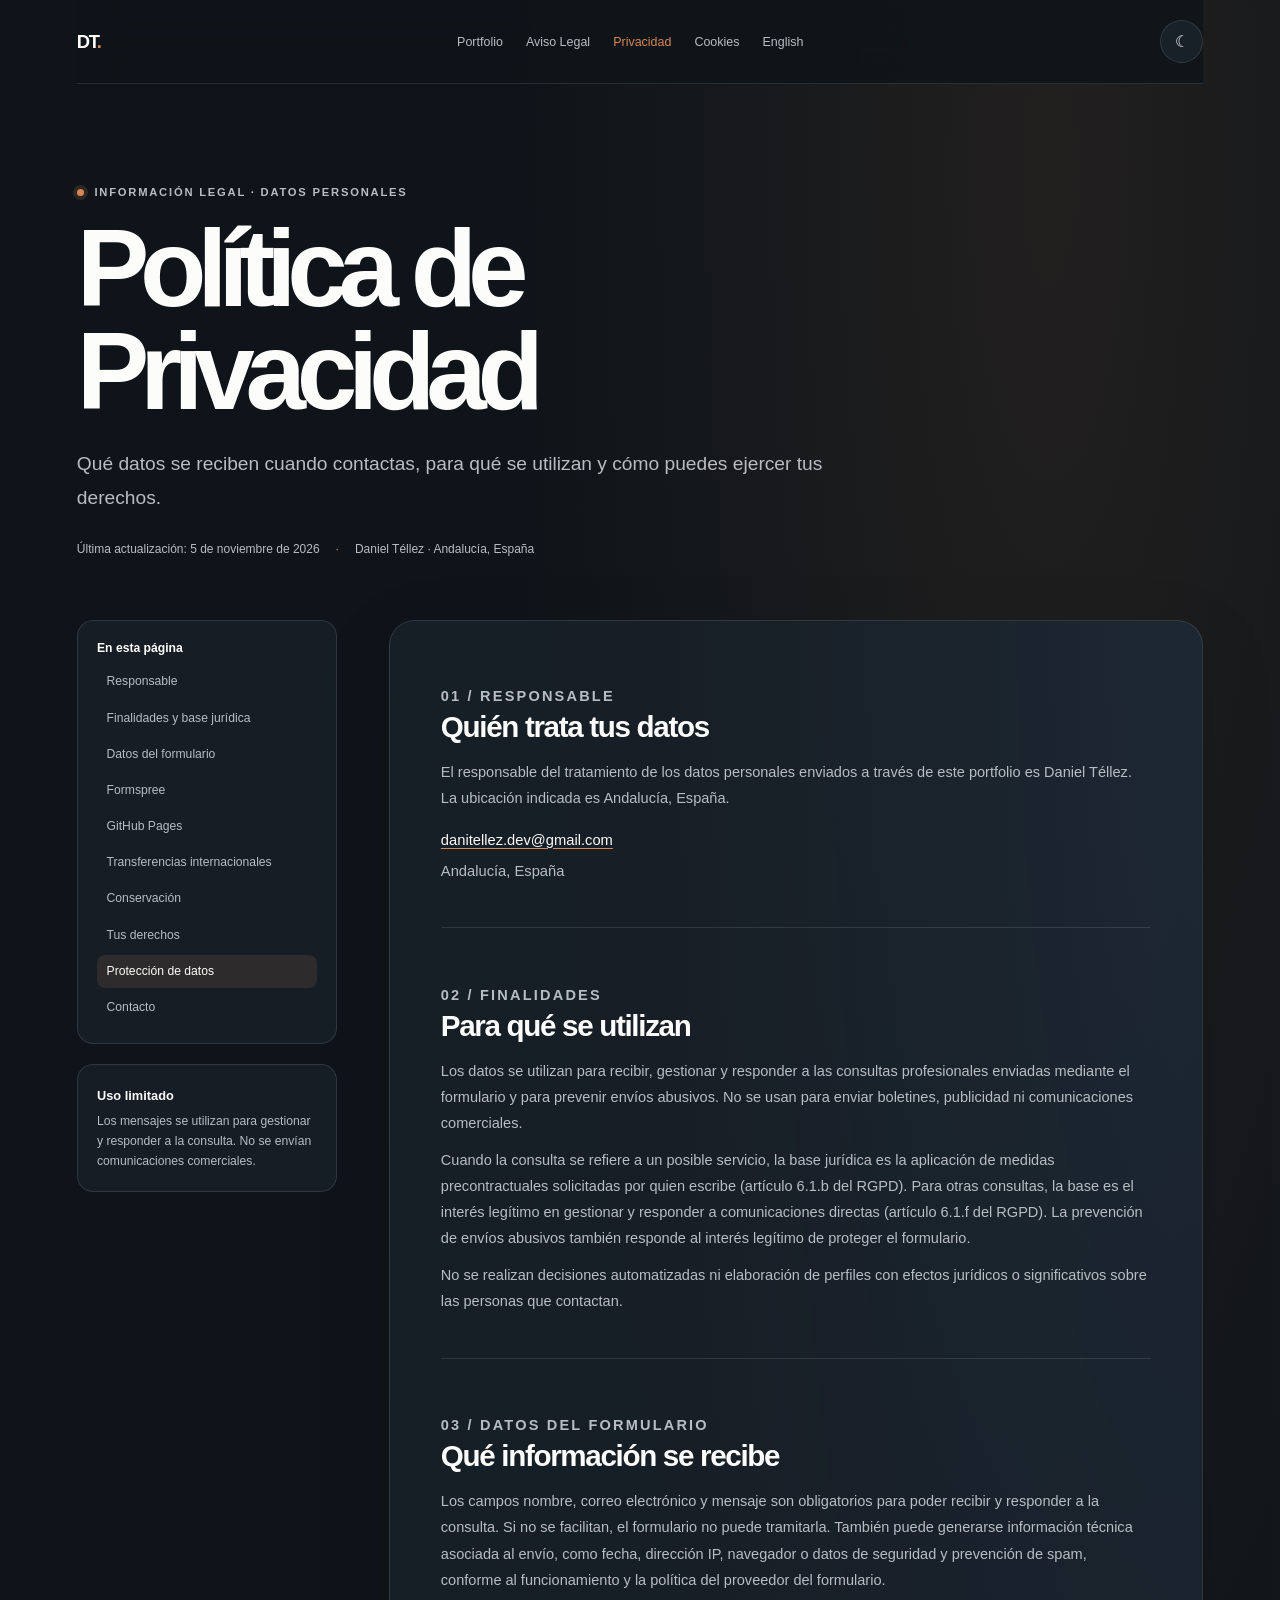
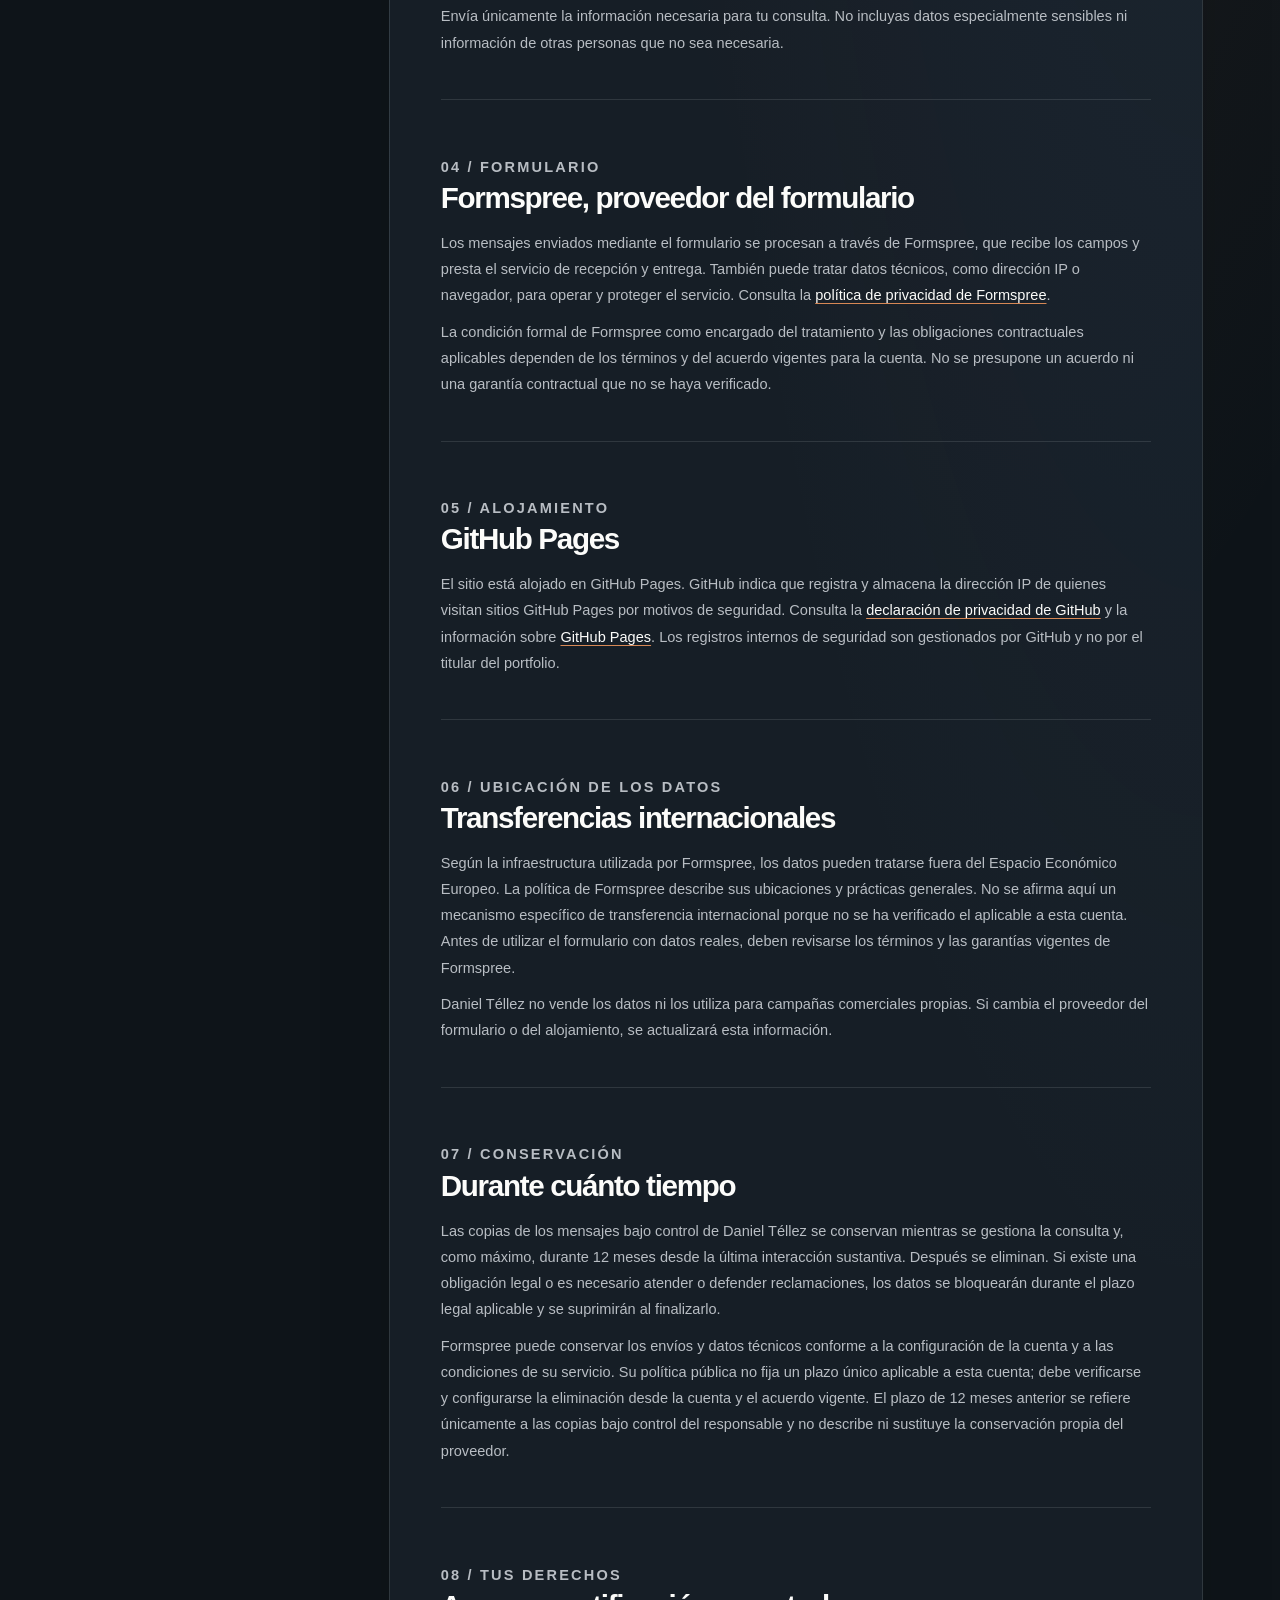
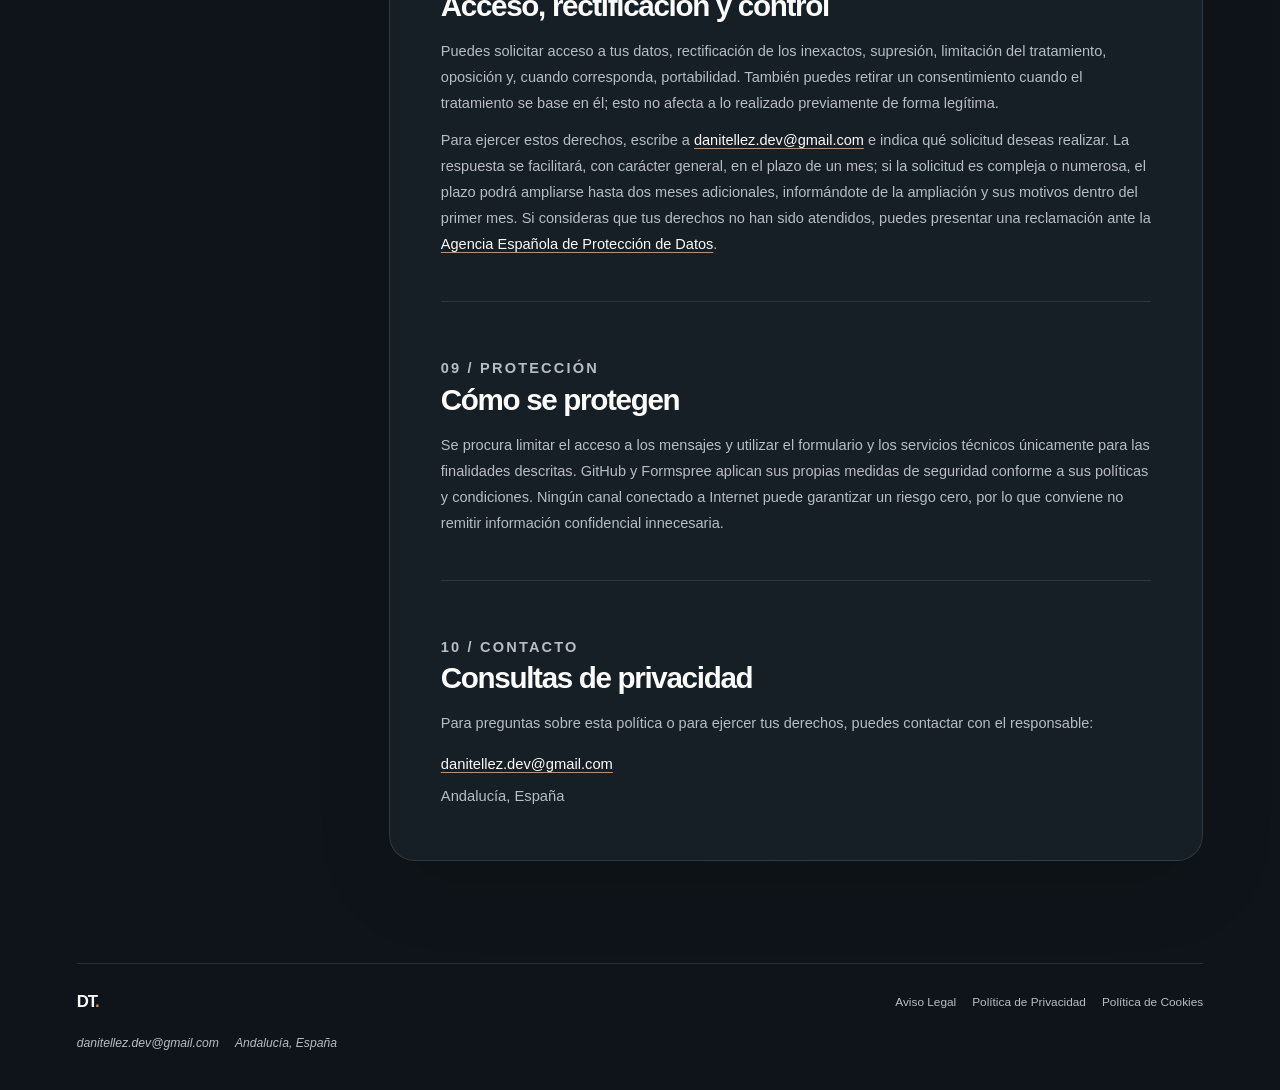
<file: privacidad.html>
<!doctype html>
<html lang="es">
    <head>
        <meta charset="utf-8">
        <meta name="viewport" content="width=device-width, initial-scale=1">
        <meta name="theme-color" content="#0e1419">
        <link rel="icon" type="image/svg+xml" href="assets/icons/favicon.svg">
        <meta name="description" content="Política de privacidad del portfolio de Daniel Téllez: datos del formulario, Formspree, conservación y derechos de protección de datos.">
        <meta name="robots" content="index,follow,max-image-preview:large">
        <link rel="canonical" href="https://danieltellez.dev/privacidad.html">
        <link rel="alternate" hreflang="es-ES" href="https://danieltellez.dev/privacidad.html">
        <link rel="alternate" hreflang="en" href="https://danieltellez.dev/privacy-policy.html">
        <link rel="alternate" hreflang="x-default" href="https://danieltellez.dev/privacidad.html">
        <meta property="og:type" content="website">
        <meta property="og:site_name" content="Daniel Téllez">
        <meta property="og:title" content="Política de privacidad | Daniel Téllez">
        <meta property="og:description" content="Política de privacidad del portfolio de Daniel Téllez: datos del formulario, Formspree, conservación y derechos de protección de datos.">
        <meta property="og:url" content="https://danieltellez.dev/privacidad.html">
        <meta property="og:locale" content="es_ES">
        <meta property="og:locale:alternate" content="en_US">
        <meta property="og:image" content="https://danieltellez.dev/assets/images/pc_setup.png">
        <meta property="og:image:alt" content="Vista del portfolio web de Daniel Téllez en un escritorio">
        <meta property="og:image:width" content="1918">
        <meta property="og:image:height" content="911">
        <meta name="twitter:card" content="summary_large_image">
        <meta name="twitter:title" content="Política de privacidad | Daniel Téllez">
        <meta name="twitter:description" content="Política de privacidad del portfolio de Daniel Téllez: datos del formulario, Formspree, conservación y derechos de protección de datos.">
        <meta name="twitter:image" content="https://danieltellez.dev/assets/images/pc_setup.png">
        <meta name="twitter:image:alt" content="Vista del portfolio web de Daniel Téllez en un escritorio">
        <title>Política de privacidad | Daniel Téllez</title>
        <link rel="stylesheet" href="css/legal.css">
        <script type="module" src="js/legal.js"></script>
    </head>
    <body class="legal-site" data-theme="dark">
        <a class="legal-skip-link" href="#contenido">Saltar al contenido</a>
        <div class="legal-shell">
            <header class="legal-header">
                <a class="legal-brand" href="index.html" aria-label="Daniel Téllez, volver al portfolio">DT<span>.</span></a>
                <nav class="legal-header__nav" aria-label="Navegación legal">
                    <a href="index.html">Portfolio</a>
                    <a href="aviso-legal.html">Aviso Legal</a>
                    <a href="privacidad.html" aria-current="page">Privacidad</a>
                    <a href="cookies.html">Cookies</a>
                    <a href="privacy-policy.html" lang="en" hreflang="en">English</a>
                </nav>
                <button class="legal-theme-toggle" type="button" aria-label="Cambiar a tema claro" aria-pressed="false" data-legal-theme-toggle>
                    <span aria-hidden="true" data-legal-theme-icon>☾</span>
                </button>
            </header>

            <main class="legal-main" id="contenido">
                <header class="legal-hero">
                    <p class="legal-kicker">Información legal · Datos personales</p>
                    <h1>Política de Privacidad</h1>
                    <p class="legal-hero__lead">Qué datos se reciben cuando contactas, para qué se utilizan y cómo puedes ejercer tus derechos.</p>
                    <div class="legal-meta">
                        <span>Última actualización: 5 de noviembre de 2026</span>
                        <span>Daniel Téllez · Andalucía, España</span>
                    </div>
                </header>

                <div class="legal-layout">
                    <aside class="legal-sidebar">
                        <nav class="legal-toc" aria-label="Contenido de la política de privacidad" data-legal-toc>
                            <p class="legal-toc__title">En esta página</p>
                            <ol>
                                <li><a href="#responsable">Responsable</a></li>
                                <li><a href="#finalidades">Finalidades y base jurídica</a></li>
                                <li><a href="#datos">Datos del formulario</a></li>
                                <li><a href="#formspree">Formspree</a></li>
                                <li><a href="#github-pages">GitHub Pages</a></li>
                                <li><a href="#transferencias">Transferencias internacionales</a></li>
                                <li><a href="#conservacion">Conservación</a></li>
                                <li><a href="#derechos">Tus derechos</a></li>
                                <li><a href="#proteccion">Protección de datos</a></li>
                                <li><a href="#contacto">Contacto</a></li>
                            </ol>
                        </nav>
                        <div class="legal-sidebar__note">
                            <strong>Uso limitado</strong>
                            <p>Los mensajes se utilizan para gestionar y responder a la consulta. No se envían comunicaciones comerciales.</p>
                        </div>
                    </aside>

                    <article class="legal-article">
                        <section class="legal-section" id="responsable">
                            <p class="legal-section__number">01 / Responsable</p>
                            <h2>Quién trata tus datos</h2>
                            <p>El responsable del tratamiento de los datos personales enviados a través de este portfolio es Daniel Téllez. La ubicación indicada es Andalucía, España.</p>
                            <address>
                                <a href="mailto:danitellez.dev@gmail.com">danitellez.dev@gmail.com</a>
                                <span>Andalucía, España</span>
                            </address>
                        </section>

                        <section class="legal-section" id="finalidades">
                            <p class="legal-section__number">02 / Finalidades</p>
                            <h2>Para qué se utilizan</h2>
                            <p>Los datos se utilizan para recibir, gestionar y responder a las consultas profesionales enviadas mediante el formulario y para prevenir envíos abusivos. No se usan para enviar boletines, publicidad ni comunicaciones comerciales.</p>
                            <p>Cuando la consulta se refiere a un posible servicio, la base jurídica es la aplicación de medidas precontractuales solicitadas por quien escribe (artículo 6.1.b del RGPD). Para otras consultas, la base es el interés legítimo en gestionar y responder a comunicaciones directas (artículo 6.1.f del RGPD). La prevención de envíos abusivos también responde al interés legítimo de proteger el formulario.</p>
                            <p>No se realizan decisiones automatizadas ni elaboración de perfiles con efectos jurídicos o significativos sobre las personas que contactan.</p>
                        </section>

                        <section class="legal-section" id="datos">
                            <p class="legal-section__number">03 / Datos del formulario</p>
                            <h2>Qué información se recibe</h2>
                            <p>Los campos nombre, correo electrónico y mensaje son obligatorios para poder recibir y responder a la consulta. Si no se facilitan, el formulario no puede tramitarla. También puede generarse información técnica asociada al envío, como fecha, dirección IP, navegador o datos de seguridad y prevención de spam, conforme al funcionamiento y la política del proveedor del formulario.</p>
                            <p>Envía únicamente la información necesaria para tu consulta. No incluyas datos especialmente sensibles ni información de otras personas que no sea necesaria.</p>
                        </section>

                        <section class="legal-section" id="formspree">
                            <p class="legal-section__number">04 / Formulario</p>
                            <h2>Formspree, proveedor del formulario</h2>
                            <p>Los mensajes enviados mediante el formulario se procesan a través de Formspree, que recibe los campos y presta el servicio de recepción y entrega. También puede tratar datos técnicos, como dirección IP o navegador, para operar y proteger el servicio. Consulta la <a href="https://formspree.io/legal/privacy-policy" target="_blank" rel="noopener noreferrer">política de privacidad de Formspree</a>.</p>
                            <p>La condición formal de Formspree como encargado del tratamiento y las obligaciones contractuales aplicables dependen de los términos y del acuerdo vigentes para la cuenta. No se presupone un acuerdo ni una garantía contractual que no se haya verificado.</p>
                        </section>

                        <section class="legal-section" id="github-pages">
                            <p class="legal-section__number">05 / Alojamiento</p>
                            <h2>GitHub Pages</h2>
                            <p>El sitio está alojado en GitHub Pages. GitHub indica que registra y almacena la dirección IP de quienes visitan sitios GitHub Pages por motivos de seguridad. Consulta la <a href="https://docs.github.com/en/site-policy/privacy-policies/github-general-privacy-statement" target="_blank" rel="noopener noreferrer">declaración de privacidad de GitHub</a> y la información sobre <a href="https://docs.github.com/en/pages/getting-started-with-github-pages/what-is-github-pages" target="_blank" rel="noopener noreferrer">GitHub Pages</a>. Los registros internos de seguridad son gestionados por GitHub y no por el titular del portfolio.</p>
                        </section>

                        <section class="legal-section" id="transferencias">
                            <p class="legal-section__number">06 / Ubicación de los datos</p>
                            <h2>Transferencias internacionales</h2>
                            <p>Según la infraestructura utilizada por Formspree, los datos pueden tratarse fuera del Espacio Económico Europeo. La política de Formspree describe sus ubicaciones y prácticas generales. No se afirma aquí un mecanismo específico de transferencia internacional porque no se ha verificado el aplicable a esta cuenta. Antes de utilizar el formulario con datos reales, deben revisarse los términos y las garantías vigentes de Formspree.</p>
                            <p>Daniel Téllez no vende los datos ni los utiliza para campañas comerciales propias. Si cambia el proveedor del formulario o del alojamiento, se actualizará esta información.</p>
                        </section>

                        <section class="legal-section" id="conservacion">
                            <p class="legal-section__number">07 / Conservación</p>
                            <h2>Durante cuánto tiempo</h2>
                            <p>Las copias de los mensajes bajo control de Daniel Téllez se conservan mientras se gestiona la consulta y, como máximo, durante 12 meses desde la última interacción sustantiva. Después se eliminan. Si existe una obligación legal o es necesario atender o defender reclamaciones, los datos se bloquearán durante el plazo legal aplicable y se suprimirán al finalizarlo.</p>
                            <p>Formspree puede conservar los envíos y datos técnicos conforme a la configuración de la cuenta y a las condiciones de su servicio. Su política pública no fija un plazo único aplicable a esta cuenta; debe verificarse y configurarse la eliminación desde la cuenta y el acuerdo vigente. El plazo de 12 meses anterior se refiere únicamente a las copias bajo control del responsable y no describe ni sustituye la conservación propia del proveedor.</p>
                        </section>

                        <section class="legal-section" id="derechos">
                            <p class="legal-section__number">08 / Tus derechos</p>
                            <h2>Acceso, rectificación y control</h2>
                            <p>Puedes solicitar acceso a tus datos, rectificación de los inexactos, supresión, limitación del tratamiento, oposición y, cuando corresponda, portabilidad. También puedes retirar un consentimiento cuando el tratamiento se base en él; esto no afecta a lo realizado previamente de forma legítima.</p>
                            <p>Para ejercer estos derechos, escribe a <a href="mailto:danitellez.dev@gmail.com">danitellez.dev@gmail.com</a> e indica qué solicitud deseas realizar. La respuesta se facilitará, con carácter general, en el plazo de un mes; si la solicitud es compleja o numerosa, el plazo podrá ampliarse hasta dos meses adicionales, informándote de la ampliación y sus motivos dentro del primer mes. Si consideras que tus derechos no han sido atendidos, puedes presentar una reclamación ante la <a href="https://www.aepd.es/" target="_blank" rel="noopener noreferrer">Agencia Española de Protección de Datos</a>.</p>
                        </section>

                        <section class="legal-section" id="proteccion">
                            <p class="legal-section__number">09 / Protección</p>
                            <h2>Cómo se protegen</h2>
                            <p>Se procura limitar el acceso a los mensajes y utilizar el formulario y los servicios técnicos únicamente para las finalidades descritas. GitHub y Formspree aplican sus propias medidas de seguridad conforme a sus políticas y condiciones. Ningún canal conectado a Internet puede garantizar un riesgo cero, por lo que conviene no remitir información confidencial innecesaria.</p>
                        </section>

                        <section class="legal-section" id="contacto">
                            <p class="legal-section__number">10 / Contacto</p>
                            <h2>Consultas de privacidad</h2>
                            <p>Para preguntas sobre esta política o para ejercer tus derechos, puedes contactar con el responsable:</p>
                            <address>
                                <a href="mailto:danitellez.dev@gmail.com">danitellez.dev@gmail.com</a>
                                <span>Andalucía, España</span>
                            </address>
                        </section>
                    </article>
                </div>
            </main>

            <footer class="legal-footer">
                <a class="legal-footer__brand" href="index.html" aria-label="Daniel Téllez, volver al portfolio">DT<span>.</span></a>
                <nav class="legal-footer__links" aria-label="Otras páginas legales">
                    <a href="aviso-legal.html">Aviso Legal</a>
                    <a href="privacidad.html" aria-current="page">Política de Privacidad</a>
                    <a href="cookies.html">Política de Cookies</a>
                </nav>
                <address class="legal-footer__contact">
                    <a href="mailto:danitellez.dev@gmail.com">danitellez.dev@gmail.com</a>
                    <span>Andalucía, España</span>
                </address>
            </footer>
        </div>
    </body>
</html>
</file>
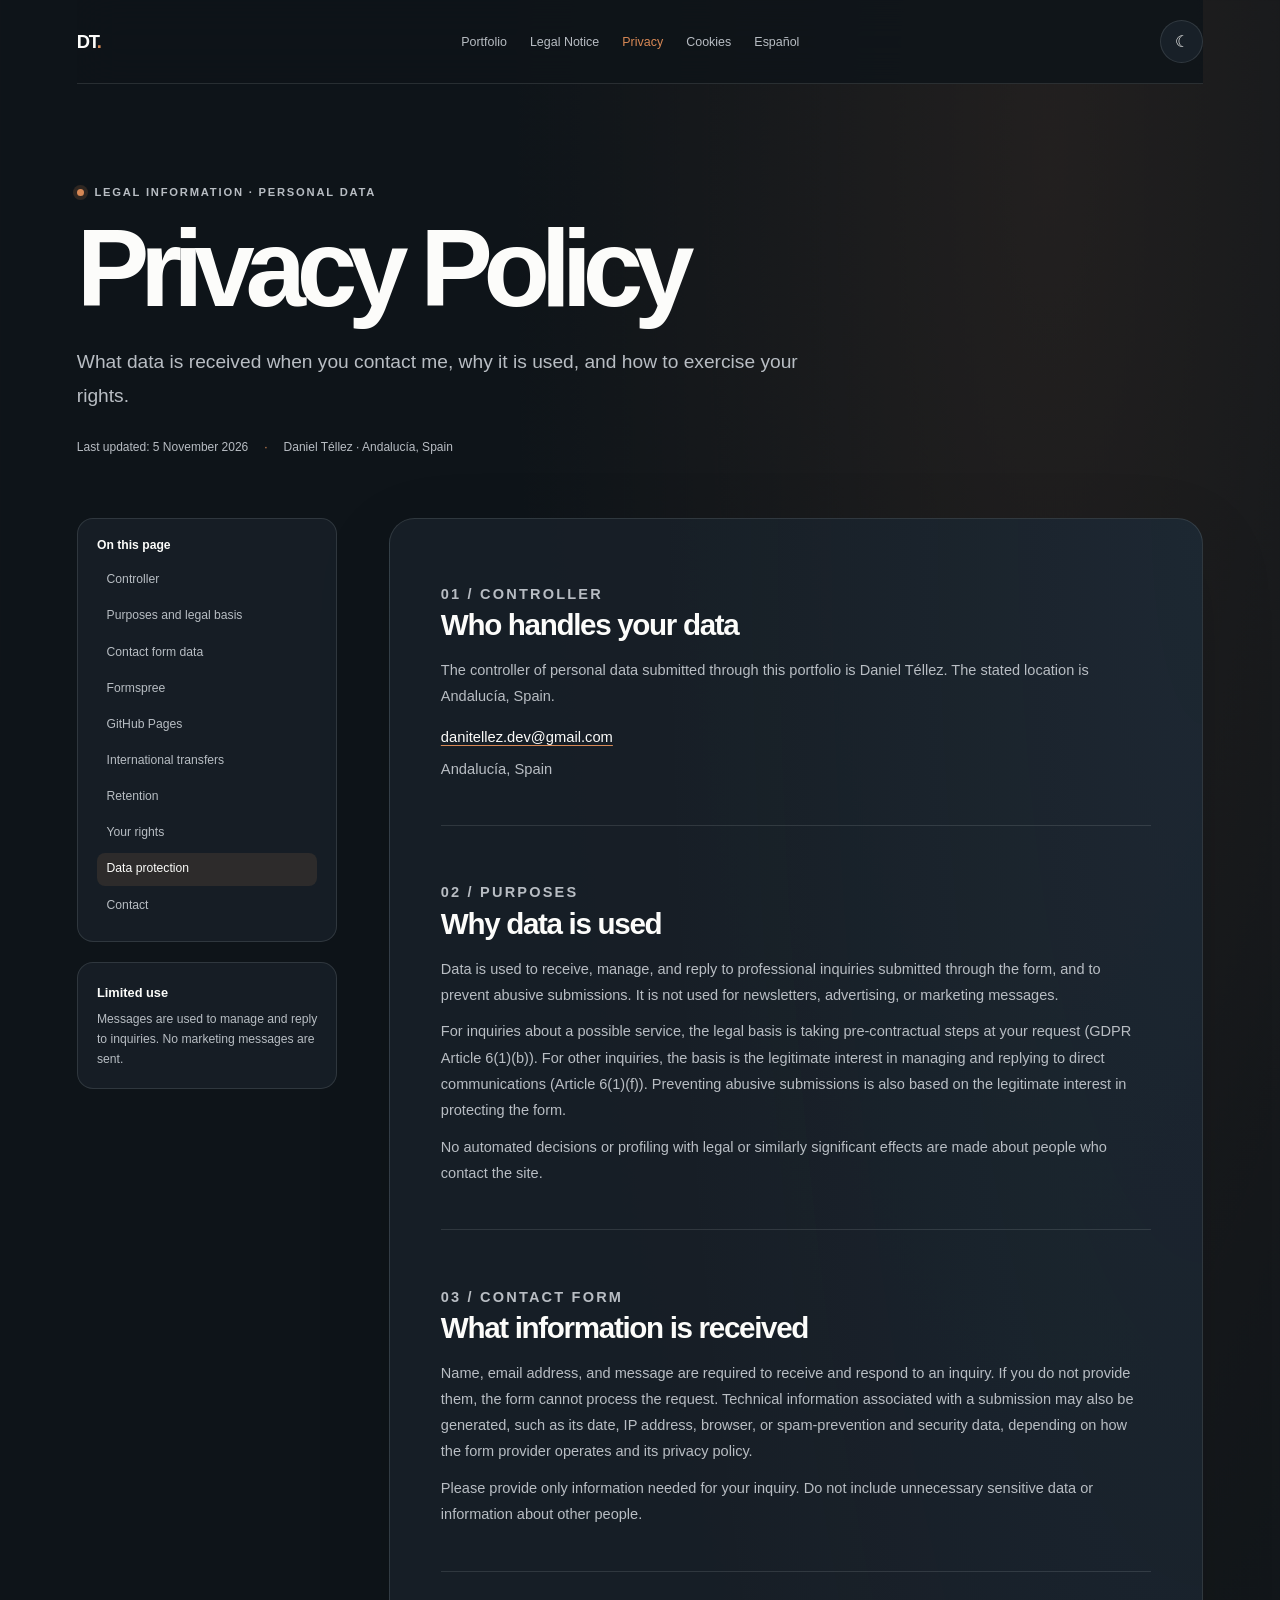
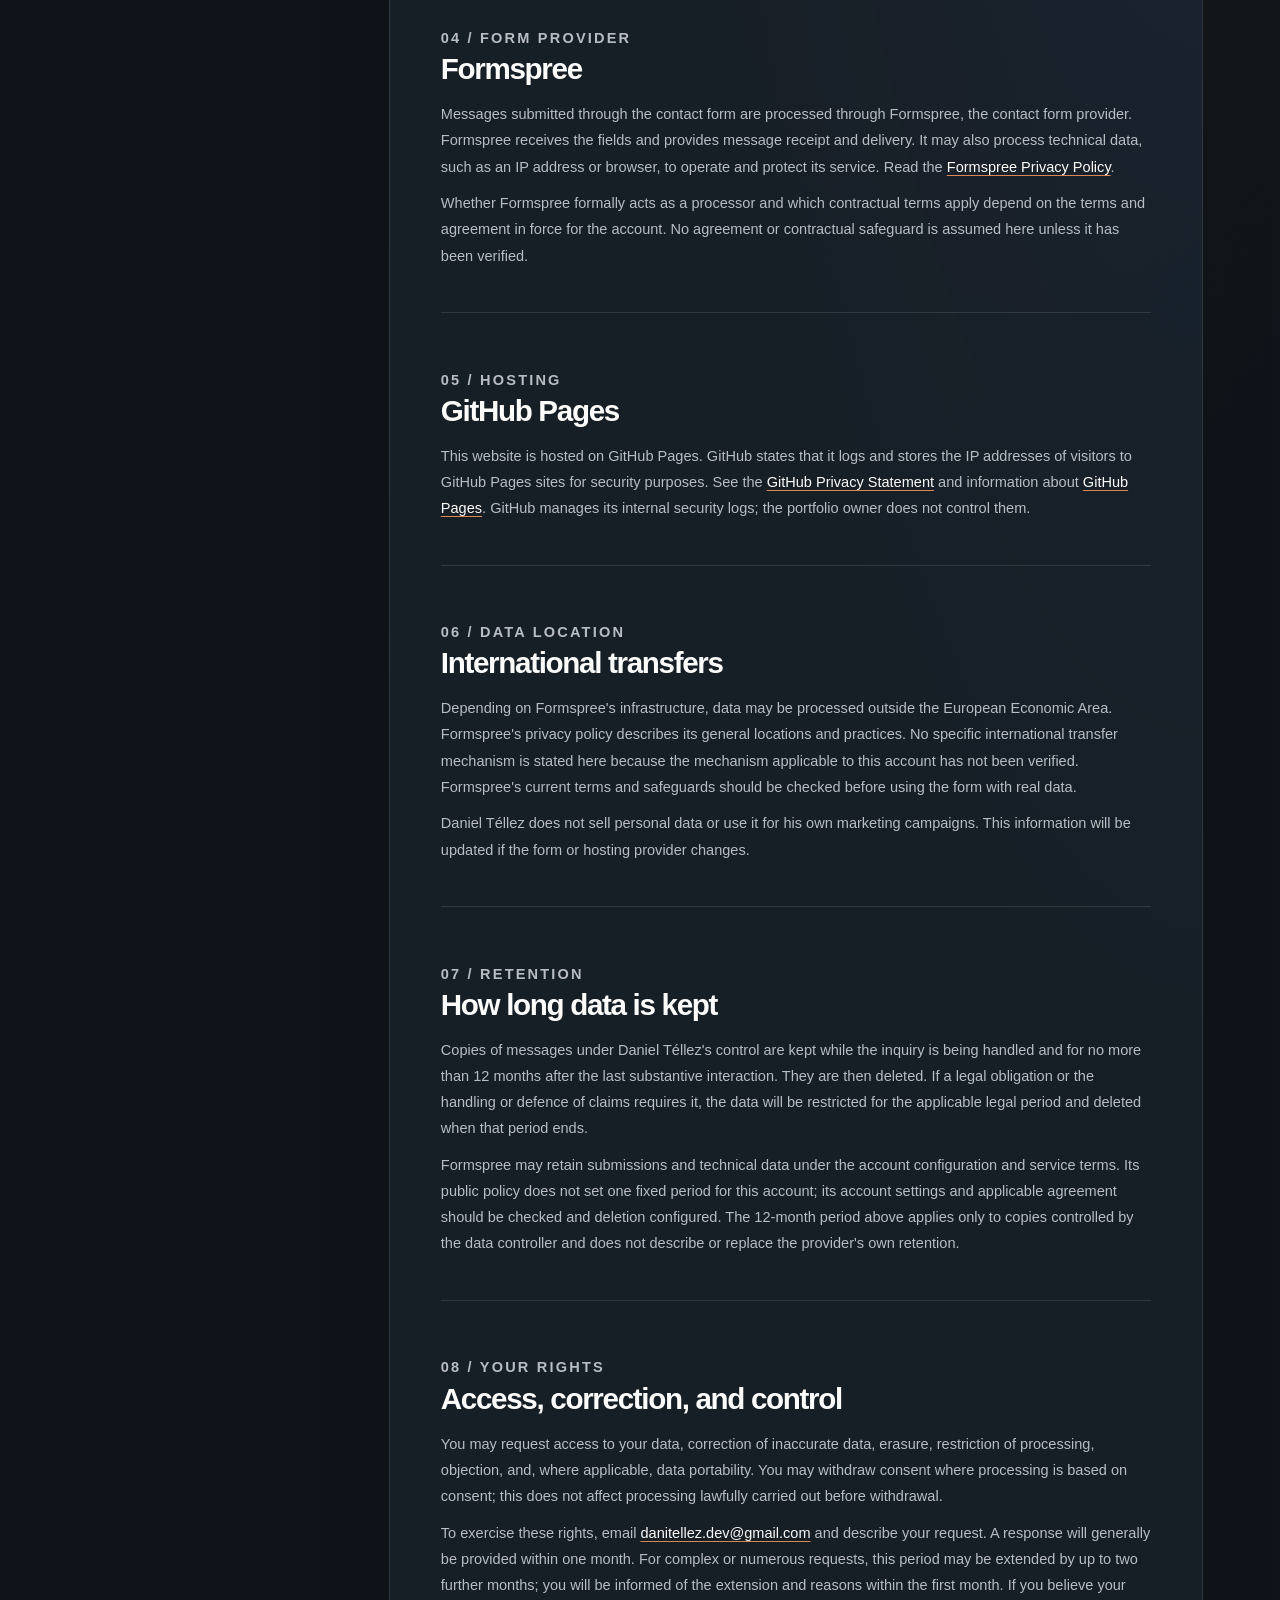
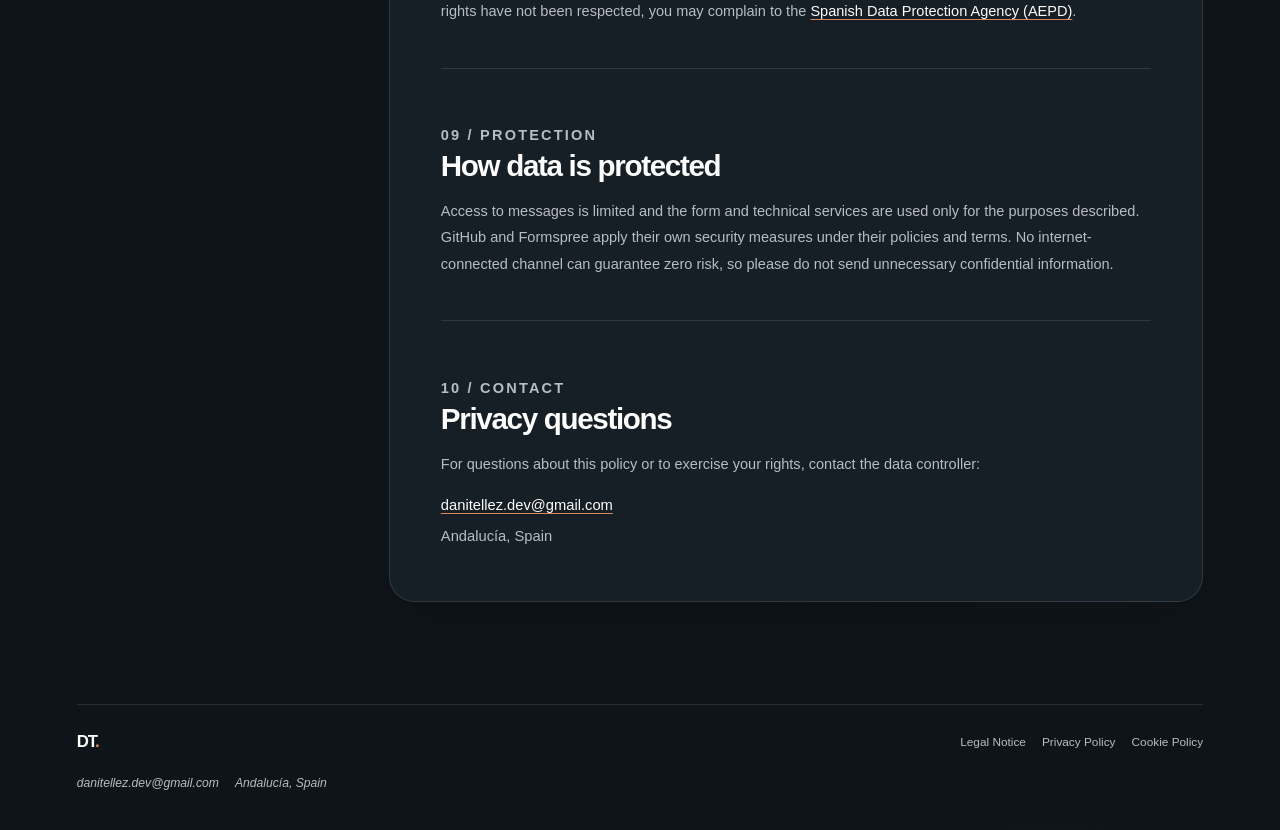
<file: privacy-policy.html>
<!doctype html>
<html lang="en">
    <head>
        <meta charset="utf-8">
        <meta name="viewport" content="width=device-width, initial-scale=1">
        <meta name="theme-color" content="#0e1419">
        <link rel="icon" type="image/svg+xml" href="assets/icons/favicon.svg">
        <meta name="description" content="Privacy policy for Daniel Téllez's portfolio, including contact form data, Formspree, retention, and data protection rights.">
        <meta name="robots" content="index,follow,max-image-preview:large">
        <link rel="canonical" href="https://danieltellez.dev/privacy-policy.html">
        <link rel="alternate" hreflang="es-ES" href="https://danieltellez.dev/privacidad.html">
        <link rel="alternate" hreflang="en" href="https://danieltellez.dev/privacy-policy.html">
        <link rel="alternate" hreflang="x-default" href="https://danieltellez.dev/privacidad.html">
        <meta property="og:type" content="website">
        <meta property="og:site_name" content="Daniel Téllez">
        <meta property="og:title" content="Privacy Policy | Daniel Téllez">
        <meta property="og:description" content="Privacy policy for Daniel Téllez's portfolio, including contact form data, Formspree, retention, and data protection rights.">
        <meta property="og:url" content="https://danieltellez.dev/privacy-policy.html">
        <meta property="og:locale" content="en_US">
        <meta property="og:locale:alternate" content="es_ES">
        <meta property="og:image" content="https://danieltellez.dev/assets/images/pc_setup.png">
        <meta property="og:image:alt" content="A view of Daniel Téllez's portfolio website on a desktop screen">
        <meta property="og:image:width" content="1918">
        <meta property="og:image:height" content="911">
        <meta name="twitter:card" content="summary_large_image">
        <meta name="twitter:title" content="Privacy Policy | Daniel Téllez">
        <meta name="twitter:description" content="Privacy policy for Daniel Téllez's portfolio, including contact form data, Formspree, retention, and data protection rights.">
        <meta name="twitter:image" content="https://danieltellez.dev/assets/images/pc_setup.png">
        <meta name="twitter:image:alt" content="A view of Daniel Téllez's portfolio website on a desktop screen">
        <title>Privacy Policy | Daniel Téllez</title>
        <link rel="stylesheet" href="css/legal.css">
        <script type="module" src="js/legal.js"></script>
    </head>
    <body class="legal-site" data-theme="dark">
        <a class="legal-skip-link" href="#content">Skip to content</a>
        <div class="legal-shell">
            <header class="legal-header">
                <a class="legal-brand" href="index.html?lang=en" aria-label="Daniel Téllez, return to portfolio">DT<span>.</span></a>
                <nav class="legal-header__nav" aria-label="Legal navigation">
                    <a href="index.html?lang=en">Portfolio</a>
                    <a href="legal-notice.html">Legal Notice</a>
                    <a href="privacy-policy.html" aria-current="page">Privacy</a>
                    <a href="cookie-policy.html">Cookies</a>
                    <a href="privacidad.html" lang="es" hreflang="es">Español</a>
                </nav>
                <button class="legal-theme-toggle" type="button" aria-label="Switch to light theme" aria-pressed="false" data-legal-theme-toggle>
                    <span aria-hidden="true" data-legal-theme-icon>☾</span>
                </button>
            </header>

            <main class="legal-main" id="content">
                <header class="legal-hero">
                    <p class="legal-kicker">Legal information · Personal data</p>
                    <h1>Privacy Policy</h1>
                    <p class="legal-hero__lead">What data is received when you contact me, why it is used, and how to exercise your rights.</p>
                    <div class="legal-meta">
                        <span>Last updated: 5 November 2026</span>
                        <span>Daniel Téllez · Andalucía, Spain</span>
                    </div>
                </header>

                <div class="legal-layout">
                    <aside class="legal-sidebar">
                        <nav class="legal-toc" aria-label="Privacy policy contents" data-legal-toc>
                            <p class="legal-toc__title">On this page</p>
                            <ol>
                                <li><a href="#controller">Controller</a></li>
                                <li><a href="#purposes">Purposes and legal basis</a></li>
                                <li><a href="#data">Contact form data</a></li>
                                <li><a href="#formspree">Formspree</a></li>
                                <li><a href="#github-pages">GitHub Pages</a></li>
                                <li><a href="#transfers">International transfers</a></li>
                                <li><a href="#retention">Retention</a></li>
                                <li><a href="#rights">Your rights</a></li>
                                <li><a href="#security">Data protection</a></li>
                                <li><a href="#contact">Contact</a></li>
                            </ol>
                        </nav>
                        <div class="legal-sidebar__note">
                            <strong>Limited use</strong>
                            <p>Messages are used to manage and reply to inquiries. No marketing messages are sent.</p>
                        </div>
                    </aside>

                    <article class="legal-article">
                        <section class="legal-section" id="controller">
                            <p class="legal-section__number">01 / Controller</p>
                            <h2>Who handles your data</h2>
                            <p>The controller of personal data submitted through this portfolio is Daniel Téllez. The stated location is Andalucía, Spain.</p>
                            <address>
                                <a href="mailto:danitellez.dev@gmail.com">danitellez.dev@gmail.com</a>
                                <span>Andalucía, Spain</span>
                            </address>
                        </section>

                        <section class="legal-section" id="purposes">
                            <p class="legal-section__number">02 / Purposes</p>
                            <h2>Why data is used</h2>
                            <p>Data is used to receive, manage, and reply to professional inquiries submitted through the form, and to prevent abusive submissions. It is not used for newsletters, advertising, or marketing messages.</p>
                            <p>For inquiries about a possible service, the legal basis is taking pre-contractual steps at your request (GDPR Article 6(1)(b)). For other inquiries, the basis is the legitimate interest in managing and replying to direct communications (Article 6(1)(f)). Preventing abusive submissions is also based on the legitimate interest in protecting the form.</p>
                            <p>No automated decisions or profiling with legal or similarly significant effects are made about people who contact the site.</p>
                        </section>

                        <section class="legal-section" id="data">
                            <p class="legal-section__number">03 / Contact form</p>
                            <h2>What information is received</h2>
                            <p>Name, email address, and message are required to receive and respond to an inquiry. If you do not provide them, the form cannot process the request. Technical information associated with a submission may also be generated, such as its date, IP address, browser, or spam-prevention and security data, depending on how the form provider operates and its privacy policy.</p>
                            <p>Please provide only information needed for your inquiry. Do not include unnecessary sensitive data or information about other people.</p>
                        </section>

                        <section class="legal-section" id="formspree">
                            <p class="legal-section__number">04 / Form provider</p>
                            <h2>Formspree</h2>
                            <p>Messages submitted through the contact form are processed through Formspree, the contact form provider. Formspree receives the fields and provides message receipt and delivery. It may also process technical data, such as an IP address or browser, to operate and protect its service. Read the <a href="https://formspree.io/legal/privacy-policy" target="_blank" rel="noopener noreferrer">Formspree Privacy Policy</a>.</p>
                            <p>Whether Formspree formally acts as a processor and which contractual terms apply depend on the terms and agreement in force for the account. No agreement or contractual safeguard is assumed here unless it has been verified.</p>
                        </section>

                        <section class="legal-section" id="github-pages">
                            <p class="legal-section__number">05 / Hosting</p>
                            <h2>GitHub Pages</h2>
                            <p>This website is hosted on GitHub Pages. GitHub states that it logs and stores the IP addresses of visitors to GitHub Pages sites for security purposes. See the <a href="https://docs.github.com/en/site-policy/privacy-policies/github-general-privacy-statement" target="_blank" rel="noopener noreferrer">GitHub Privacy Statement</a> and information about <a href="https://docs.github.com/en/pages/getting-started-with-github-pages/what-is-github-pages" target="_blank" rel="noopener noreferrer">GitHub Pages</a>. GitHub manages its internal security logs; the portfolio owner does not control them.</p>
                        </section>

                        <section class="legal-section" id="transfers">
                            <p class="legal-section__number">06 / Data location</p>
                            <h2>International transfers</h2>
                            <p>Depending on Formspree's infrastructure, data may be processed outside the European Economic Area. Formspree's privacy policy describes its general locations and practices. No specific international transfer mechanism is stated here because the mechanism applicable to this account has not been verified. Formspree's current terms and safeguards should be checked before using the form with real data.</p>
                            <p>Daniel Téllez does not sell personal data or use it for his own marketing campaigns. This information will be updated if the form or hosting provider changes.</p>
                        </section>

                        <section class="legal-section" id="retention">
                            <p class="legal-section__number">07 / Retention</p>
                            <h2>How long data is kept</h2>
                            <p>Copies of messages under Daniel Téllez's control are kept while the inquiry is being handled and for no more than 12 months after the last substantive interaction. They are then deleted. If a legal obligation or the handling or defence of claims requires it, the data will be restricted for the applicable legal period and deleted when that period ends.</p>
                            <p>Formspree may retain submissions and technical data under the account configuration and service terms. Its public policy does not set one fixed period for this account; its account settings and applicable agreement should be checked and deletion configured. The 12-month period above applies only to copies controlled by the data controller and does not describe or replace the provider's own retention.</p>
                        </section>

                        <section class="legal-section" id="rights">
                            <p class="legal-section__number">08 / Your rights</p>
                            <h2>Access, correction, and control</h2>
                            <p>You may request access to your data, correction of inaccurate data, erasure, restriction of processing, objection, and, where applicable, data portability. You may withdraw consent where processing is based on consent; this does not affect processing lawfully carried out before withdrawal.</p>
                            <p>To exercise these rights, email <a href="mailto:danitellez.dev@gmail.com">danitellez.dev@gmail.com</a> and describe your request. A response will generally be provided within one month. For complex or numerous requests, this period may be extended by up to two further months; you will be informed of the extension and reasons within the first month. If you believe your rights have not been respected, you may complain to the <a href="https://www.aepd.es/" target="_blank" rel="noopener noreferrer">Spanish Data Protection Agency (AEPD)</a>.</p>
                        </section>

                        <section class="legal-section" id="security">
                            <p class="legal-section__number">09 / Protection</p>
                            <h2>How data is protected</h2>
                            <p>Access to messages is limited and the form and technical services are used only for the purposes described. GitHub and Formspree apply their own security measures under their policies and terms. No internet-connected channel can guarantee zero risk, so please do not send unnecessary confidential information.</p>
                        </section>

                        <section class="legal-section" id="contact">
                            <p class="legal-section__number">10 / Contact</p>
                            <h2>Privacy questions</h2>
                            <p>For questions about this policy or to exercise your rights, contact the data controller:</p>
                            <address>
                                <a href="mailto:danitellez.dev@gmail.com">danitellez.dev@gmail.com</a>
                                <span>Andalucía, Spain</span>
                            </address>
                        </section>
                    </article>
                </div>
            </main>

            <footer class="legal-footer">
                <a class="legal-footer__brand" href="index.html?lang=en" aria-label="Daniel Téllez, return to portfolio">DT<span>.</span></a>
                <nav class="legal-footer__links" aria-label="Other legal pages">
                    <a href="legal-notice.html">Legal Notice</a>
                    <a href="privacy-policy.html" aria-current="page">Privacy Policy</a>
                    <a href="cookie-policy.html">Cookie Policy</a>
                </nav>
                <address class="legal-footer__contact">
                    <a href="mailto:danitellez.dev@gmail.com">danitellez.dev@gmail.com</a>
                    <span>Andalucía, Spain</span>
                </address>
            </footer>
        </div>
    </body>
</html>
</file>
<file: css/main.css>
@import url("./variables.css");
@import url("./layout.css");
@import url("./animations.css");
@import url("./intro.css");
@import url("./portfolio.css");
@import url("./story.css");
</file>
<file: css/legal.css>
@import url("./variables.css");
@import url("./layout.css");

html.theme-transition *,
html.theme-transition *::before,
html.theme-transition *::after {
    transition:
        background-color 600ms ease,
        color 600ms ease,
        border-color 600ms ease,
        box-shadow 600ms ease,
        fill 600ms ease !important;
}

.legal-site {
    min-height: 100vh;
    background:
        radial-gradient(ellipse at 82% 4%, color-mix(in srgb, var(--color-accent) 10%, transparent), transparent 34rem),
        var(--color-background);
}

.legal-shell {
    width: min(100%, 112rem);
    margin-inline: auto;
    padding-inline: var(--page-gutter);
}

.legal-skip-link {
    position: fixed;
    z-index: 100;
    top: 0.75rem;
    left: 0.75rem;
    padding: 0.75rem 1rem;
    border-radius: 0.6rem;
    background: var(--color-text);
    color: var(--color-background);
    transform: translateY(-160%);
}

.legal-skip-link:focus {
    transform: translateY(0);
}

.legal-header {
    position: sticky;
    z-index: 20;
    top: 0;
    display: grid;
    min-height: 5.25rem;
    grid-template-columns: auto minmax(0, 1fr) auto;
    align-items: center;
    gap: clamp(1rem, 3vw, 2.5rem);
    border-bottom: 1px solid var(--color-border);
    background: color-mix(in srgb, var(--color-background) 86%, transparent);
    backdrop-filter: blur(20px);
}

.legal-brand {
    width: fit-content;
    font-size: 1.15rem;
    font-weight: 750;
    letter-spacing: -0.07em;
}

.legal-brand span {
    color: var(--color-accent);
}

.legal-header__nav {
    display: flex;
    align-items: center;
    justify-content: center;
    flex-wrap: wrap;
    gap: 0.35rem clamp(0.7rem, 1.8vw, 1.6rem);
    color: var(--color-muted);
    font-size: 0.78rem;
}

.legal-header__nav a,
.legal-footer__links a {
    transition: color 180ms ease;
}

.legal-header__nav a:hover,
.legal-header__nav a[aria-current="page"],
.legal-footer__links a:hover {
    color: var(--color-accent);
}

.legal-theme-toggle {
    display: grid;
    width: 2.7rem;
    height: 2.7rem;
    place-items: center;
    border: 1px solid var(--color-border);
    border-radius: 50%;
    background: var(--color-surface);
    color: var(--color-text);
    font: inherit;
    font-size: 1rem;
    cursor: pointer;
    transition: border-color 180ms ease, transform 180ms ease, background-color 300ms ease;
}

.legal-theme-toggle:hover {
    transform: translateY(-1px);
    border-color: var(--color-accent);
}

.legal-main {
    width: min(100%, 88rem);
    margin-inline: auto;
    padding-block: clamp(3.5rem, 8vw, 7.5rem) clamp(4rem, 8vw, 7rem);
}

.legal-hero {
    max-width: 70rem;
    margin-bottom: clamp(2.5rem, 5vw, 4.5rem);
}

.legal-kicker {
    display: flex;
    align-items: center;
    gap: 0.65rem;
    margin: 0 0 1.25rem;
    color: var(--color-muted);
    font-size: 0.7rem;
    font-weight: 650;
    letter-spacing: 0.16em;
    text-transform: uppercase;
}

.legal-kicker::before {
    width: 0.45rem;
    height: 0.45rem;
    border-radius: 50%;
    background: var(--color-accent);
    box-shadow: 0 0 0 0.25rem color-mix(in srgb, var(--color-accent) 16%, transparent);
    content: "";
}

.legal-hero h1 {
    max-width: 15ch;
    margin: 0;
    color: var(--color-text);
    font-size: clamp(3.2rem, 8.5vw, 7.2rem);
    font-weight: 560;
    letter-spacing: -0.085em;
    line-height: 0.94;
}

.legal-hero__lead {
    max-width: 48rem;
    margin: 1.5rem 0 0;
    color: var(--color-muted);
    font-size: clamp(1rem, 1.5vw, 1.2rem);
    line-height: 1.8;
}

.legal-meta {
    display: flex;
    align-items: center;
    flex-wrap: wrap;
    gap: 0.65rem 1rem;
    margin-top: 1.65rem;
    color: var(--color-muted);
    font-size: 0.75rem;
}

.legal-meta span + span::before {
    margin-right: 1rem;
    color: var(--color-accent);
    content: "·";
}

.legal-layout {
    display: grid;
    grid-template-columns: minmax(13rem, 0.32fr) minmax(0, 1fr);
    align-items: start;
    gap: clamp(1.5rem, 4vw, 4rem);
}

.legal-sidebar {
    position: sticky;
    top: 7rem;
    display: grid;
    gap: 1.25rem;
}

.legal-toc,
.legal-sidebar__note {
    padding: 1.2rem;
    border: 1px solid var(--color-border);
    border-radius: 1rem;
    background: color-mix(in srgb, var(--color-surface) 86%, transparent);
}

.legal-toc__title {
    margin: 0 0 0.7rem;
    color: var(--color-text);
    font-size: 0.76rem;
    font-weight: 650;
}

.legal-toc ol {
    display: grid;
    gap: 0.2rem;
    margin: 0;
    padding: 0;
    list-style: none;
}

.legal-toc a {
    display: block;
    padding: 0.48rem 0.6rem;
    border-radius: 0.5rem;
    color: var(--color-muted);
    font-size: 0.76rem;
    line-height: 1.45;
    transition: background-color 180ms ease, color 180ms ease;
}

.legal-toc a:hover,
.legal-toc a[aria-current="location"] {
    background: color-mix(in srgb, var(--color-accent) 12%, transparent);
    color: var(--color-text);
}

.legal-sidebar__note {
    color: var(--color-muted);
    font-size: 0.76rem;
    line-height: 1.65;
}

.legal-sidebar__note strong {
    display: block;
    margin-bottom: 0.35rem;
    color: var(--color-text);
    font-size: 0.8rem;
}

.legal-sidebar__note p {
    margin: 0;
}

.legal-sidebar__note a,
.legal-article a {
    color: var(--color-text);
    text-decoration: underline;
    text-decoration-color: var(--color-accent);
    text-underline-offset: 0.2em;
}

.legal-article {
    min-width: 0;
    padding: clamp(1.25rem, 4vw, 3.25rem);
    border: 1px solid var(--color-border);
    border-radius: clamp(1.1rem, 2vw, 1.75rem);
    background:
        radial-gradient(ellipse at 100% 0%, color-mix(in srgb, var(--color-accent-secondary) 8%, transparent), transparent 34rem),
        color-mix(in srgb, var(--color-surface) 88%, transparent);
    box-shadow: 0 1.5rem 5rem rgb(0 0 0 / 10%);
}

.legal-section {
    scroll-margin-top: 7.5rem;
    padding-block: clamp(1.7rem, 3.4vw, 2.7rem);
    border-bottom: 1px solid var(--color-border);
}

.legal-section:first-child {
    padding-top: 0;
}

.legal-section:last-child {
    padding-bottom: 0;
    border-bottom: 0;
}

.legal-section__number {
    margin: 0 0 0.65rem;
    color: var(--color-accent);
    font-size: 0.67rem;
    font-weight: 700;
    letter-spacing: 0.15em;
    text-transform: uppercase;
}

.legal-section h2 {
    margin: 0 0 0.9rem;
    color: var(--color-text);
    font-size: clamp(1.35rem, 2.6vw, 1.85rem);
    font-weight: 590;
    letter-spacing: -0.045em;
    line-height: 1.2;
}

.legal-section h3 {
    margin: 1.5rem 0 0.55rem;
    color: var(--color-text);
    font-size: 1rem;
    font-weight: 650;
}

.legal-section p,
.legal-section li {
    color: var(--color-muted);
    font-size: 0.91rem;
    line-height: 1.8;
}

.legal-section p {
    margin: 0.65rem 0 0;
}

.legal-section ul {
    display: grid;
    gap: 0.45rem;
    margin: 0.75rem 0 0;
    padding-left: 1.2rem;
}

.legal-section li::marker {
    color: var(--color-accent);
}

.legal-section address {
    display: grid;
    gap: 0.4rem;
    margin-top: 1rem;
    color: var(--color-muted);
    font-size: 0.92rem;
    font-style: normal;
    line-height: 1.7;
}

.legal-footer {
    display: grid;
    grid-template-columns: 1fr auto;
    align-items: center;
    gap: 1.5rem;
    padding-block: 1.7rem 2.5rem;
    border-top: 1px solid var(--color-border);
}

.legal-footer__brand {
    font-size: 1.05rem;
    font-weight: 750;
    letter-spacing: -0.07em;
}

.legal-footer__brand span {
    color: var(--color-accent);
}

.legal-footer__links {
    display: flex;
    justify-content: flex-end;
    flex-wrap: wrap;
    gap: 0.55rem 1rem;
    color: var(--color-muted);
    font-size: 0.74rem;
}

.legal-footer__contact {
    display: flex;
    grid-column: 1 / -1;
    align-items: center;
    flex-wrap: wrap;
    gap: 0.5rem 1rem;
    color: var(--color-muted);
    font-size: 0.76rem;
}

.legal-footer__contact a:hover {
    color: var(--color-accent);
}

@media (max-width: 900px) {
    .legal-layout {
        grid-template-columns: 1fr;
    }

    .legal-sidebar {
        position: static;
    }

    .legal-toc ol {
        grid-template-columns: repeat(2, minmax(0, 1fr));
    }
}

@media (max-width: 680px) {
    .legal-shell {
        padding-inline: 1.15rem;
    }

    .legal-header {
        min-height: 4.5rem;
        grid-template-columns: minmax(0, 1fr) auto;
        gap: 0.7rem;
        padding-block: 0.7rem;
    }

    .legal-header__nav {
        grid-column: 1 / -1;
        grid-row: 2;
        justify-content: flex-start;
        gap: 0.35rem 0.9rem;
        font-size: 0.72rem;
    }

    .legal-theme-toggle {
        grid-column: 2;
        grid-row: 1;
    }

    .legal-main {
        padding-block: 3.5rem 4rem;
    }

    .legal-hero h1 {
        font-size: clamp(3.25rem, 16vw, 5rem);
    }

    .legal-toc ol {
        grid-template-columns: 1fr;
    }

    .legal-footer {
        grid-template-columns: 1fr;
    }

    .legal-footer__links {
        justify-content: flex-start;
    }

    .legal-footer__contact {
        grid-column: 1;
    }
}

@media (prefers-reduced-motion: reduce) {
    *,
    *::before,
    *::after {
        scroll-behavior: auto !important;
        transition-duration: 0.01ms !important;
    }
}
</file>
